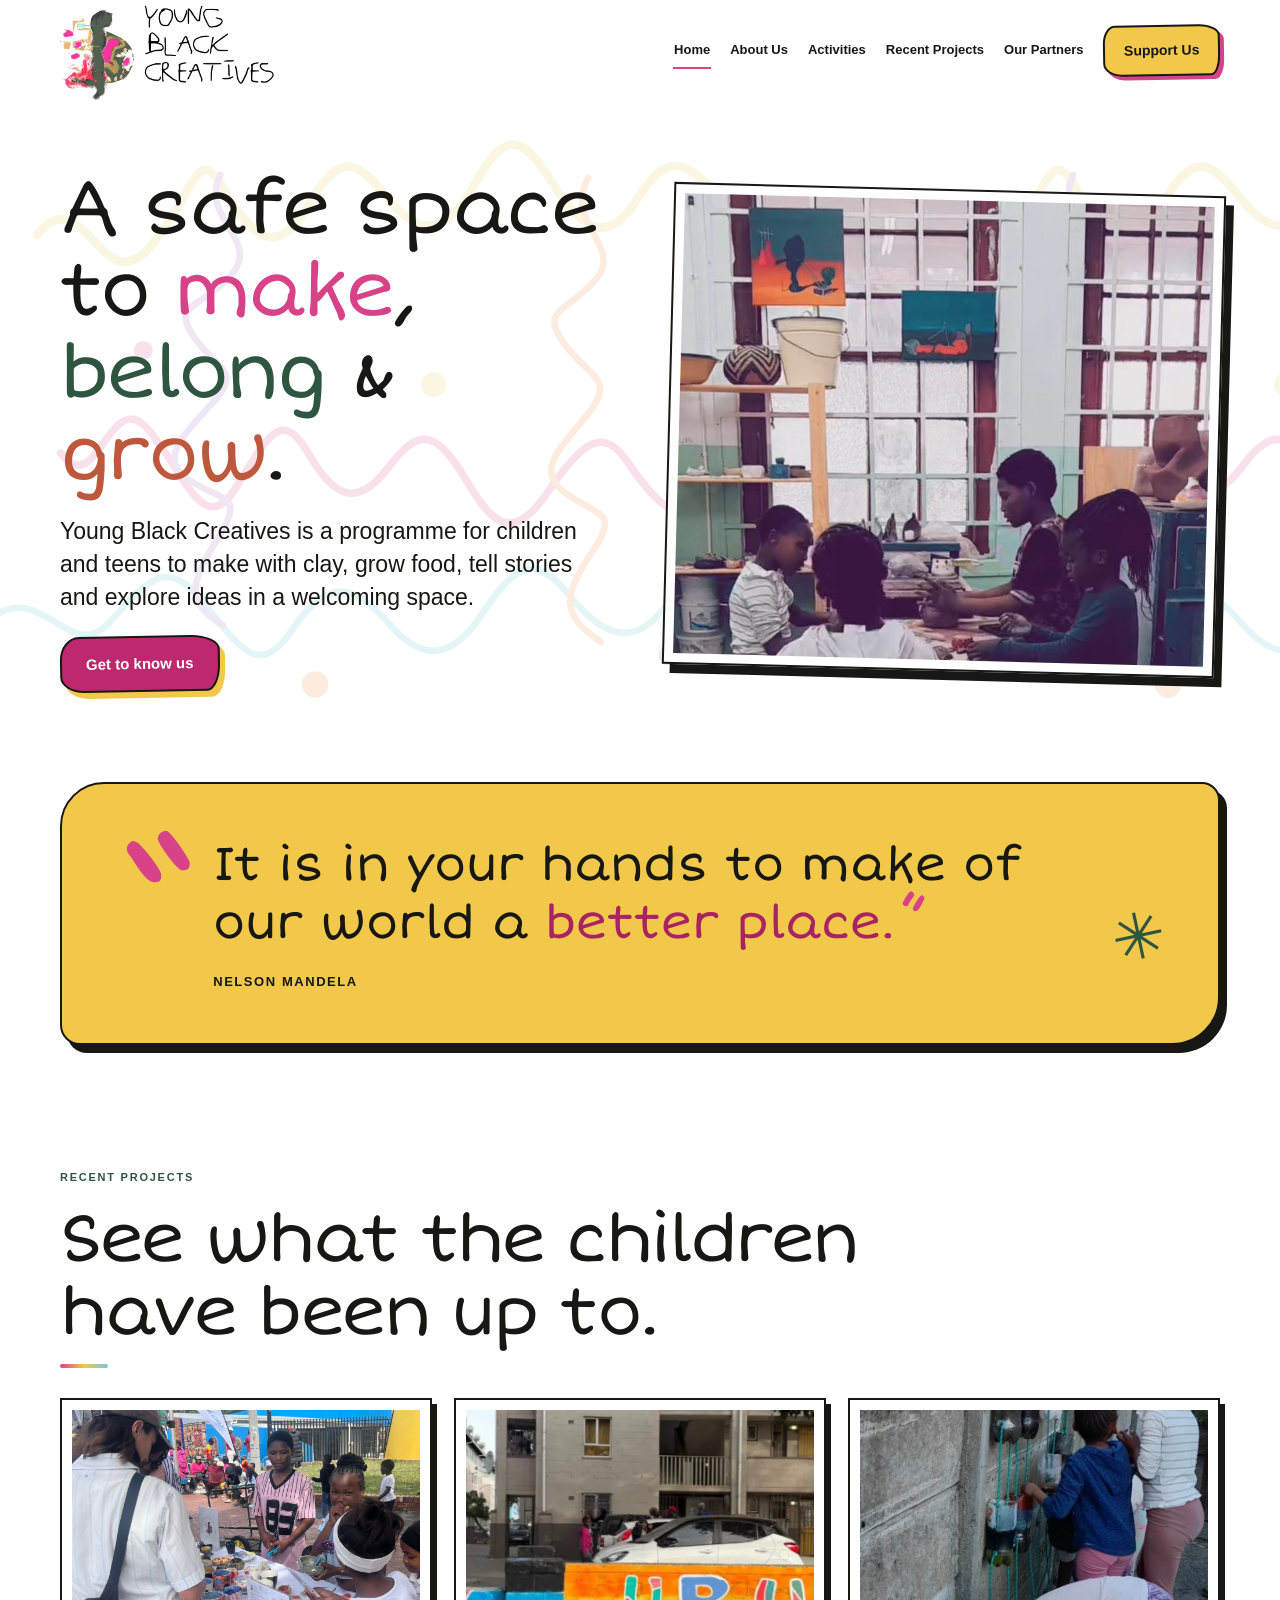
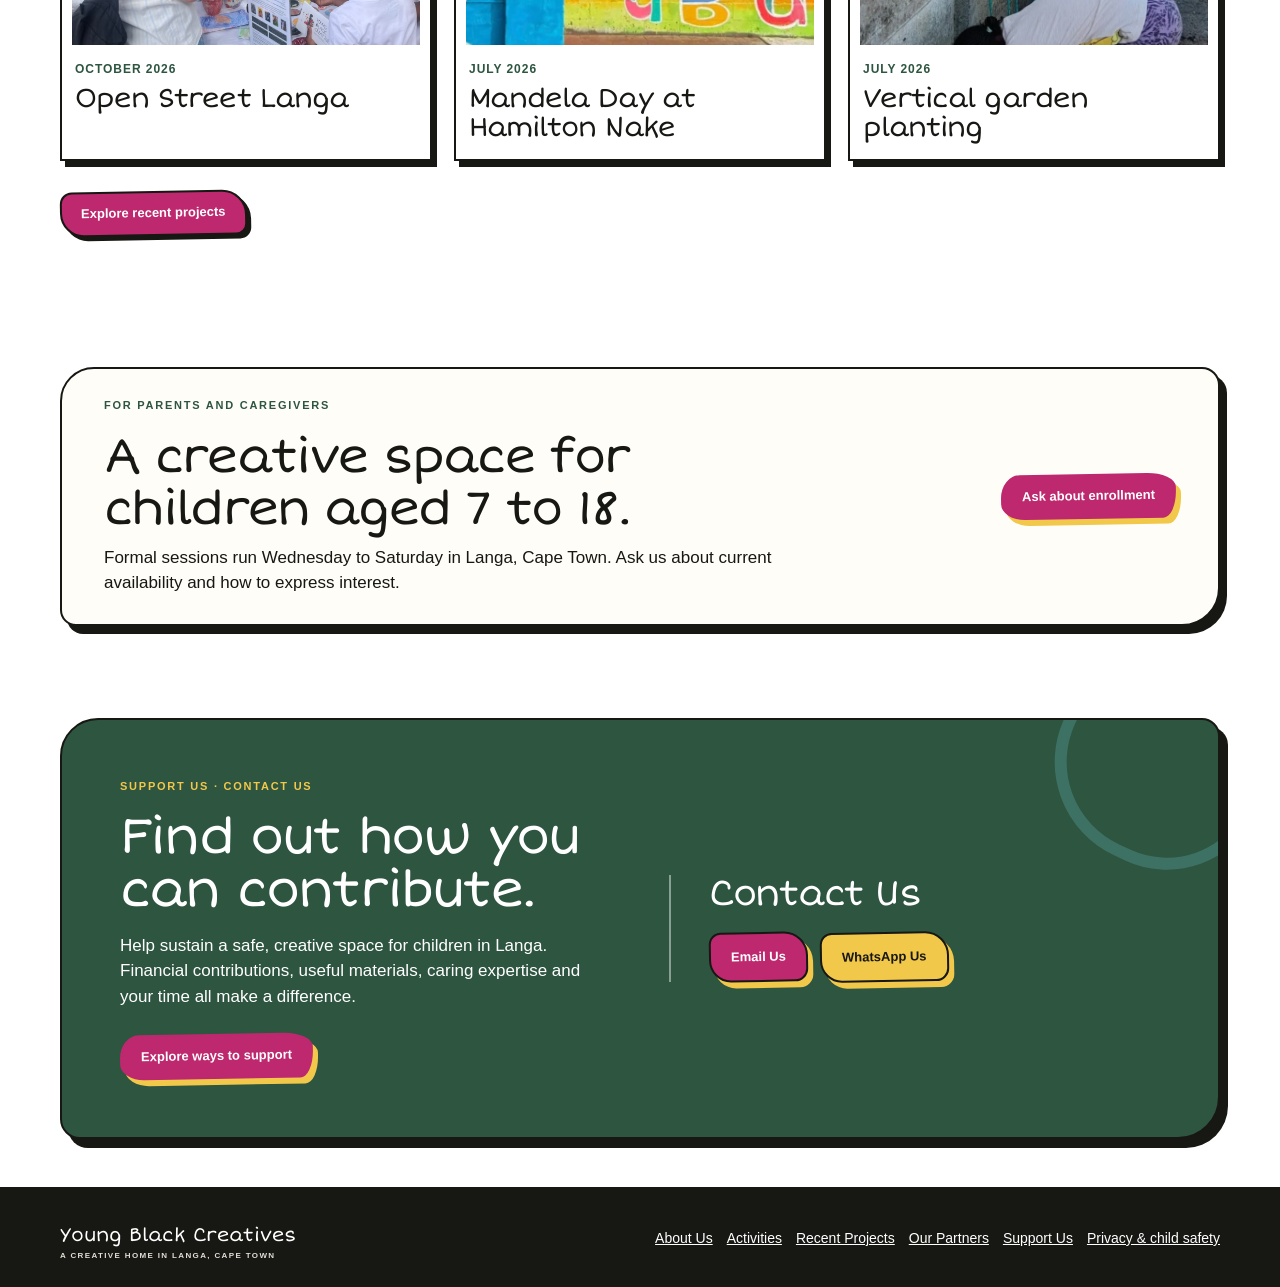
<file: render-site/index.html>
<!doctype html>
<html lang="en">
<head>
<link rel="icon" type="image/png" href="assets/young-black-creatives-favicon.png">
<meta charset="utf-8">
<meta name="viewport" content="width=device-width, initial-scale=1">
<meta name="description" content="Young Black Creatives is a creative programme for children in Langa, Cape Town, exploring clay, gardening, art and storytelling.">
<meta name="theme-color" content="#ffffff">
<title>A creative home in Langa | Young Black Creatives</title>
<link rel="stylesheet" href="site.css">
</head>
<body>
<a class="skip-link" href="#main-content">Skip to main content</a>
<header class="site-header">
<div class="wrap header-inner">
<a class="brand" href="/" aria-label="Young Black Creatives home"><img class="brand-logo" src="assets/young-black-creatives-logo.png" alt="Young Black Creatives"></a>
<nav class="nav" aria-label="Main navigation"><a class="nav-home" href="index.html" aria-label="Home" aria-current="page">Home</a>
<a href="about-us.html">About Us</a><a href="activities.html">Activities</a><a href="recent-projects.html">Recent Projects</a><a href="our-partners.html">Our Partners</a><a class="nav-cta" href="support-us.html">Support Us</a>
</nav>
</div>
</header>
<main id="main-content">
<section class="hero home-hero">
<div class="wrap hero-grid">
<div>

<h1>A safe space to <span class="make">make</span>, <span class="belong">belong</span> &amp; <span class="grow">grow</span>.</h1>
<p class="hero-lede">Young Black Creatives is a programme for children and teens to make with clay, grow food, tell stories and explore ideas in a welcoming space.</p>
<div class="button-row"><a class="button home-primary" href="about-us.html">Get to know us</a></div>
</div>
<figure class="home-feature-photo"><img src="assets/images/grounded-practice-studio.jpg" alt="Children working together on artwork around a studio table"></figure>
</div>
</section>
<section class="mandela-quote-section"><div class="wrap"><div class="mandela-quote-card"><span class="mandela-quote-mark" aria-hidden="true">“</span><blockquote><p>It is in your hands to make of our world a <span>better place.</span><span class="mandela-quote-end" aria-hidden="true">”</span></p><cite>Nelson Mandela</cite></blockquote><span class="mandela-quote-spark" aria-hidden="true">✳</span></div></div></section>
<section class="section home-projects">
<div class="wrap">
<p class="eyebrow">Recent projects</p>
<h2 class="section-title">See what the children have been up to.</h2>
<div class="home-project-grid">
<a class="home-project-card" href="recent-projects.html#open-street-langa-2026">
<img src="assets/images/open-street-langa-market.jpg" alt="Children showing their handmade ceramic pieces at a market stall during Open Street Langa">
<span class="home-project-date">October 2026</span><h3>Open Street Langa</h3>
</a>
<a class="home-project-card" href="recent-projects.html#mandela-day-2026">
<img src="assets/images/langa-community-mural.jpg" alt="Colorful UBU mural on a community wall in Langa">
<span class="home-project-date">July 2026</span><h3>Mandela Day at Hamilton Nake</h3>
</a>
<a class="home-project-card" href="recent-projects.html#vertical-garden-2026">
<img src="assets/images/vertical-garden.jpg" alt="Children working together on a vertical garden">
<span class="home-project-date">July 2026</span><h3>Vertical garden planting</h3>
</a>
</div>
<a class="button home-project-link" href="recent-projects.html">Explore recent projects</a>
</div>
</section>
<section class="home-enrollment" aria-labelledby="home-enrollment-title"><div class="wrap home-enrollment-inner"><div><p class="eyebrow">For parents and caregivers</p><h2 id="home-enrollment-title">A creative space for children aged 7 to 18.</h2><p>Formal sessions run Wednesday to Saturday in Langa, Cape Town. Ask us about current availability and how to express interest.</p></div><a class="button home-enrollment-button" href="mailto:youngblackcreativesct@gmail.com?subject=Enquiry%20about%20joining%20the%20programme&amp;body=Hello%20Lungiswa%2C%0A%0AI%E2%80%99m%20interested%20in%20the%20programme%20for%20my%20child.%20Could%20you%20please%20share%20information%20about%20current%20availability%20and%20next%20steps%3F%0A%0AThank%20you.">Ask about enrollment</a></div></section>
<section class="universal-contact" id="contact"><div class="wrap contact-support-layout"><div class="contact-support-copy"><p class="eyebrow">Support Us · Contact Us</p><h2>Find out how you can contribute.</h2><p>Help sustain a safe, creative space for children in Langa. Financial contributions, useful materials, caring expertise and your time all make a difference.</p><a class="button contact-support-cta" href="support-us.html">Explore ways to support</a></div><div class="contact-support-details"><h3>Contact Us</h3><div class="contact-shortcuts"><a class="button contact-email-button" href="mailto:youngblackcreativesct@gmail.com?subject=Young%20Black%20Creatives%20enquiry">Email Us</a><a class="button contact-whatsapp-button" href="https://wa.me/27678185313">WhatsApp Us</a></div></div></div></div></section>
</main>
<footer class="footer"><div class="wrap"><div class="footer-top"><div class="wordmark">Young Black Creatives<small>A creative home in Langa, Cape Town</small></div><nav class="footer-nav" aria-label="Footer navigation"><a href="about-us.html">About Us</a><a href="activities.html">Activities</a><a href="recent-projects.html">Recent Projects</a><a href="our-partners.html">Our Partners</a><a href="support-us.html">Support Us</a><a href="privacy-child-safety.html">Privacy &amp; child safety</a></nav></div></div></footer>
</body>
</html>
</file>
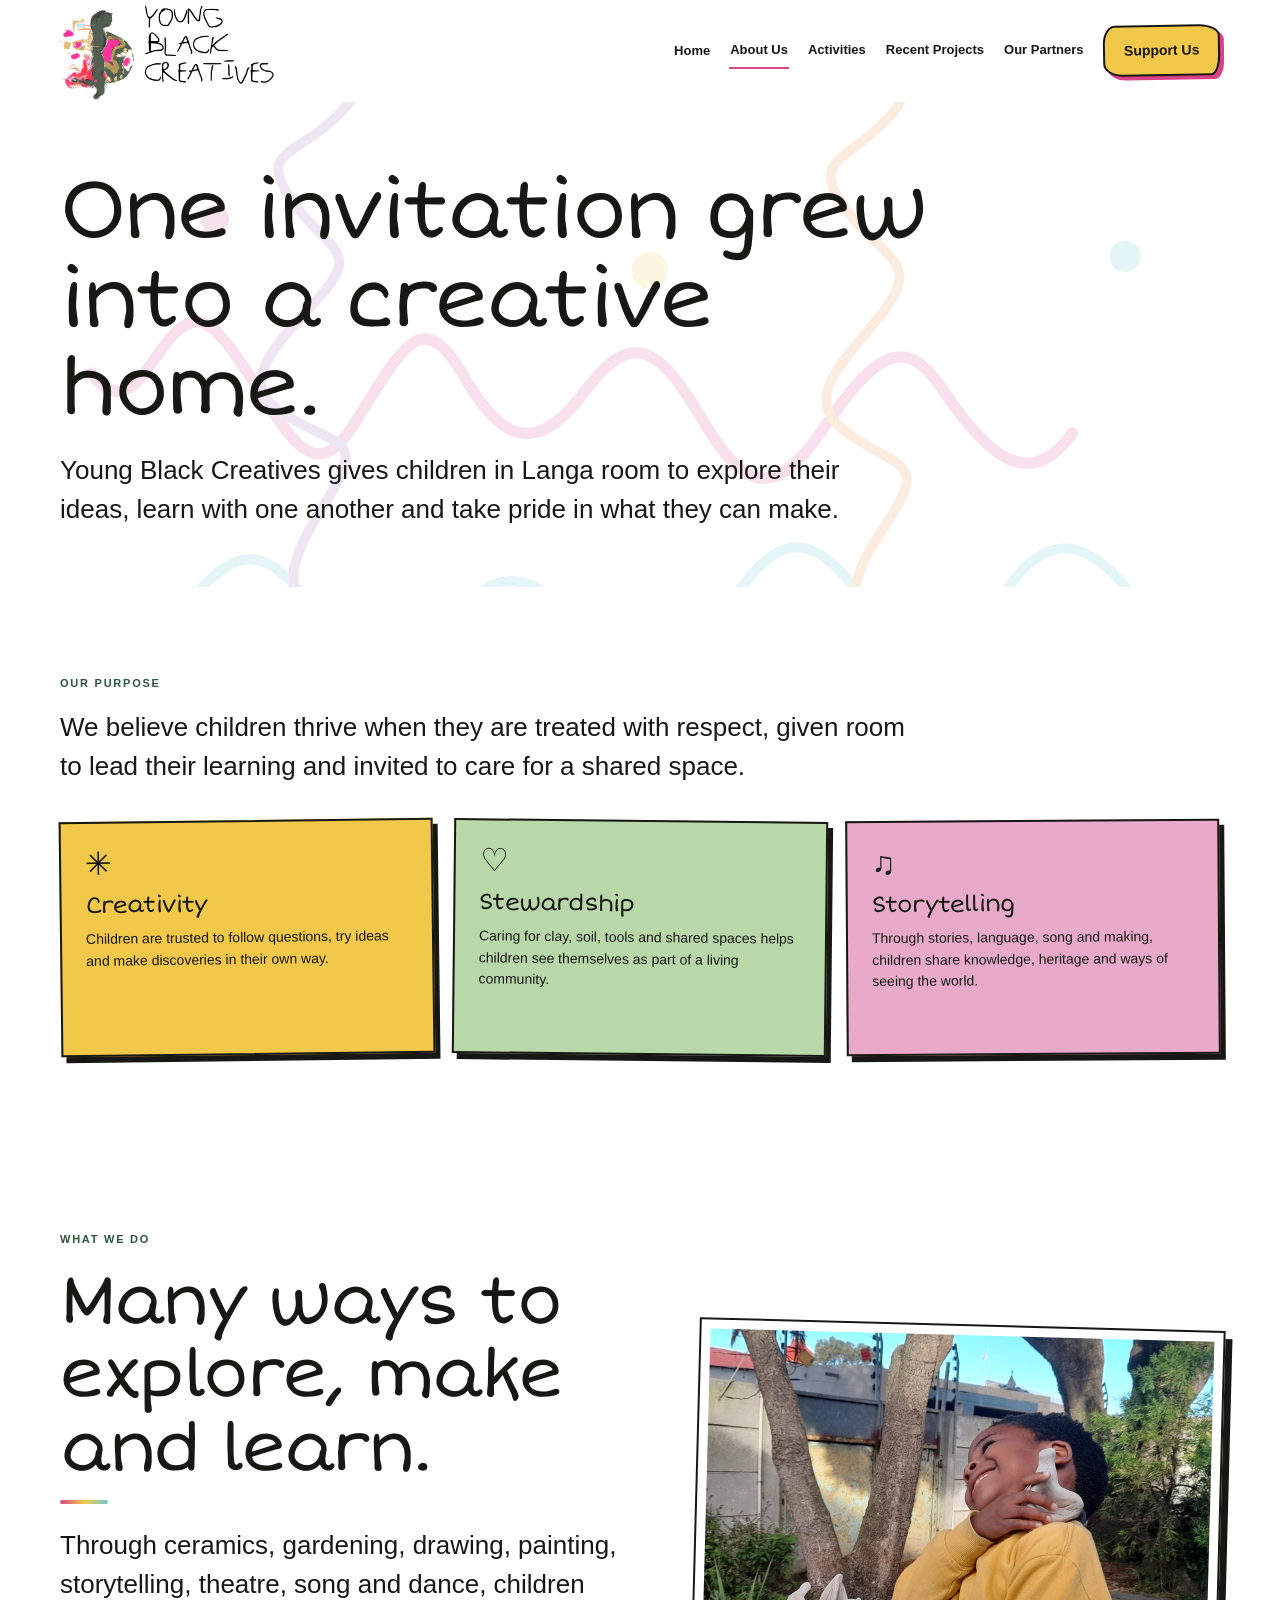
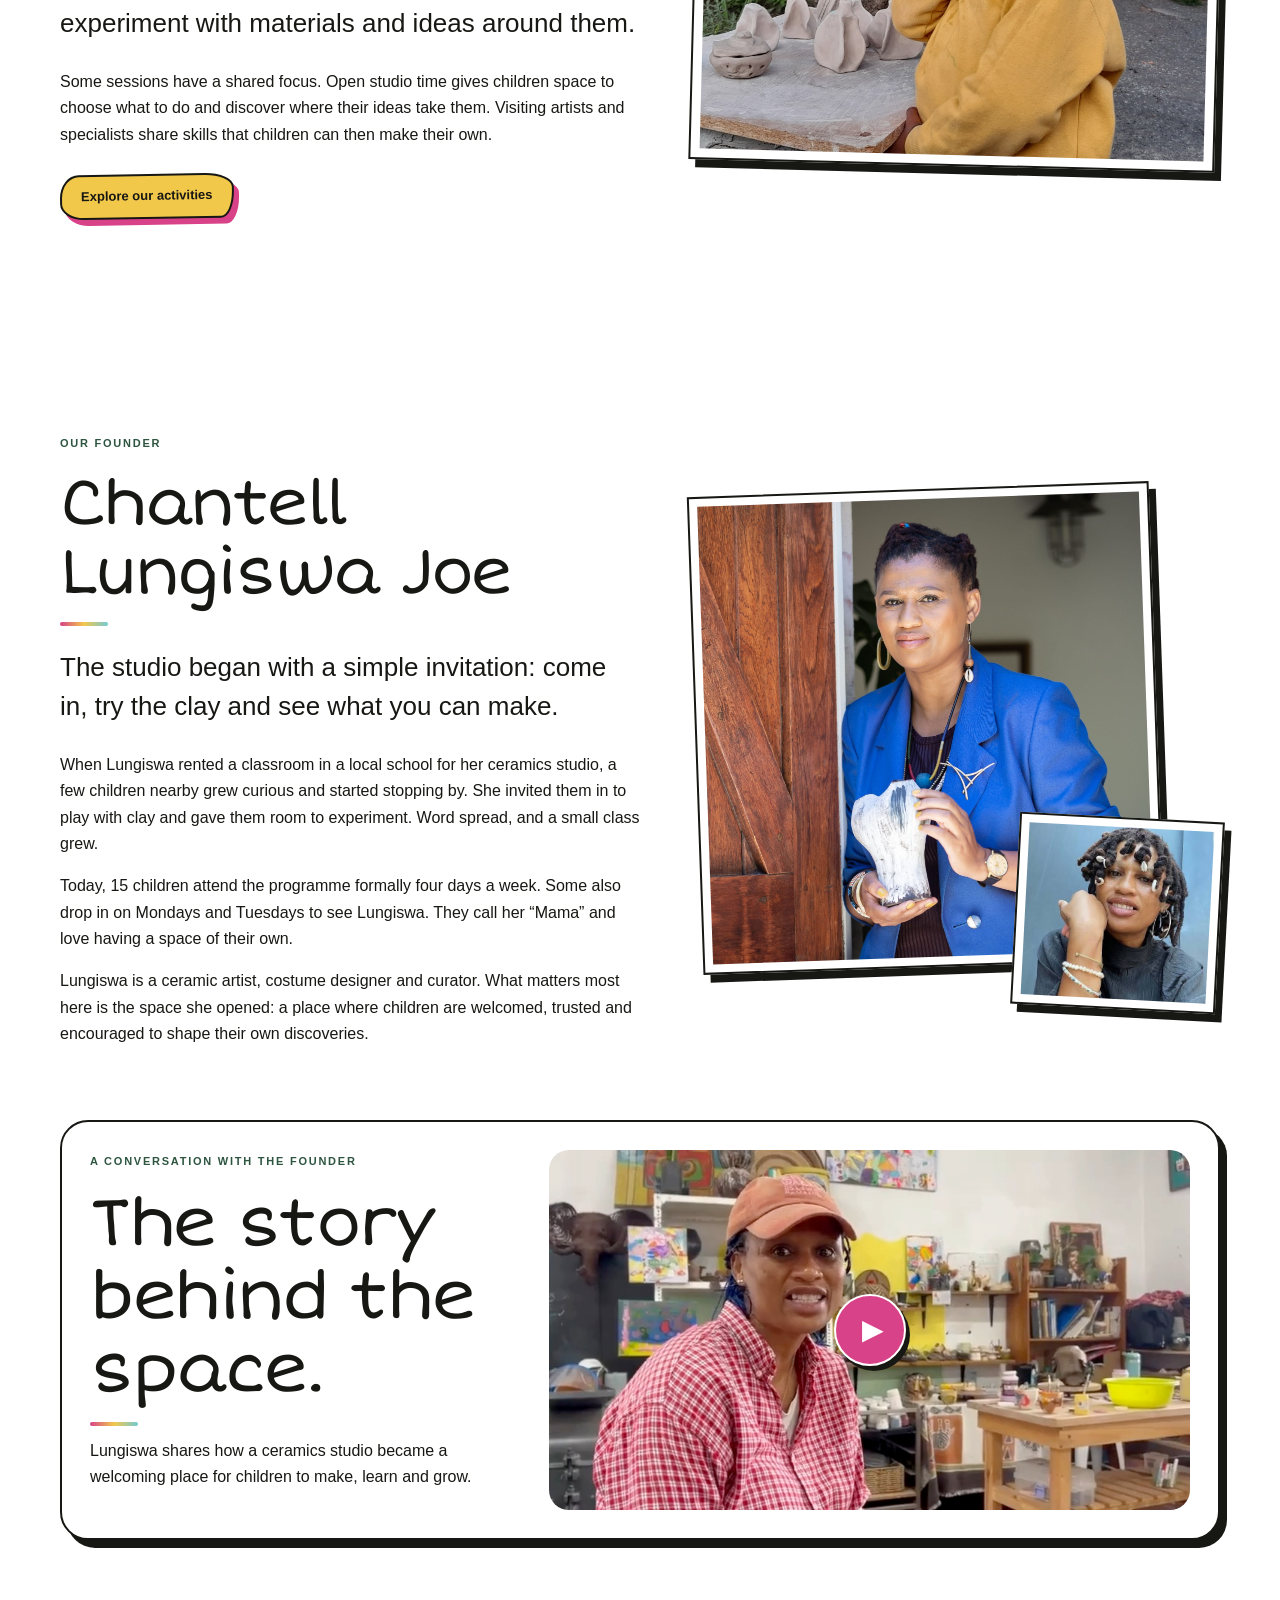
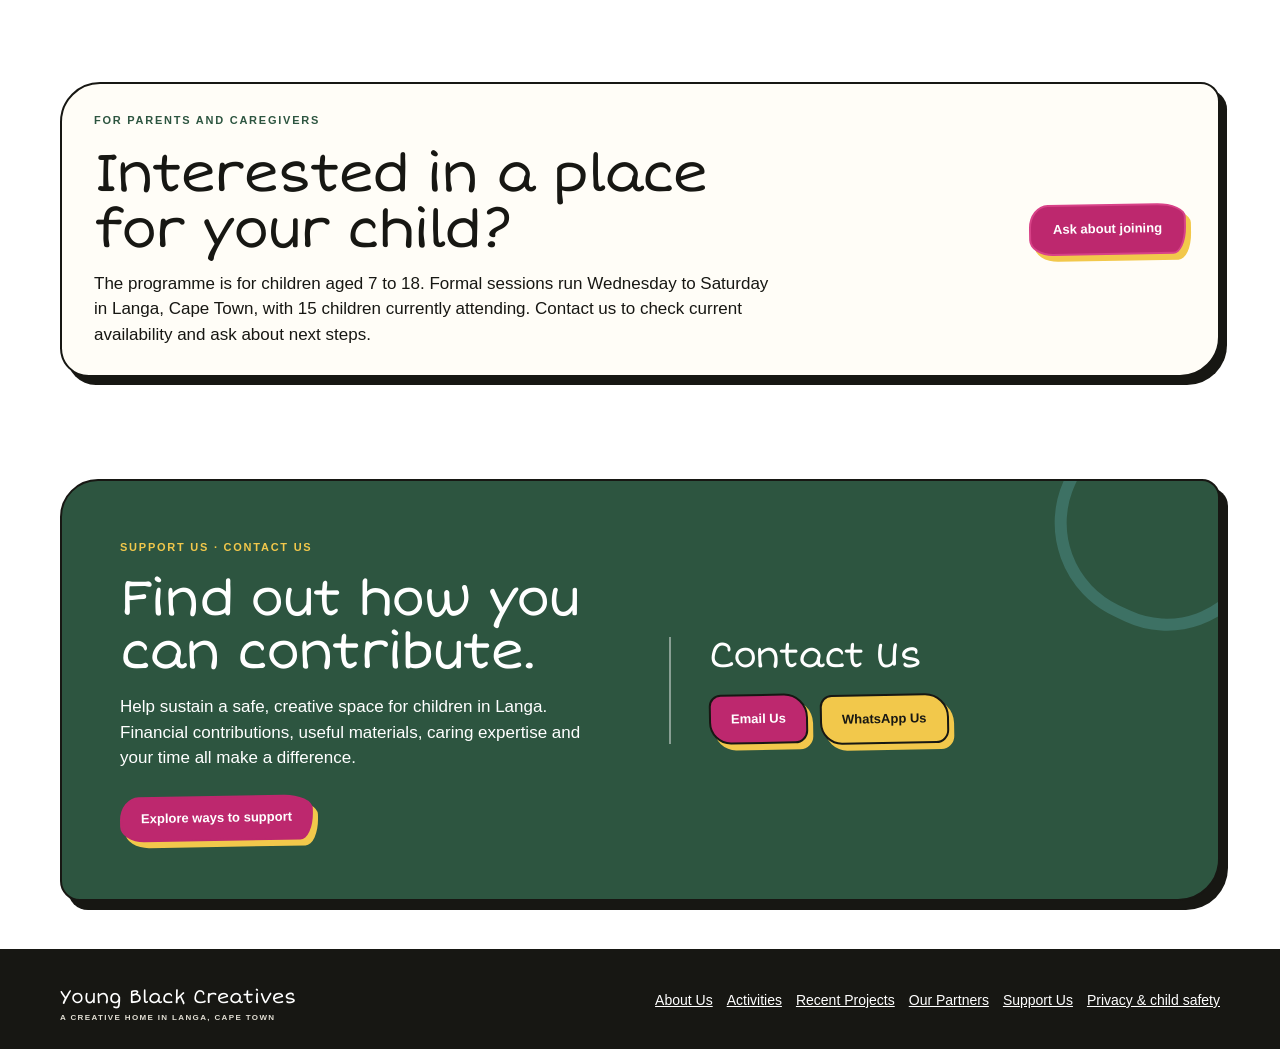
<file: render-site/about-us.html>
<!doctype html>
<html lang="en">
<head>
<link rel="icon" type="image/png" href="assets/young-black-creatives-favicon.png">
  <meta charset="utf-8">
  <meta name="viewport" content="width=device-width, initial-scale=1">
  <meta name="description" content="Young Black Creatives creates a safe, welcoming space in Langa where children can make, belong and grow.">
  <meta name="theme-color" content="#ffffff">
  <title>About Us | Young Black Creatives</title>
  <link rel="stylesheet" href="site.css">
</head>
<body>
<a class="skip-link" href="#main-content">Skip to main content</a>
  <header class="site-header">
    <div class="wrap header-inner">
      <a class="brand" href="/" aria-label="Young Black Creatives home"><img class="brand-logo" src="assets/young-black-creatives-logo.png" alt="Young Black Creatives"></a>
      <nav class="nav" aria-label="Main navigation"><a class="nav-home" href="index.html" aria-label="Home">Home</a>
        <a href="about-us.html" aria-current="page">About Us</a><a href="activities.html">Activities</a><a href="recent-projects.html">Recent Projects</a><a href="our-partners.html">Our Partners</a><a class="nav-cta" href="support-us.html">Support Us</a>
      </nav>
    </div>
  </header>
  <main id="main-content">
    <section class="page-hero">
      <div class="wrap">
        
        <h1>One invitation grew into a creative home.</h1>
        <p class="lead">Young Black Creatives gives children in Langa room to explore their ideas, learn with one another and take pride in what they can make.</p>
      </div>
    </section>

    <section class="section" id="purpose">
      <div class="wrap">
        <p class="eyebrow">Our purpose</p>
        <p class="lead">We believe children thrive when they are treated with respect, given room to lead their learning and invited to care for a shared space.</p>
        <div class="three-cards about-principles">
          <article class="color-card"><div class="card-symbol" aria-hidden="true">✳</div><h3>Creativity</h3><p>Children are trusted to follow questions, try ideas and make discoveries in their own way.</p></article>
          <article class="color-card"><div class="card-symbol" aria-hidden="true">♡</div><h3>Stewardship</h3><p>Caring for clay, soil, tools and shared spaces helps children see themselves as part of a living community.</p></article>
          <article class="color-card"><div class="card-symbol" aria-hidden="true">♫</div><h3>Storytelling</h3><p>Through stories, language, song and making, children share knowledge, heritage and ways of seeing the world.</p></article>
        </div>
      </div>
    </section>

    <section class="section about-approach" id="what-we-do">
      <div class="wrap about-work-grid">
        <div class="about-approach-intro">
          <p class="eyebrow">What we do</p>
          <h2 class="section-title">Many ways to explore, make and learn.</h2>
          <p class="lead">Through ceramics, gardening, drawing, painting, storytelling, theatre, song and dance, children experiment with materials and ideas around them.</p>
          <p class="copy">Some sessions have a shared focus. Open studio time gives children space to choose what to do and discover where their ideas take them. Visiting artists and specialists share skills that children can then make their own.</p>
          <a class="button sun" href="activities.html">Explore our activities</a>
        </div>
        <figure class="about-work-photo"><img src="assets/images/about-child-finished-ceramics.jpg" alt="A child outdoors smiles while holding a finished clay sculpture"></figure>
      </div>
    </section>

    <section class="section founder-section" id="founder">
      <div class="wrap founder-grid">
        <div class="founder-copy">
          <p class="eyebrow">Our founder</p>
          <h2 class="section-title">Chantell Lungiswa Joe</h2>
          <p class="lead">The studio began with a simple invitation: come in, try the clay and see what you can make.</p>
          <p>When Lungiswa rented a classroom in a local school for her ceramics studio, a few children nearby grew curious and started stopping by. She invited them in to play with clay and gave them room to experiment. Word spread, and a small class grew.</p>
          <p>Today, 15 children attend the programme formally four days a week. Some also drop in on Mondays and Tuesdays to see Lungiswa. They call her “Mama” and love having a space of their own.</p>
          <p>Lungiswa is a ceramic artist, costume designer and curator. What matters most here is the space she opened: a place where children are welcomed, trusted and encouraged to shape their own discoveries.</p>
        </div>
        <div class="founder-portraits">
          <figure class="founder-portrait founder-portrait-main"><img src="assets/images/chantell-lungiswa-joe.jpg" alt="Founder Chantell Lungiswa Joe"></figure>
          <figure class="founder-portrait founder-portrait-detail"><img src="assets/images/chantell-lungiswa-joe-studio.jpg" alt="Portrait of artist Chantell Lungiswa Joe"></figure>
        </div>
      </div>
      <div class="wrap founder-interview">
        <div class="founder-interview-copy">
          <p class="eyebrow">A conversation with the founder</p>
          <h2 class="section-title">The story behind the space.</h2>
          <p class="copy" id="founder-interview-description">Lungiswa shares how a ceramics studio became a welcoming place for children to make, learn and grow.</p>
        </div>
        <a class="founder-interview-poster" href="https://youtu.be/N8T4CAtWcYE" data-youtube-id="N8T4CAtWcYE" aria-label="Play the founder interview on YouTube">
          <img src="assets/images/founder-interview-poster.jpg" alt="">
          <span class="founder-interview-play" aria-hidden="true">▶</span>
        </a>
      </div>
    </section>

    <section class="enrol-interest" aria-labelledby="enrol-interest-title">
      <div class="wrap enrol-interest-inner">
        <div><p class="eyebrow">For parents and caregivers</p><h2 id="enrol-interest-title">Interested in a place for your child?</h2><p>The programme is for children aged 7 to 18. Formal sessions run Wednesday to Saturday in Langa, Cape Town, with 15 children currently attending. Contact us to check current availability and ask about next steps.</p></div>
        <a class="button enrol-interest-button" href="mailto:youngblackcreativesct@gmail.com?subject=Enquiry%20about%20joining%20the%20programme&amp;body=Hello%20Lungiswa%2C%0A%0AI%E2%80%99m%20interested%20in%20the%20programme%20for%20my%20child.%20Could%20you%20please%20share%20information%20about%20availability%20and%20the%20next%20steps%3F%0A%0AThank%20you.">Ask about joining</a>
      </div>
    </section>
  <section class="universal-contact" id="contact"><div class="wrap contact-support-layout"><div class="contact-support-copy"><p class="eyebrow">Support Us · Contact Us</p><h2>Find out how you can contribute.</h2><p>Help sustain a safe, creative space for children in Langa. Financial contributions, useful materials, caring expertise and your time all make a difference.</p><a class="button contact-support-cta" href="support-us.html">Explore ways to support</a></div><div class="contact-support-details"><h3>Contact Us</h3><div class="contact-shortcuts"><a class="button contact-email-button" href="mailto:youngblackcreativesct@gmail.com?subject=Young%20Black%20Creatives%20enquiry">Email Us</a><a class="button contact-whatsapp-button" href="https://wa.me/27678185313">WhatsApp Us</a></div></div></div></div></section>
</main>
  <footer class="footer">
    <div class="wrap"><div class="footer-top">
      <div class="wordmark">Young Black Creatives<small>A creative home in Langa, Cape Town</small></div>
      <nav class="footer-nav" aria-label="Footer navigation"><a href="about-us.html">About Us</a><a href="activities.html">Activities</a><a href="recent-projects.html">Recent Projects</a><a href="our-partners.html">Our Partners</a><a href="support-us.html">Support Us</a><a href="privacy-child-safety.html">Privacy &amp; child safety</a></nav>
    </div></div>
  </footer>
  <script>
    document.querySelectorAll('.founder-interview-poster[data-youtube-id]').forEach((poster) => {
      poster.addEventListener('click', (event) => {
        event.preventDefault();
        const player = document.createElement('iframe');
        player.className = 'founder-interview-video';
        player.title = 'Conversation with the founder of Young Black Creatives';
        player.src = `https://www.youtube-nocookie.com/embed/${poster.dataset.youtubeId}?autoplay=1&rel=0`;
        player.allow = 'accelerometer; autoplay; clipboard-write; encrypted-media; gyroscope; picture-in-picture; web-share';
        player.allowFullscreen = true;
        player.referrerPolicy = 'strict-origin-when-cross-origin';
        poster.replaceWith(player);
      });
    });
  </script>
</body>
</html>
</file>
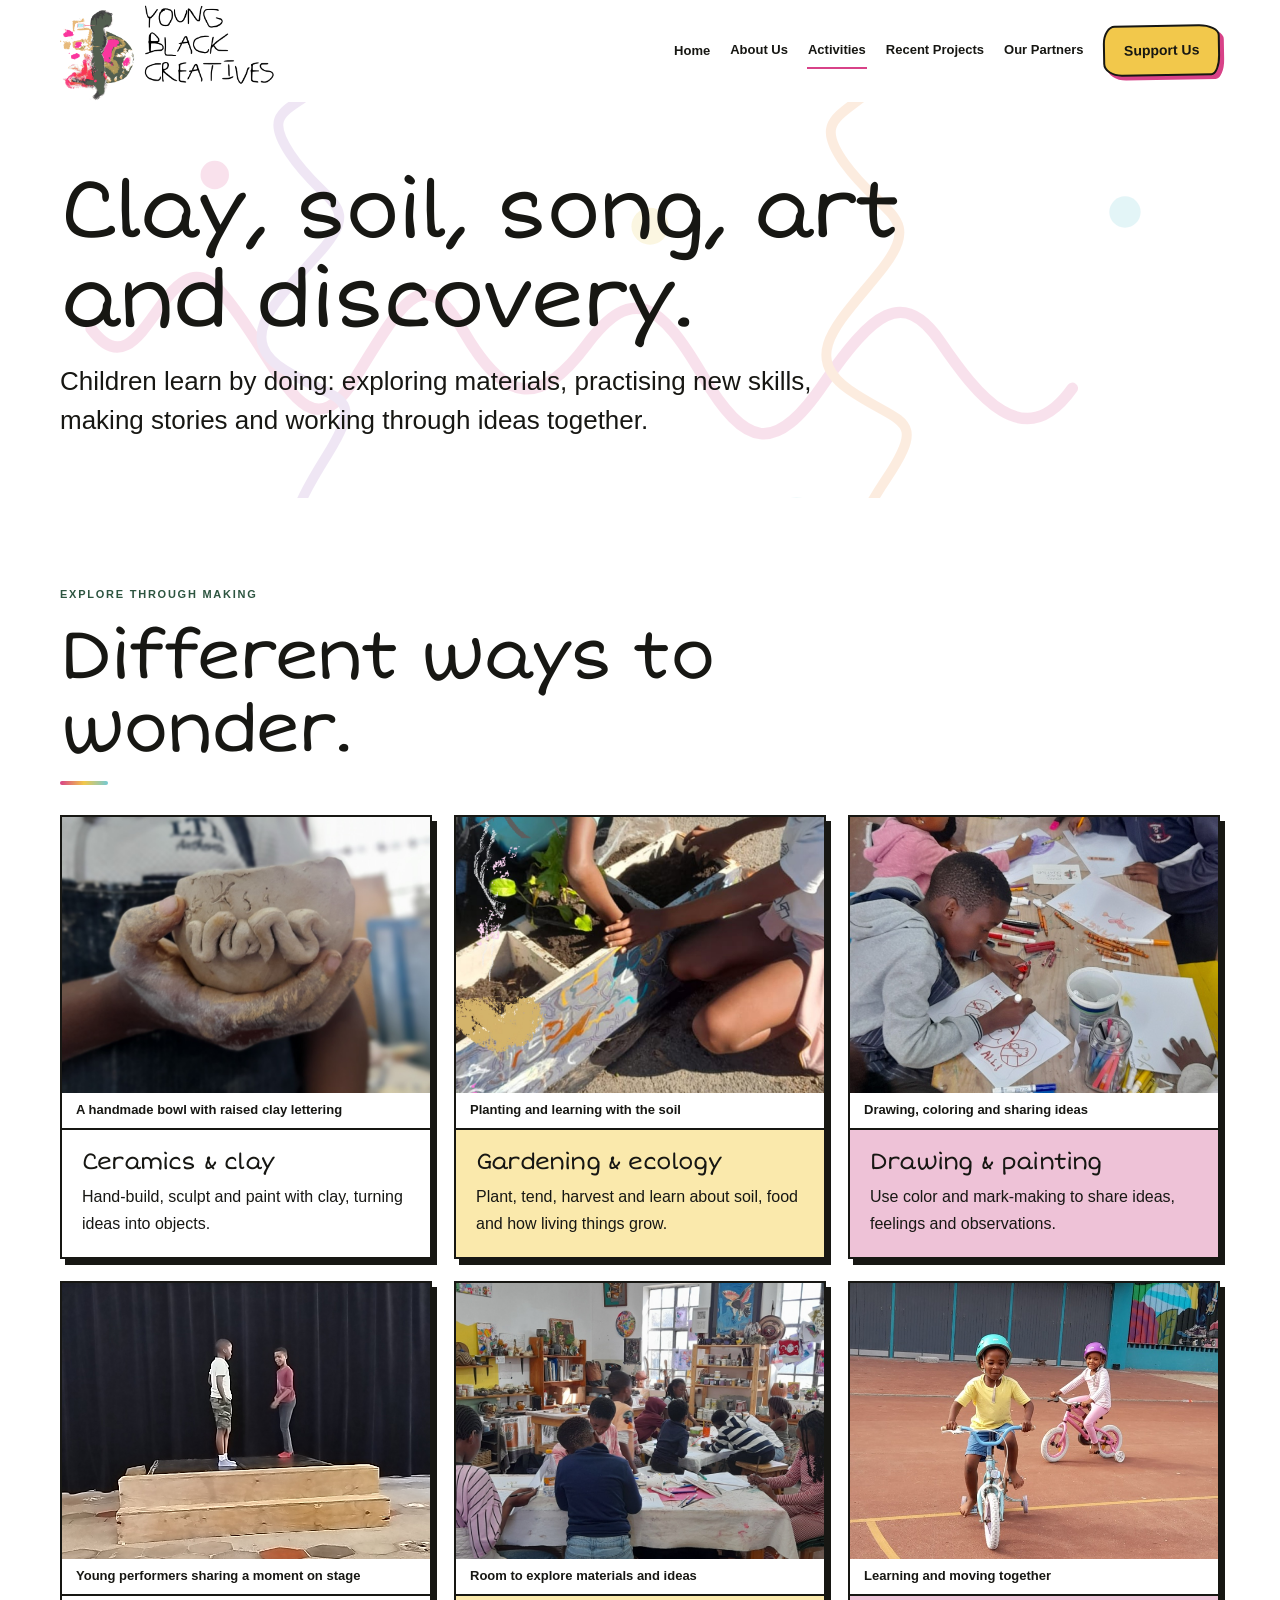
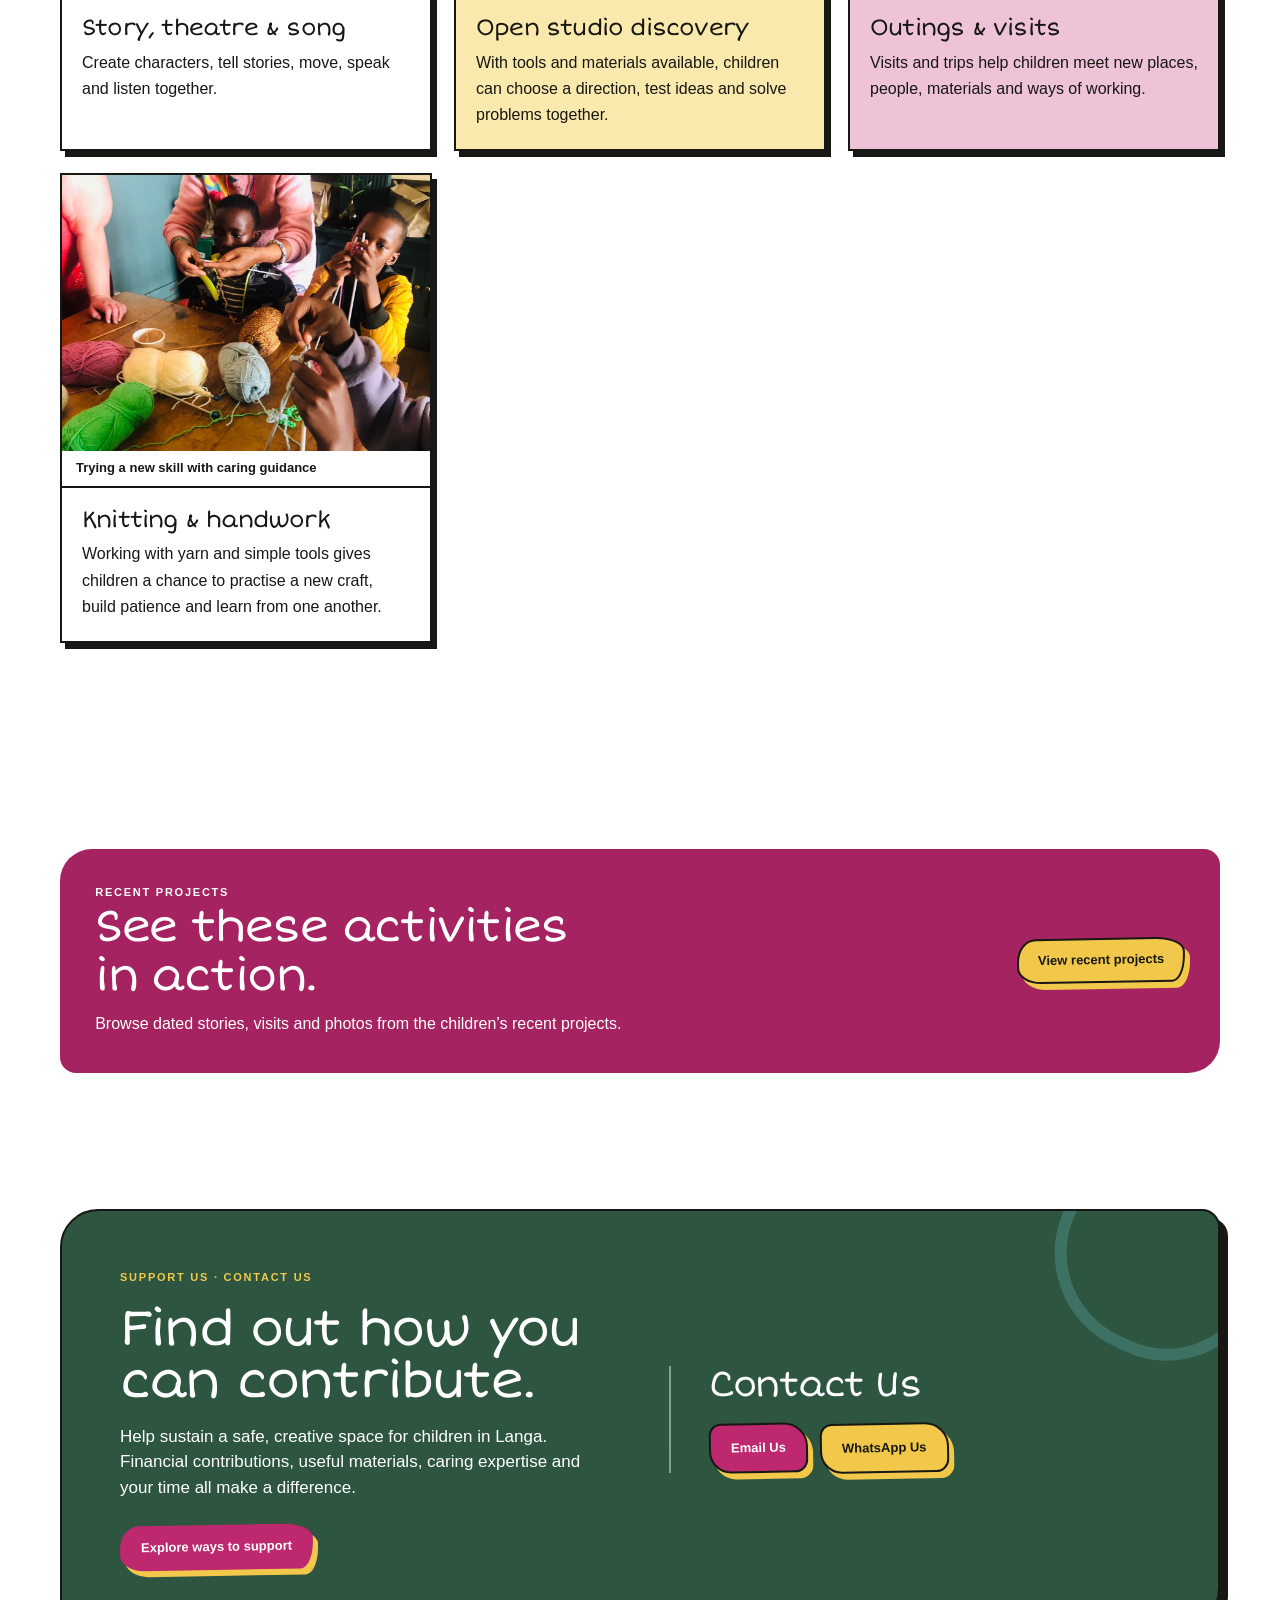
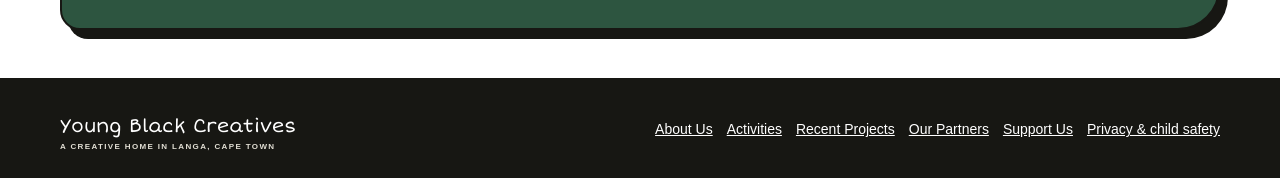
<file: render-site/activities.html>
<!doctype html><html lang="en"><head><meta charset="utf-8"><meta name="viewport" content="width=device-width, initial-scale=1"><meta name="description" content="Explore the creative, gardening, storytelling and discovery activities offered to children in Langa."><meta name="theme-color" content="#ffffff">
<link rel="icon" type="image/png" href="assets/young-black-creatives-favicon.png"><title>Activities | Young Black Creatives</title><link rel="stylesheet" href="site.css"></head><body>
<a class="skip-link" href="#main-content">Skip to main content</a><header class="site-header"><div class="wrap header-inner"><a class="brand" href="/" aria-label="Young Black Creatives home"><img class="brand-logo" src="assets/young-black-creatives-logo.png" alt="Young Black Creatives"></a><nav class="nav" aria-label="Main navigation"><a class="nav-home" href="index.html" aria-label="Home">Home</a><a href="about-us.html">About Us</a><a href="activities.html" aria-current="page">Activities</a><a href="recent-projects.html">Recent Projects</a><a href="our-partners.html">Our Partners</a><a class="nav-cta" href="support-us.html">Support Us</a></nav></div></header><main id="main-content"><section class="page-hero"><div class="wrap"><h1>Clay, soil, song, art and discovery.</h1><p class="lead">Children learn by doing: exploring materials, practising new skills, making stories and working through ideas together.</p></div></section><section class="section"><div class="wrap"><p class="eyebrow">Explore through making</p><h2 class="section-title">Different ways to wonder.</h2><div class="activities-list">
<article class="activity-photo-card"><figure><img src="assets/images/activity-ceramics-finished.jpg" alt="A child holds a handmade clay bowl with raised lettering" loading="lazy" decoding="async"><figcaption>A handmade bowl with raised clay lettering</figcaption></figure><div><h3>Ceramics &amp; clay</h3><p>Hand-build, sculpt and paint with clay, turning ideas into objects.</p></div></article>
<article class="activity-photo-card"><figure><img src="assets/images/activity-gardening.jpg" alt="Children work together to plant in a garden bed" loading="lazy" decoding="async"><figcaption>Planting and learning with the soil</figcaption></figure><div><h3>Gardening &amp; ecology</h3><p>Plant, tend, harvest and learn about soil, food and how living things grow.</p></div></article>
<article class="activity-photo-card"><figure><img src="assets/images/activity-drawing.jpg" alt="Children draw and color together around a studio table" loading="lazy" decoding="async"><figcaption>Drawing, coloring and sharing ideas</figcaption></figure><div><h3>Drawing &amp; painting</h3><p>Use color and mark-making to share ideas, feelings and observations.</p></div></article>
<article class="activity-photo-card"><figure><img src="assets/images/activity-theatre.jpg" alt="Two young performers act together on a small stage" loading="lazy" decoding="async"><figcaption>Young performers sharing a moment on stage</figcaption></figure><div><h3>Story, theatre &amp; song</h3><p>Create characters, tell stories, move, speak and listen together.</p></div></article>
<article class="activity-photo-card"><figure><img src="assets/images/activity-open-studio.jpg" alt="Children make art together in the busy studio" loading="lazy" decoding="async"><figcaption>Room to explore materials and ideas</figcaption></figure><div><h3>Open studio discovery</h3><p>With tools and materials available, children can choose a direction, test ideas and solve problems together.</p></div></article>
<article class="activity-photo-card"><figure><img src="assets/images/activity-biking.jpg" alt="Two children ride bicycles beneath a colorful community mural" loading="lazy" decoding="async"><figcaption>Learning and moving together</figcaption></figure><div><h3>Outings &amp; visits</h3><p>Visits and trips help children meet new places, people, materials and ways of working.</p></div></article>
<article class="activity-photo-card"><figure><img src="assets/images/activity-knitting.jpg" alt="Children learn knitting with an adult using colorful wool" loading="lazy" decoding="async"><figcaption>Trying a new skill with caring guidance</figcaption></figure><div><h3>Knitting &amp; handwork</h3><p>Working with yarn and simple tools gives children a chance to practise a new craft, build patience and learn from one another.</p></div></article>
</div>
</div></section><section class="section activity-path" aria-labelledby="recent-projects-heading"><div class="wrap activity-path-inner"><div><p class="eyebrow">Recent projects</p><h2 id="recent-projects-heading">See these activities in action.</h2><p>Browse dated stories, visits and photos from the children’s recent projects.</p></div><a class="button" href="recent-projects.html">View recent projects</a></div></section><section class="universal-contact" id="contact"><div class="wrap contact-support-layout"><div class="contact-support-copy"><p class="eyebrow">Support Us · Contact Us</p><h2>Find out how you can contribute.</h2><p>Help sustain a safe, creative space for children in Langa. Financial contributions, useful materials, caring expertise and your time all make a difference.</p><a class="button contact-support-cta" href="support-us.html">Explore ways to support</a></div><div class="contact-support-details"><h3>Contact Us</h3><div class="contact-shortcuts"><a class="button contact-email-button" href="mailto:youngblackcreativesct@gmail.com?subject=Young%20Black%20Creatives%20enquiry">Email Us</a><a class="button contact-whatsapp-button" href="https://wa.me/27678185313">WhatsApp Us</a></div></div></div></div></section>
</main><footer class="footer"><div class="wrap"><div class="footer-top"><div class="wordmark">Young Black Creatives<small>A creative home in Langa, Cape Town</small></div><nav class="footer-nav" aria-label="Footer navigation"><a href="about-us.html">About Us</a><a href="activities.html">Activities</a><a href="recent-projects.html">Recent Projects</a><a href="our-partners.html">Our Partners</a><a href="support-us.html">Support Us</a><a href="privacy-child-safety.html">Privacy &amp; child safety</a></nav></div></div></footer></body></html>
</file>
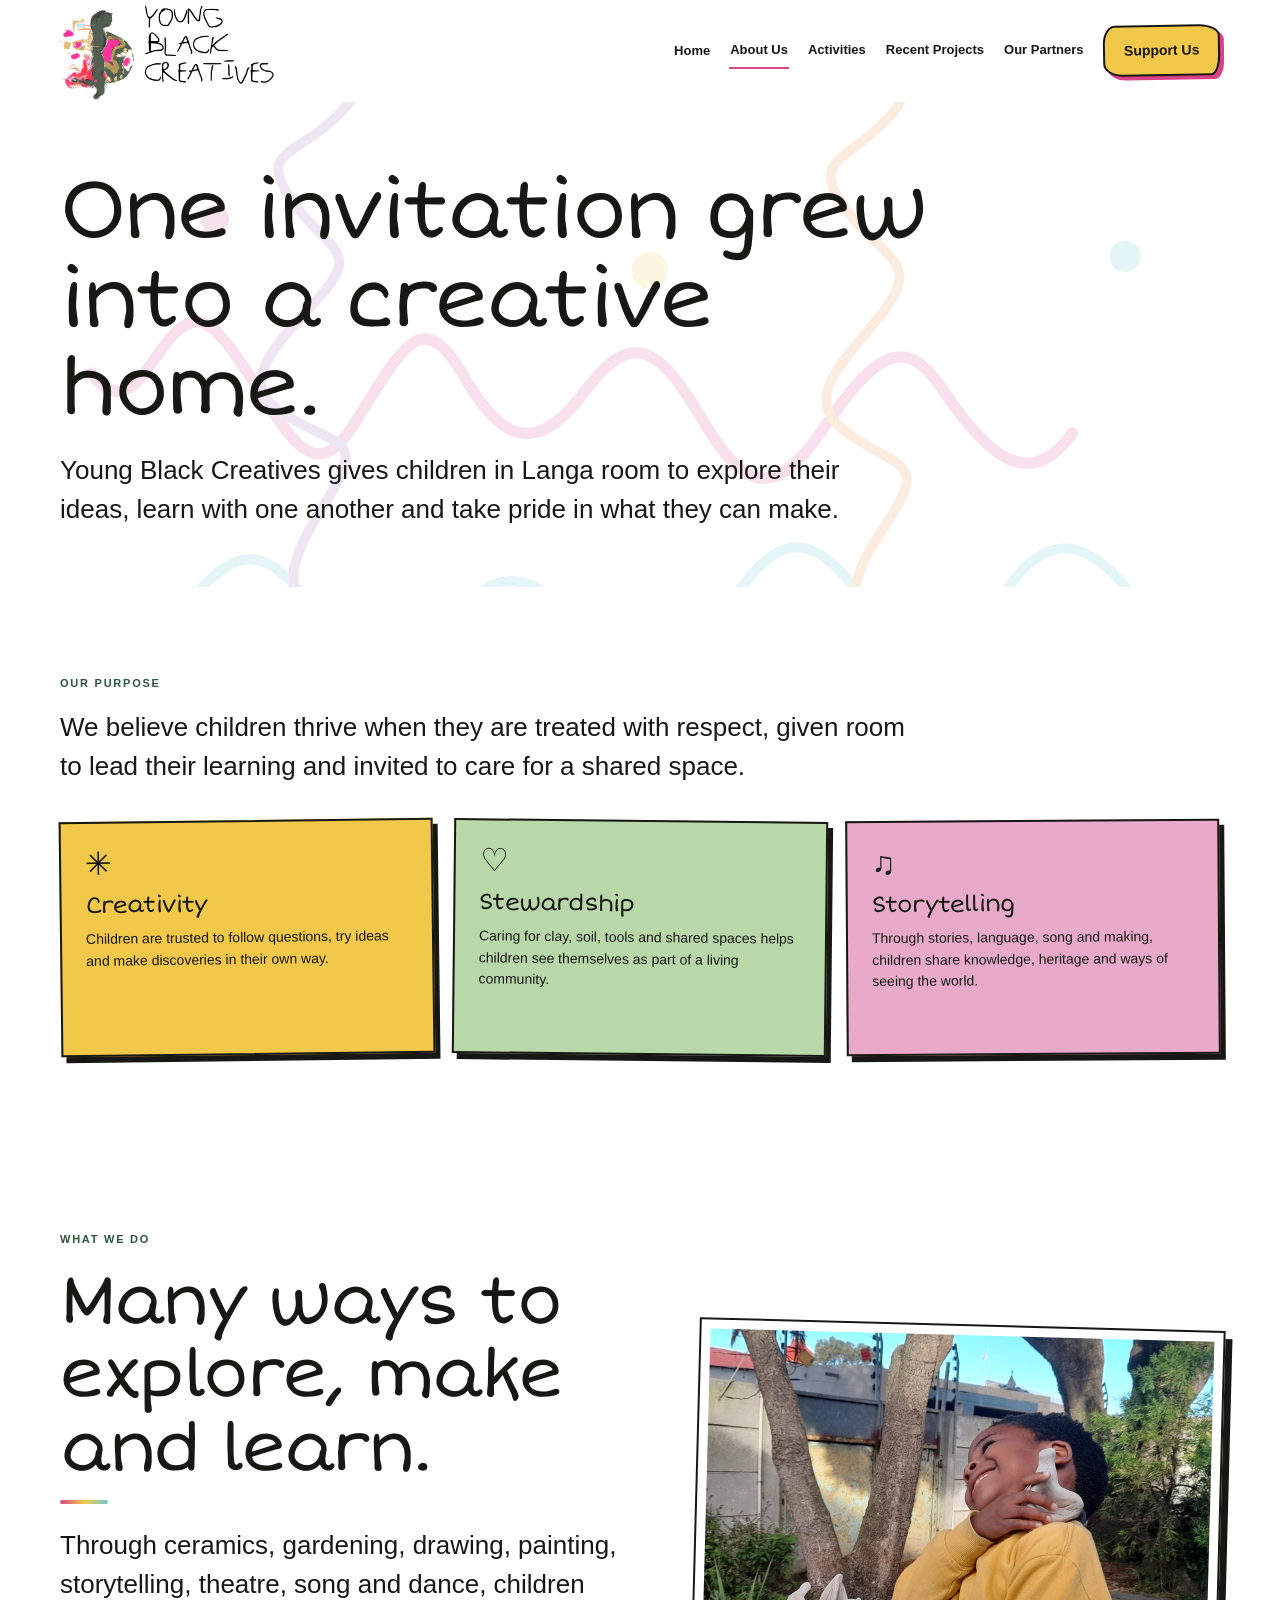
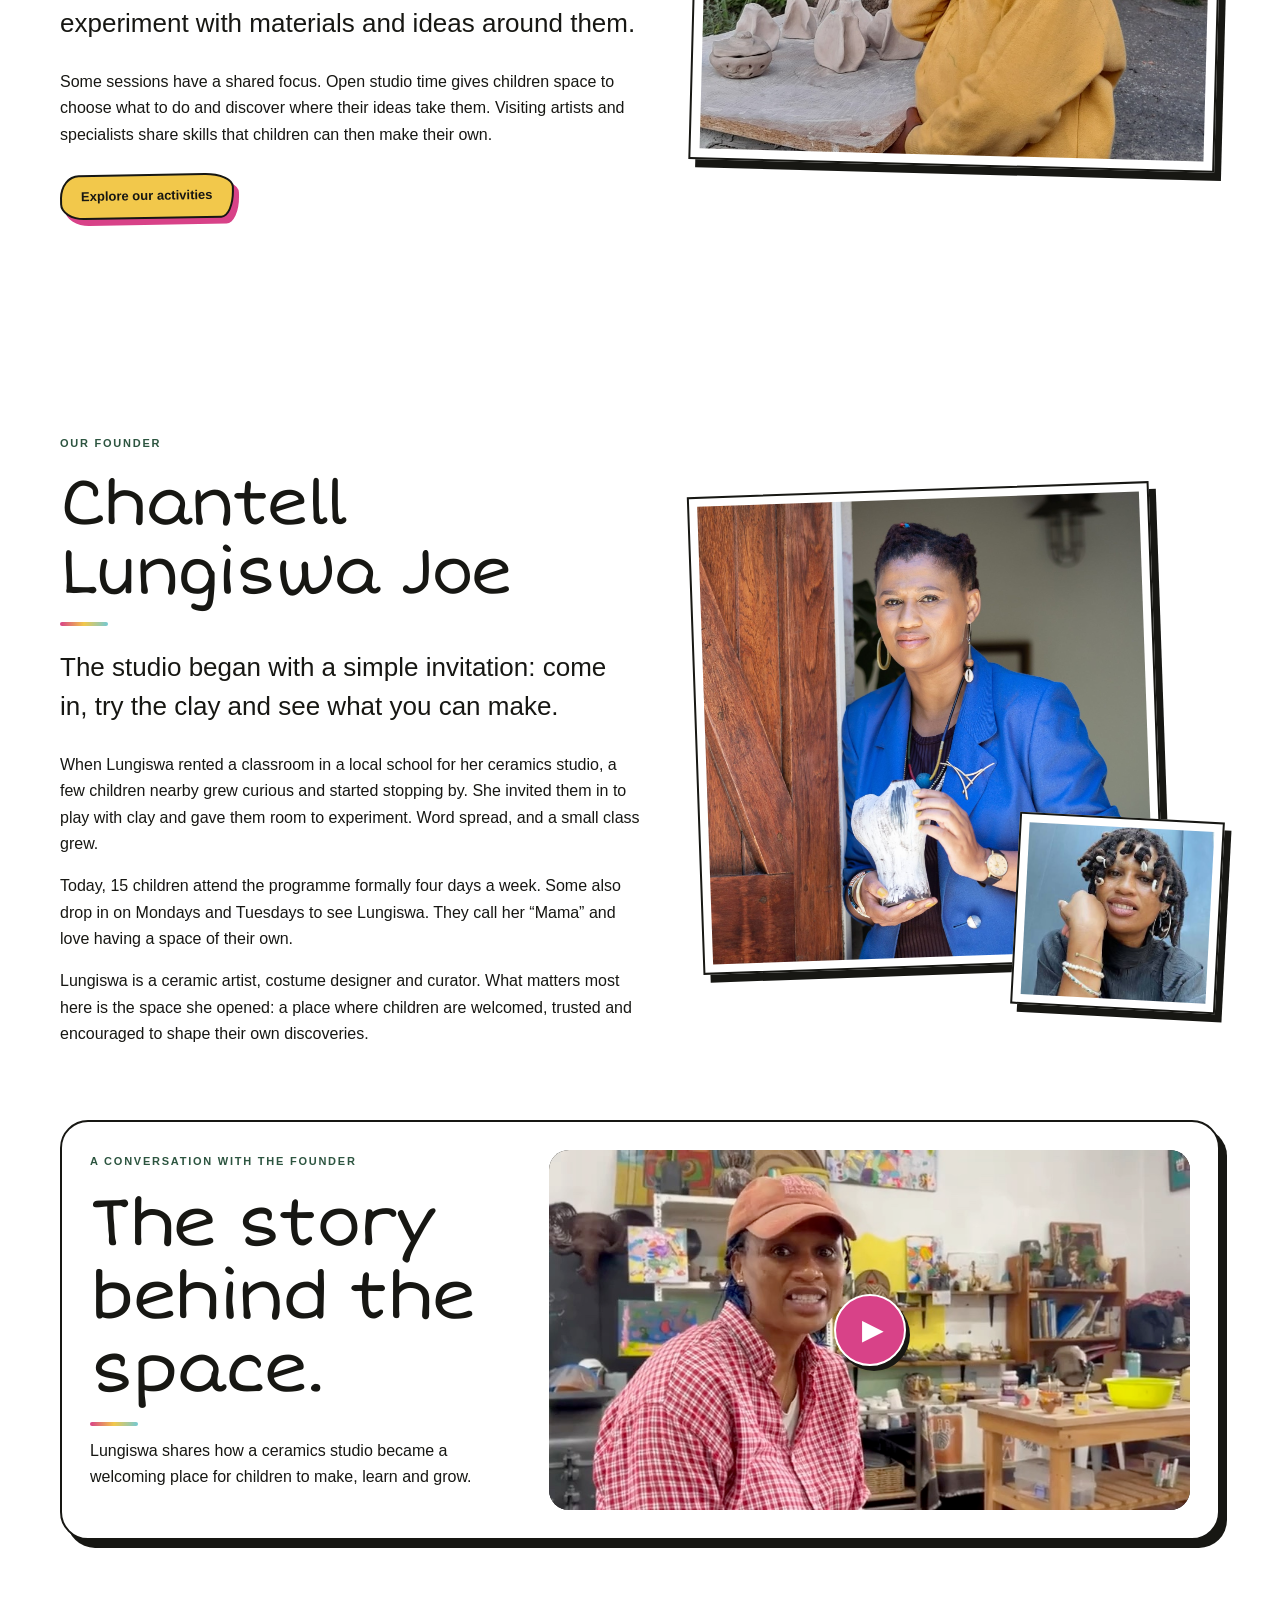
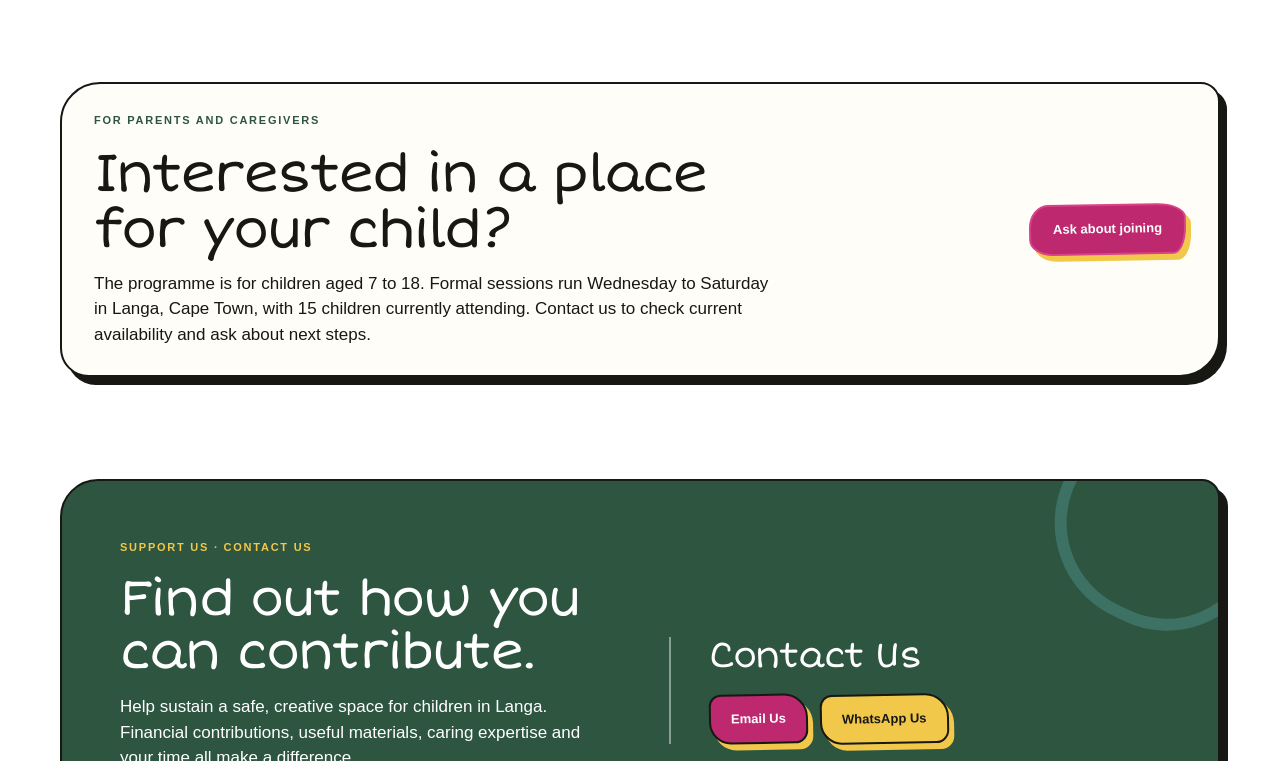
<file: render-site/community-approach.html>
<!doctype html><html lang="en"><head>
<link rel="icon" type="image/png" href="assets/young-black-creatives-favicon.png"><meta charset="utf-8"><meta http-equiv="refresh" content="0; url=about-us.html#how-we-work"><meta name="robots" content="noindex"><title>Community Approach | Young Black Creatives</title><link rel="canonical" href="about-us.html#how-we-work"></head><body><p>This page is now part of <a href="about-us.html#how-we-work">About Us: How the space works</a>.</p></body></html>
</file>
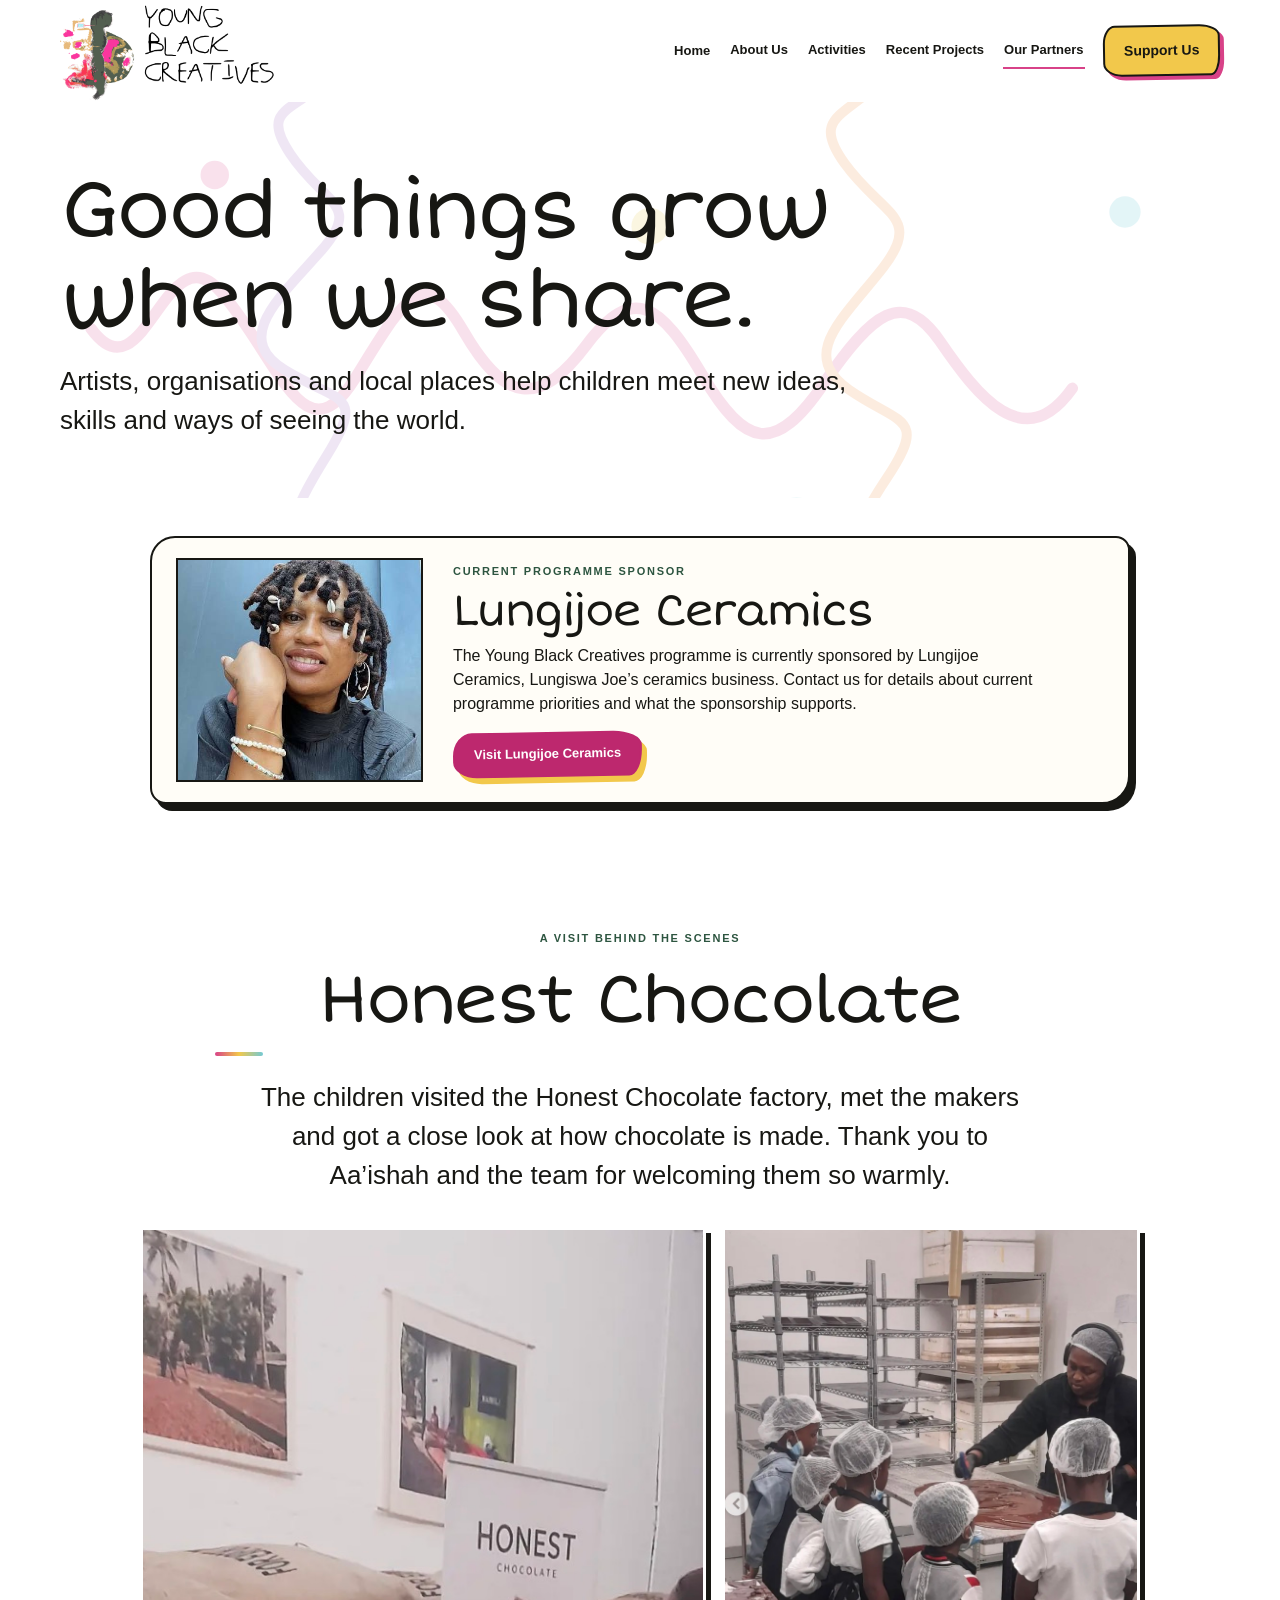
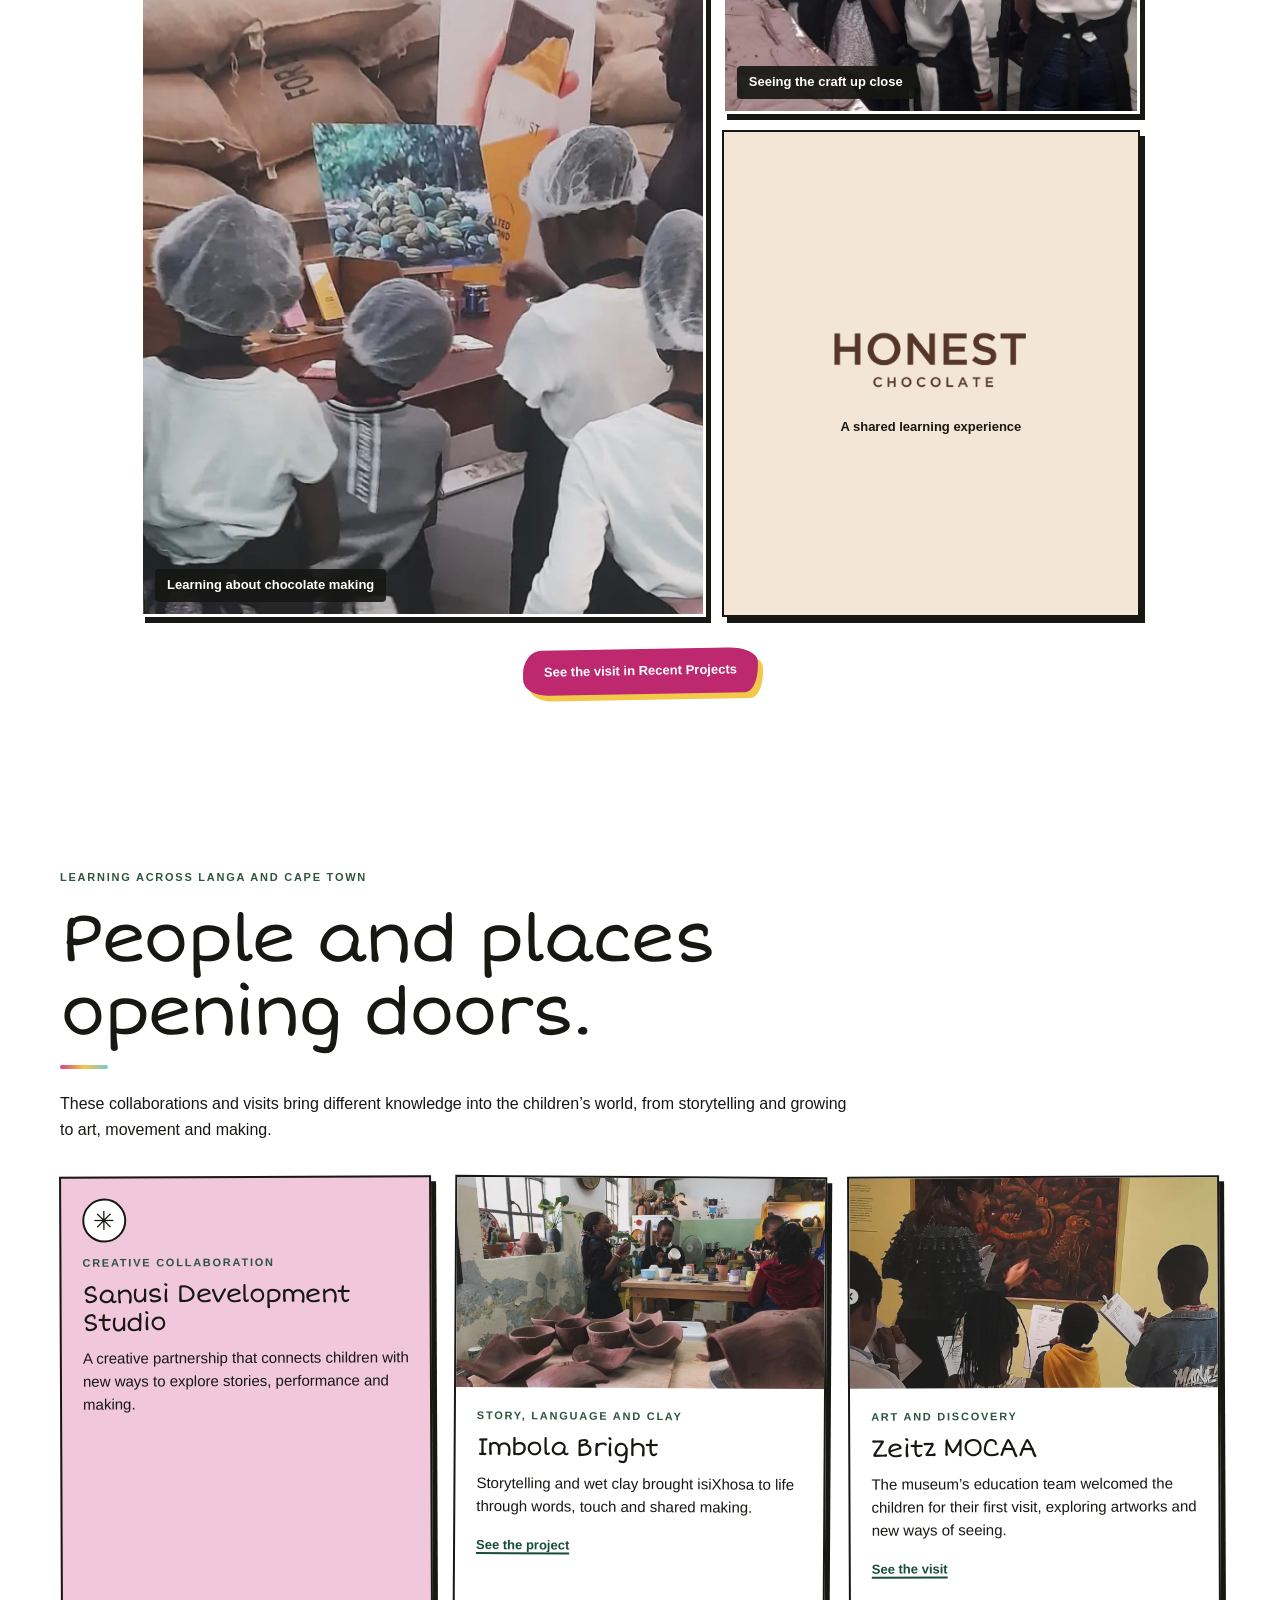
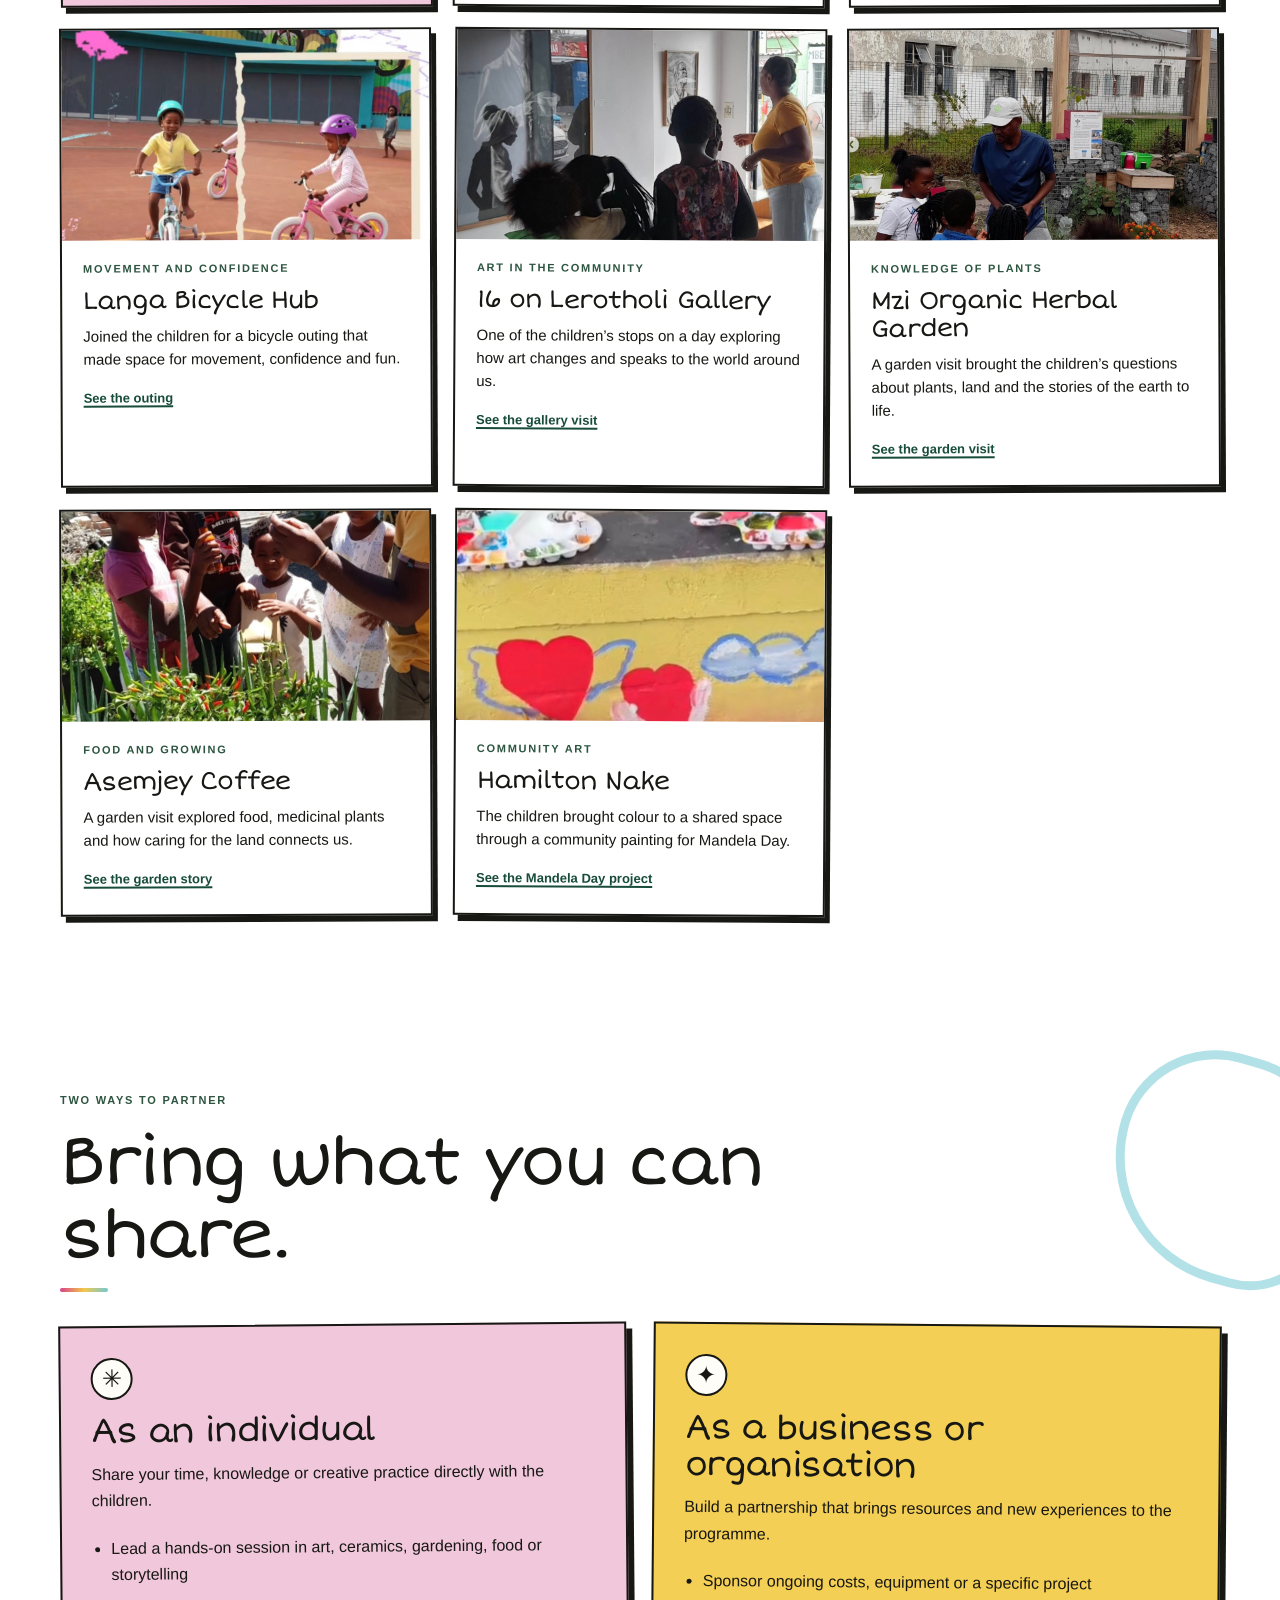
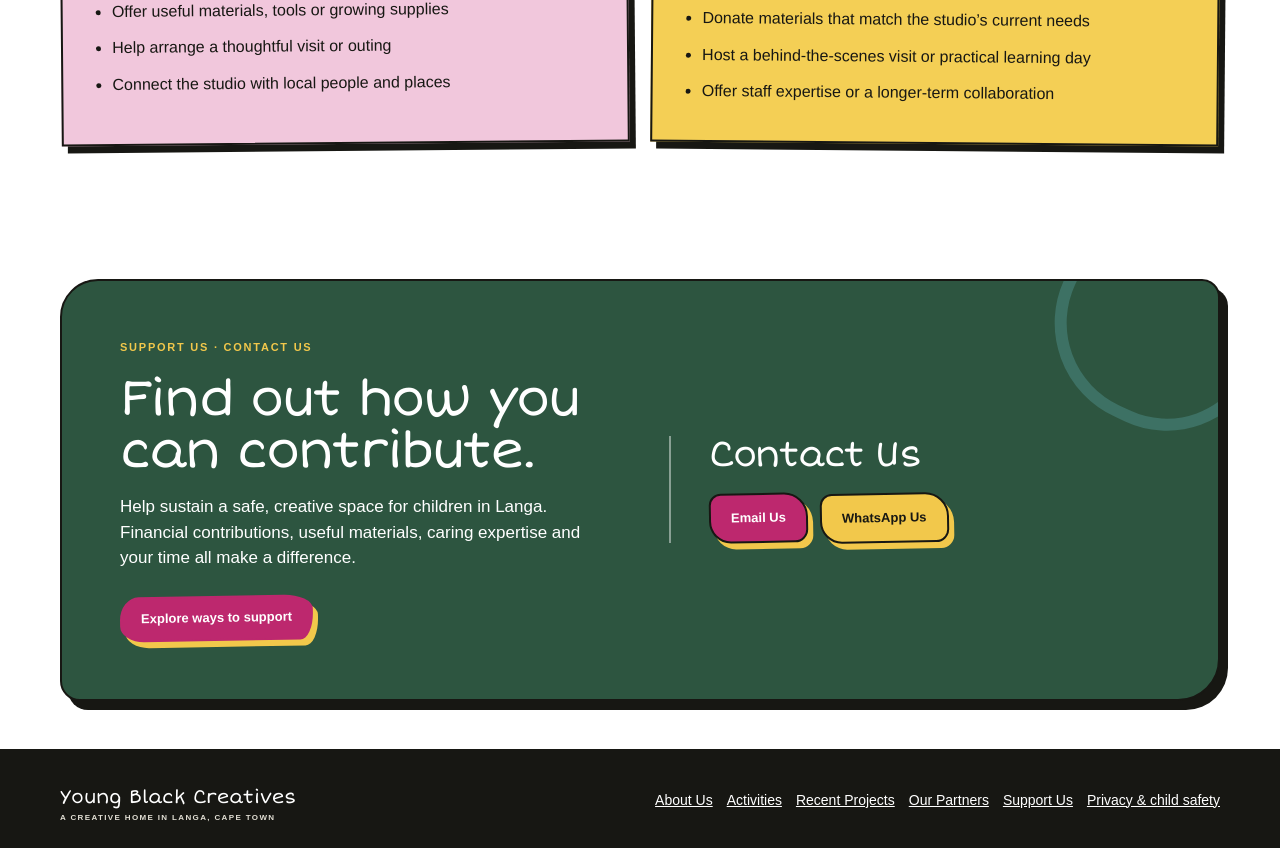
<file: render-site/our-partners.html>
<!doctype html>
<html lang="en">
<head>
<link rel="icon" type="image/png" href="assets/young-black-creatives-favicon.png">
<meta charset="utf-8">
<meta name="viewport" content="width=device-width, initial-scale=1">
<meta name="description" content="Meet the artists, organisations and community partners creating learning opportunities with Young Black Creatives.">
<meta name="theme-color" content="#ffffff">
<title>Our Partners | Young Black Creatives</title>
<link rel="stylesheet" href="site.css">
</head>
<body>
<a class="skip-link" href="#main-content">Skip to main content</a>
<header class="site-header"><div class="wrap header-inner"><a class="brand" href="/" aria-label="Young Black Creatives home"><img class="brand-logo" src="assets/young-black-creatives-logo.png" alt="Young Black Creatives"></a><nav class="nav" aria-label="Main navigation"><a class="nav-home" href="index.html" aria-label="Home">Home</a><a href="about-us.html">About Us</a><a href="activities.html">Activities</a><a href="recent-projects.html">Recent Projects</a><a href="our-partners.html" aria-current="page">Our Partners</a><a class="nav-cta" href="support-us.html">Support Us</a></nav></div></header>
<main id="main-content">
<section class="page-hero"><div class="wrap"><h1>Good things grow when we share.</h1><p class="lead">Artists, organisations and local places help children meet new ideas, skills and ways of seeing the world.</p></div></section>
<section class="current-sponsor-section" aria-labelledby="current-sponsor-title"><div class="wrap current-sponsor-card"><figure><img src="assets/images/chantell-lungiswa-joe-studio.jpg" alt="Lungiswa Joe with a ceramic sculpture"></figure><div><p class="eyebrow">Current programme sponsor</p><h2 id="current-sponsor-title">Lungijoe Ceramics</h2><p>The Young Black Creatives programme is currently sponsored by Lungijoe Ceramics, Lungiswa Joe’s ceramics business. Contact us for details about current programme priorities and what the sponsorship supports.</p><a class="button current-sponsor-link" href="https://lungijoeceramics.com/" target="_blank" rel="noopener noreferrer">Visit Lungijoe Ceramics</a></div></div></section>
<section class="section partners-honest"><div class="wrap"><div class="partners-section-heading"><p class="eyebrow">A visit behind the scenes</p><h2 class="section-title">Honest Chocolate</h2><p class="lead copy">The children visited the Honest Chocolate factory, met the makers and got a close look at how chocolate is made. Thank you to Aa’ishah and the team for welcoming them so warmly.</p></div><div class="honest-photo-grid"><figure class="partner-photo partner-photo-wide"><img src="assets/images/honest-chocolate-visit.jpg" alt="Children listening during their visit to the Honest Chocolate factory"><figcaption>Learning about chocolate making</figcaption></figure><figure class="partner-photo"><img src="assets/images/honest-chocolate-making.jpg" alt="A chocolate maker demonstrating the craft to children"><figcaption>Seeing the craft up close</figcaption></figure><figure class="honest-logo-tile"><img src="assets/images/honest-chocolate-logo.png" alt="Honest Chocolate logo"><span>A shared learning experience</span></figure></div><a class="button partners-story-link" href="recent-projects.html">See the visit in Recent Projects</a></div></section>
<section class="section partners-network"><div class="wrap"><p class="eyebrow">Learning across Langa and Cape Town</p><h2 class="section-title">People and places opening doors.</h2><p class="copy partners-intro">These collaborations and visits bring different knowledge into the children’s world, from storytelling and growing to art, movement and making.</p><div class="partners-card-grid">
<article class="network-card network-card-sanusi"><div class="network-card-copy"><span class="partner-symbol" aria-hidden="true">✳</span><p class="eyebrow">Creative collaboration</p><h3>Sanusi Development Studio</h3><p>A creative partnership that connects children with new ways to explore stories, performance and making.</p></div></article>
<article class="network-card"><img src="assets/images/imbola-bright-clay-session.jpg" alt="Children taking part in a clay and storytelling session outdoors"><div class="network-card-copy"><p class="eyebrow">Story, language and clay</p><h3>Imbola Bright</h3><p>Storytelling and wet clay brought isiXhosa to life through words, touch and shared making.</p><a href="recent-projects.html">See the project</a></div></article>
<article class="network-card"><img src="assets/images/zeitz-mocaa-learning.jpg" alt="An educator sharing an artwork with children at Zeitz MOCAA"><div class="network-card-copy"><p class="eyebrow">Art and discovery</p><h3>Zeitz MOCAA</h3><p>The museum’s education team welcomed the children for their first visit, exploring artworks and new ways of seeing.</p><a href="recent-projects.html">See the visit</a></div></article>
<article class="network-card"><img src="assets/images/bicycle-outing-riding.jpg" alt="Children riding bicycles during an outing"><div class="network-card-copy"><p class="eyebrow">Movement and confidence</p><h3>Langa Bicycle Hub</h3><p>Joined the children for a bicycle outing that made space for movement, confidence and fun.</p><a href="recent-projects.html">See the outing</a></div></article>
<article class="network-card"><img src="assets/images/lerotholi-gallery-visit.jpg" alt="Children looking at an artwork with a gallery guide"><div class="network-card-copy"><p class="eyebrow">Art in the community</p><h3>16 on Lerotholi Gallery</h3><p>One of the children’s stops on a day exploring how art changes and speaks to the world around us.</p><a href="recent-projects.html">See the gallery visit</a></div></article>
<article class="network-card"><img src="assets/images/herb-garden-visit-guide.jpg" alt="A guide sharing knowledge with children in a garden"><div class="network-card-copy"><p class="eyebrow">Knowledge of plants</p><h3>Mzi Organic Herbal Garden</h3><p>A garden visit brought the children’s questions about plants, land and the stories of the earth to life.</p><a href="recent-projects.html">See the garden visit</a></div></article>
<article class="network-card"><img src="assets/images/coffee-garden-visit.jpg" alt="A local guide showing children around a garden"><div class="network-card-copy"><p class="eyebrow">Food and growing</p><h3>Asemjey Coffee</h3><p>A garden visit explored food, medicinal plants and how caring for the land connects us.</p><a href="recent-projects.html">See the garden story</a></div></article>
<article class="network-card"><img src="assets/images/mandela-day-painting.jpg" alt="Children painting a colorful community wall"><div class="network-card-copy"><p class="eyebrow">Community art</p><h3>Hamilton Nake</h3><p>The children brought colour to a shared space through a community painting for Mandela Day.</p><a href="recent-projects.html">See the Mandela Day project</a></div></article>
</div></div></section>
<section class="section scribble-band partner-paths"><div class="wrap"><p class="eyebrow">Two ways to partner</p><h2 class="section-title">Bring what you can share.</h2><div class="partner-path-grid"><article class="partner-path-card partner-path-individual"><span class="partner-path-mark" aria-hidden="true">✳</span><h3>As an individual</h3><p>Share your time, knowledge or creative practice directly with the children.</p><ul><li>Lead a hands-on session in art, ceramics, gardening, food or storytelling</li><li>Offer useful materials, tools or growing supplies</li><li>Help arrange a thoughtful visit or outing</li><li>Connect the studio with local people and places</li></ul></article><article class="partner-path-card partner-path-corporate"><span class="partner-path-mark" aria-hidden="true">✦</span><h3>As a business or organisation</h3><p>Build a partnership that brings resources and new experiences to the programme.</p><ul><li>Sponsor ongoing costs, equipment or a specific project</li><li>Donate materials that match the studio’s current needs</li><li>Host a behind-the-scenes visit or practical learning day</li><li>Offer staff expertise or a longer-term collaboration</li></ul></article></div></div></section>
<section class="universal-contact" id="contact"><div class="wrap contact-support-layout"><div class="contact-support-copy"><p class="eyebrow">Support Us · Contact Us</p><h2>Find out how you can contribute.</h2><p>Help sustain a safe, creative space for children in Langa. Financial contributions, useful materials, caring expertise and your time all make a difference.</p><a class="button contact-support-cta" href="support-us.html">Explore ways to support</a></div><div class="contact-support-details"><h3>Contact Us</h3><div class="contact-shortcuts"><a class="button contact-email-button" href="mailto:youngblackcreativesct@gmail.com?subject=Young%20Black%20Creatives%20enquiry">Email Us</a><a class="button contact-whatsapp-button" href="https://wa.me/27678185313">WhatsApp Us</a></div></div></div></div></section>
</main><footer class="footer"><div class="wrap"><div class="footer-top"><div class="wordmark">Young Black Creatives<small>A creative home in Langa, Cape Town</small></div><nav class="footer-nav" aria-label="Footer navigation"><a href="about-us.html">About Us</a><a href="activities.html">Activities</a><a href="recent-projects.html">Recent Projects</a><a href="our-partners.html">Our Partners</a><a href="support-us.html">Support Us</a><a href="privacy-child-safety.html">Privacy &amp; child safety</a></nav></div></div></footer>
</body>
</html>
</file>
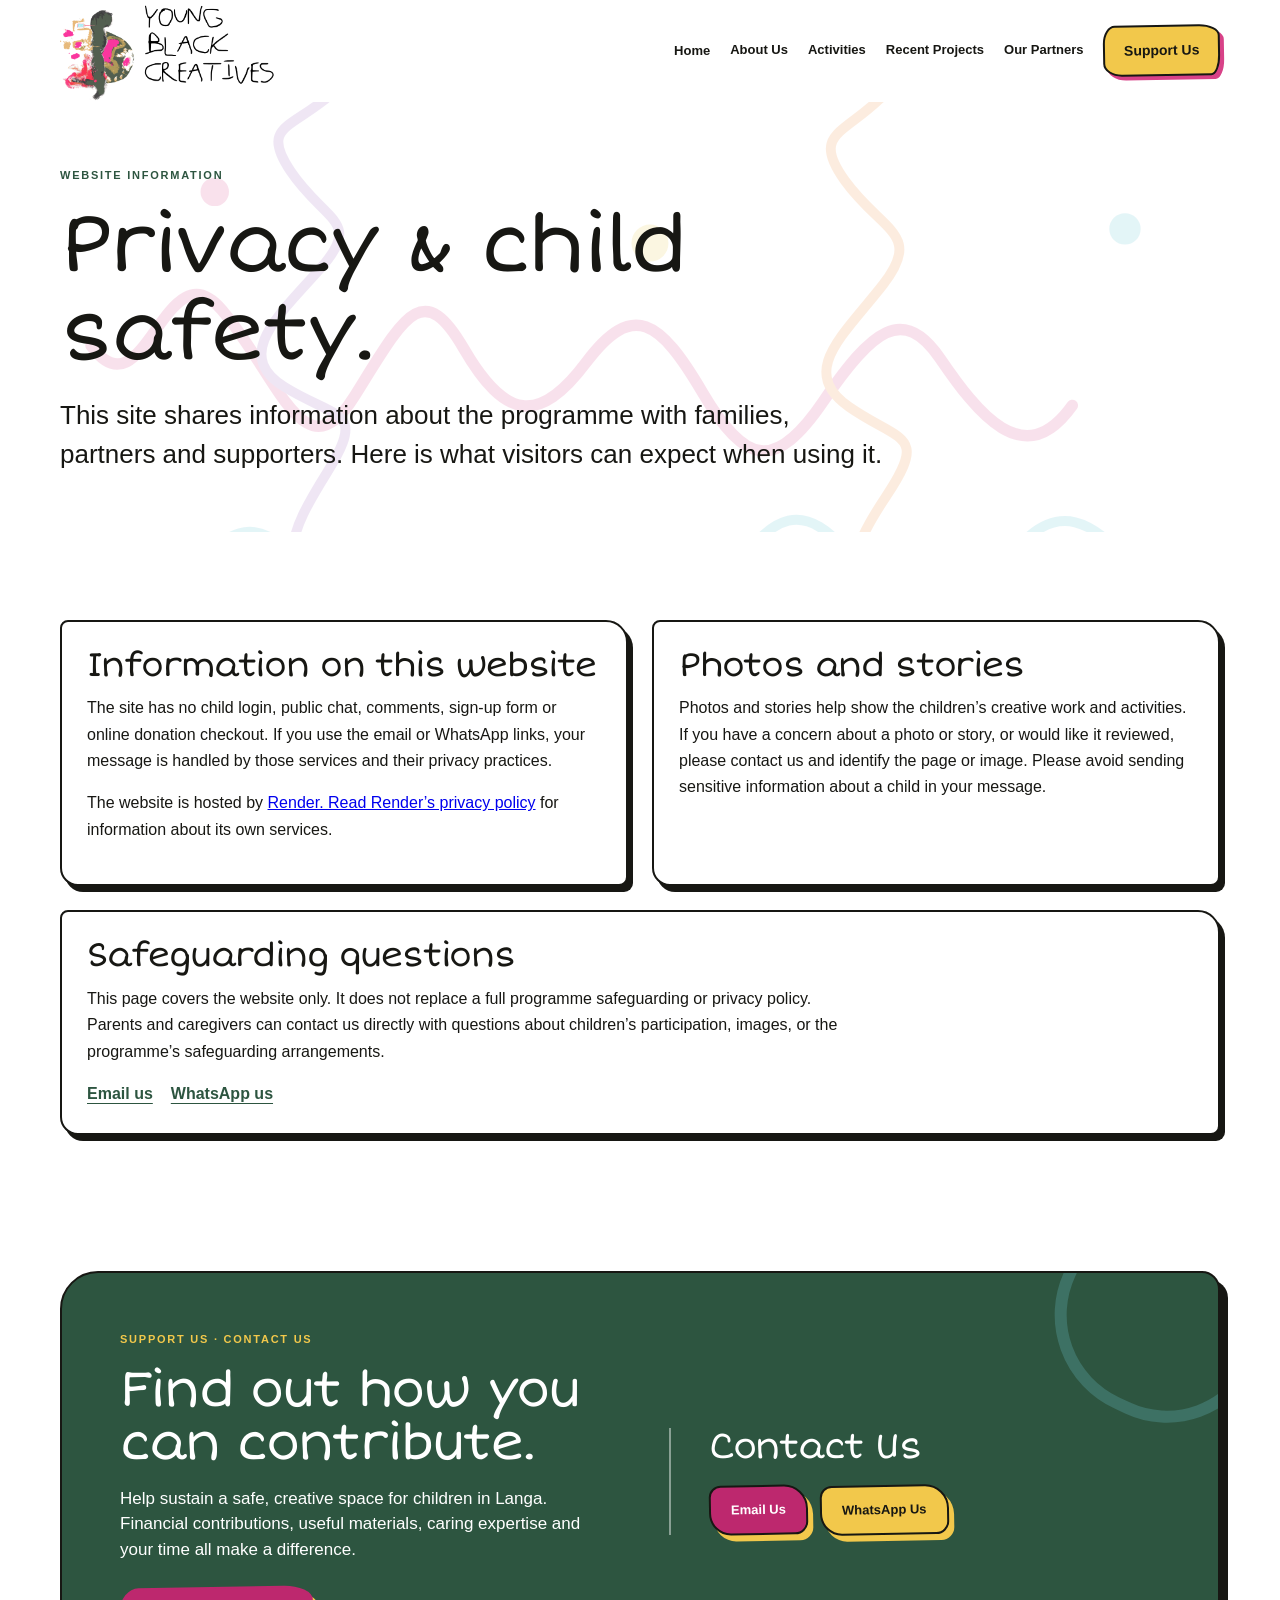
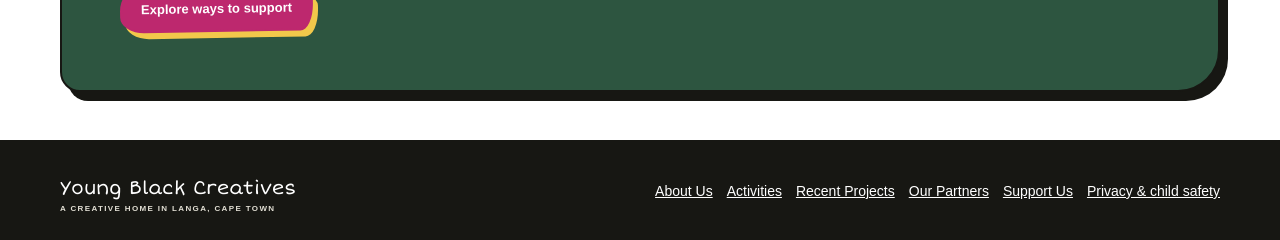
<file: render-site/privacy-child-safety.html>
<!doctype html>
<html lang="en">
<head>
<link rel="icon" type="image/png" href="assets/young-black-creatives-favicon.png">
<meta charset="utf-8">
<meta name="viewport" content="width=device-width, initial-scale=1">
<meta name="description" content="How the Young Black Creatives website shares information and how to raise a privacy or child-safety concern.">
<meta name="theme-color" content="#ffffff">
<title>Privacy &amp; child safety | Young Black Creatives</title>
<link rel="stylesheet" href="site.css">
</head>
<body>
<a class="skip-link" href="#main-content">Skip to main content</a>
<header class="site-header"><div class="wrap header-inner"><a class="brand" href="index.html" aria-label="Young Black Creatives home"><img class="brand-logo" src="assets/young-black-creatives-logo.png" alt="Young Black Creatives"></a><nav class="nav" aria-label="Main navigation"><a class="nav-home" href="index.html">Home</a><a href="about-us.html">About Us</a><a href="activities.html">Activities</a><a href="recent-projects.html">Recent Projects</a><a href="our-partners.html">Our Partners</a><a class="nav-cta" href="support-us.html">Support Us</a></nav></div></header>
<main id="main-content">
<section class="page-hero"><div class="wrap"><p class="eyebrow">Website information</p><h1>Privacy &amp; child safety.</h1><p class="lead">This site shares information about the programme with families, partners and supporters. Here is what visitors can expect when using it.</p></div></section>
<section class="section privacy-content"><div class="wrap privacy-layout">
<article><h2>Information on this website</h2><p>The site has no child login, public chat, comments, sign-up form or online donation checkout. If you use the email or WhatsApp links, your message is handled by those services and their privacy practices.</p><p>The website is hosted by <a href="https://render.com/privacy">Render. Read Render’s privacy policy</a> for information about its own services.</p></article>
<article><h2>Photos and stories</h2><p>Photos and stories help show the children’s creative work and activities. If you have a concern about a photo or story, or would like it reviewed, please contact us and identify the page or image. Please avoid sending sensitive information about a child in your message.</p></article>
<article><h2>Safeguarding questions</h2><p>This page covers the website only. It does not replace a full programme safeguarding or privacy policy. Parents and caregivers can contact us directly with questions about children’s participation, images, or the programme’s safeguarding arrangements.</p><div class="privacy-contact-links"><a href="mailto:youngblackcreativesct@gmail.com?subject=Website%20privacy%20or%20child%20safety%20question">Email us</a><a href="https://wa.me/27678185313">WhatsApp us</a></div></article>
</div></section>
<section class="universal-contact" id="contact"><div class="wrap contact-support-layout"><div class="contact-support-copy"><p class="eyebrow">Support Us · Contact Us</p><h2>Find out how you can contribute.</h2><p>Help sustain a safe, creative space for children in Langa. Financial contributions, useful materials, caring expertise and your time all make a difference.</p><a class="button contact-support-cta" href="support-us.html">Explore ways to support</a></div><div class="contact-support-details"><h3>Contact Us</h3><div class="contact-shortcuts"><a class="button contact-email-button" href="mailto:youngblackcreativesct@gmail.com?subject=Young%20Black%20Creatives%20enquiry">Email Us</a><a class="button contact-whatsapp-button" href="https://wa.me/27678185313">WhatsApp Us</a></div></div></div></div></section>
</main>
<footer class="footer"><div class="wrap"><div class="footer-top"><div class="wordmark">Young Black Creatives<small>A creative home in Langa, Cape Town</small></div><nav class="footer-nav" aria-label="Footer navigation"><a href="about-us.html">About Us</a><a href="activities.html">Activities</a><a href="recent-projects.html">Recent Projects</a><a href="our-partners.html">Our Partners</a><a href="support-us.html">Support Us</a><a href="privacy-child-safety.html" aria-current="page">Privacy &amp; child safety</a></nav></div></div></footer>
</body>
</html>
</file>
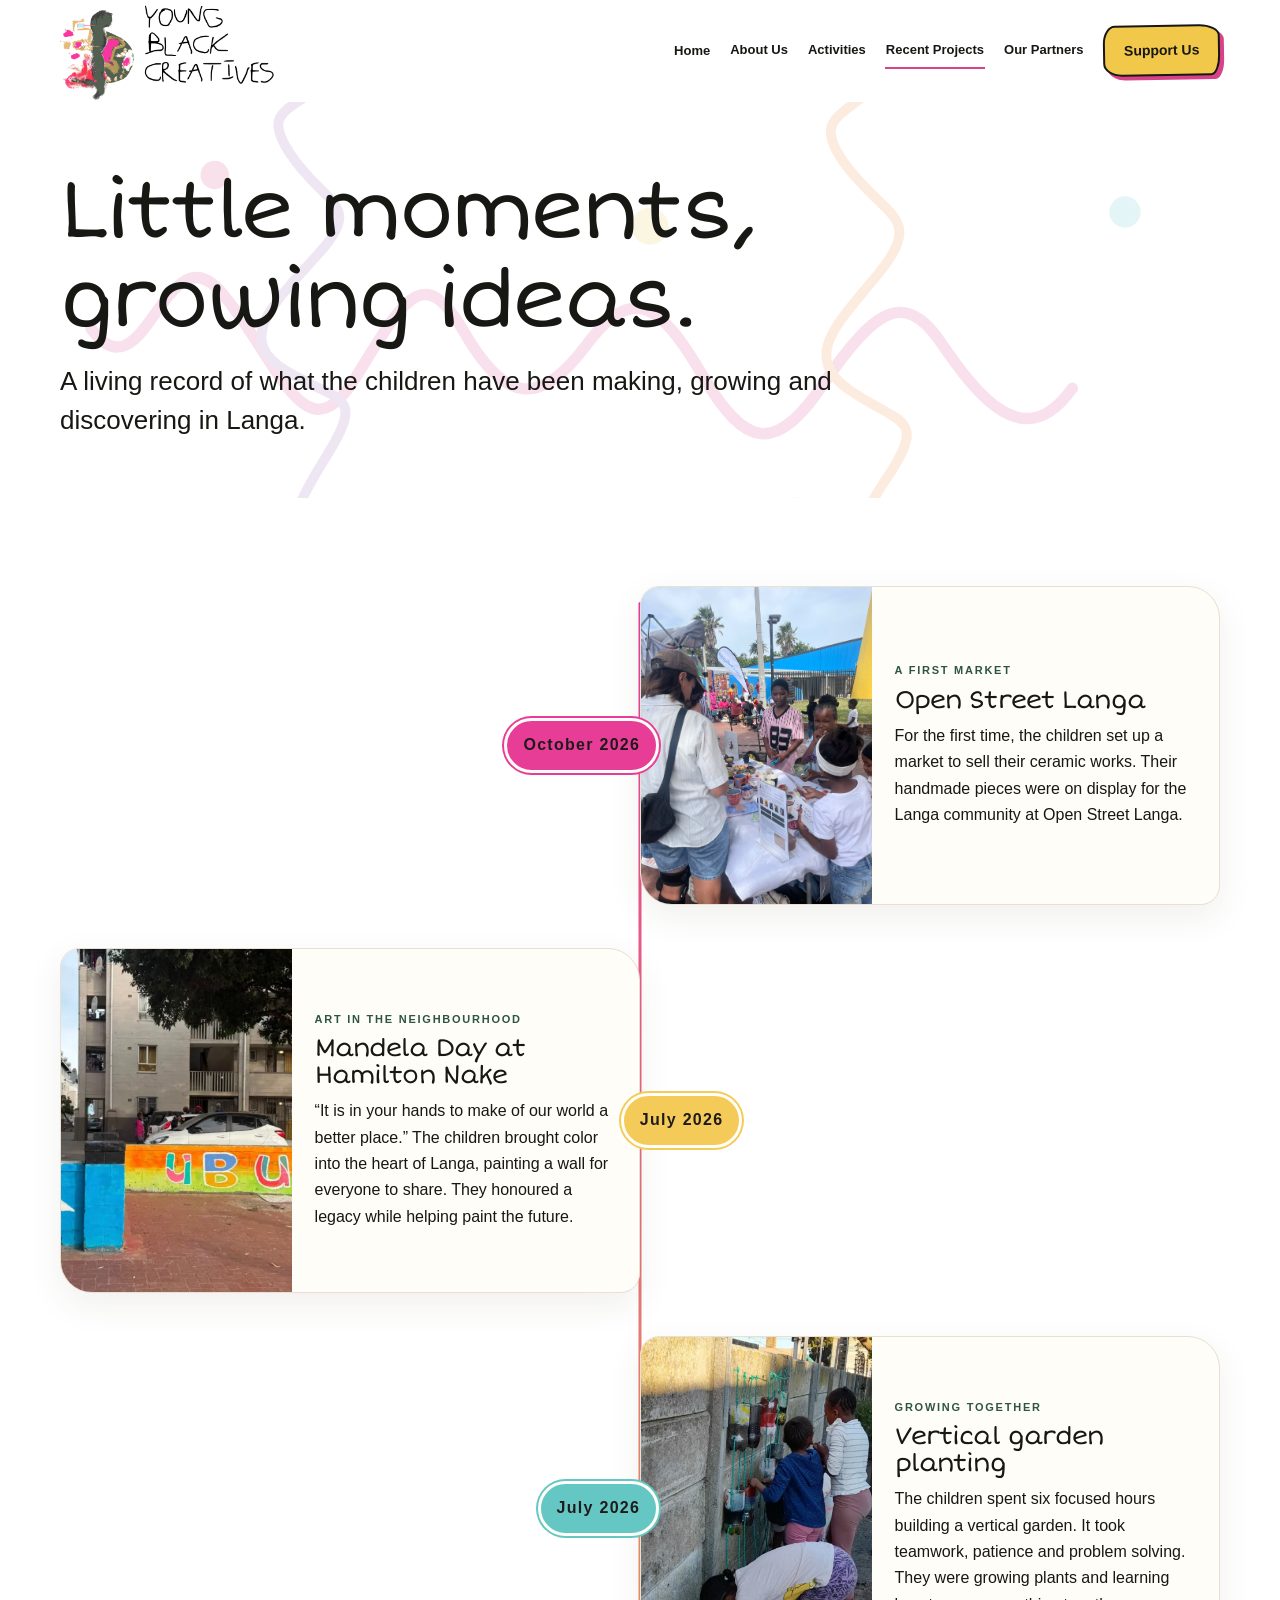
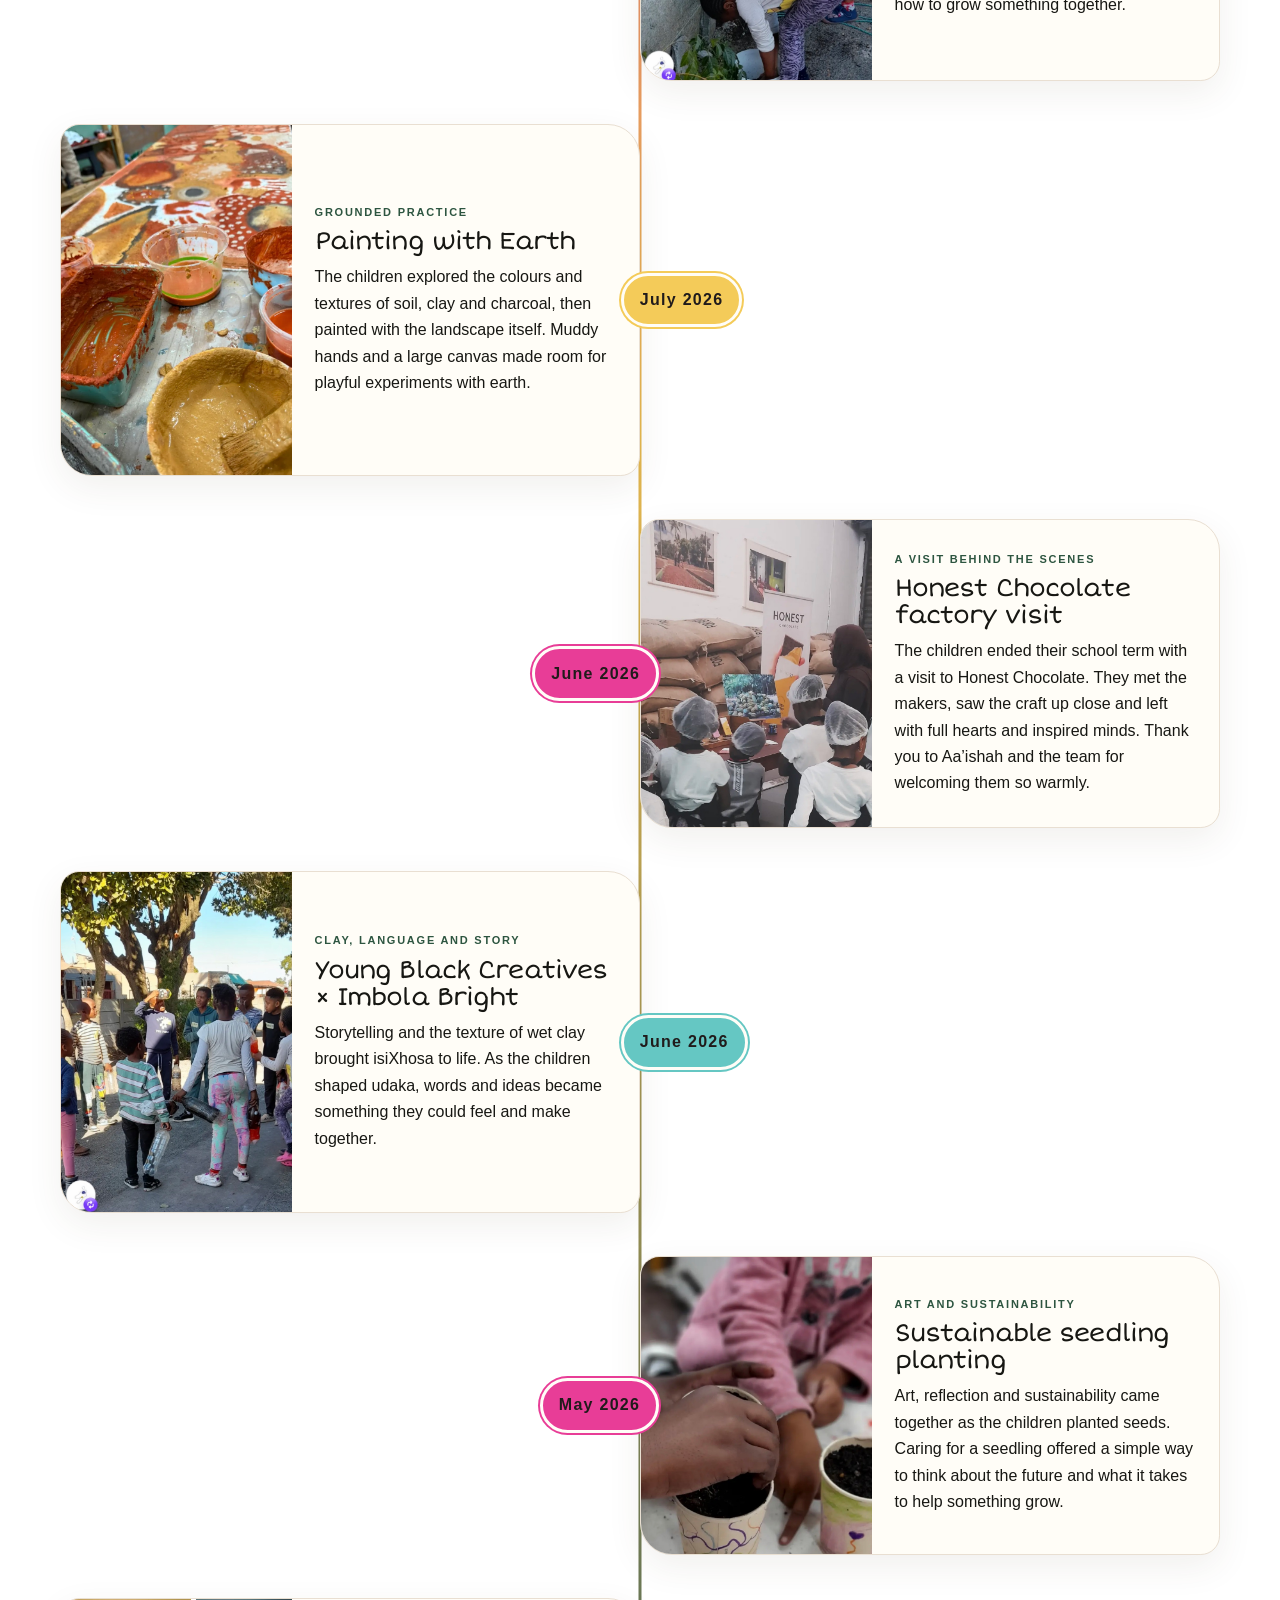
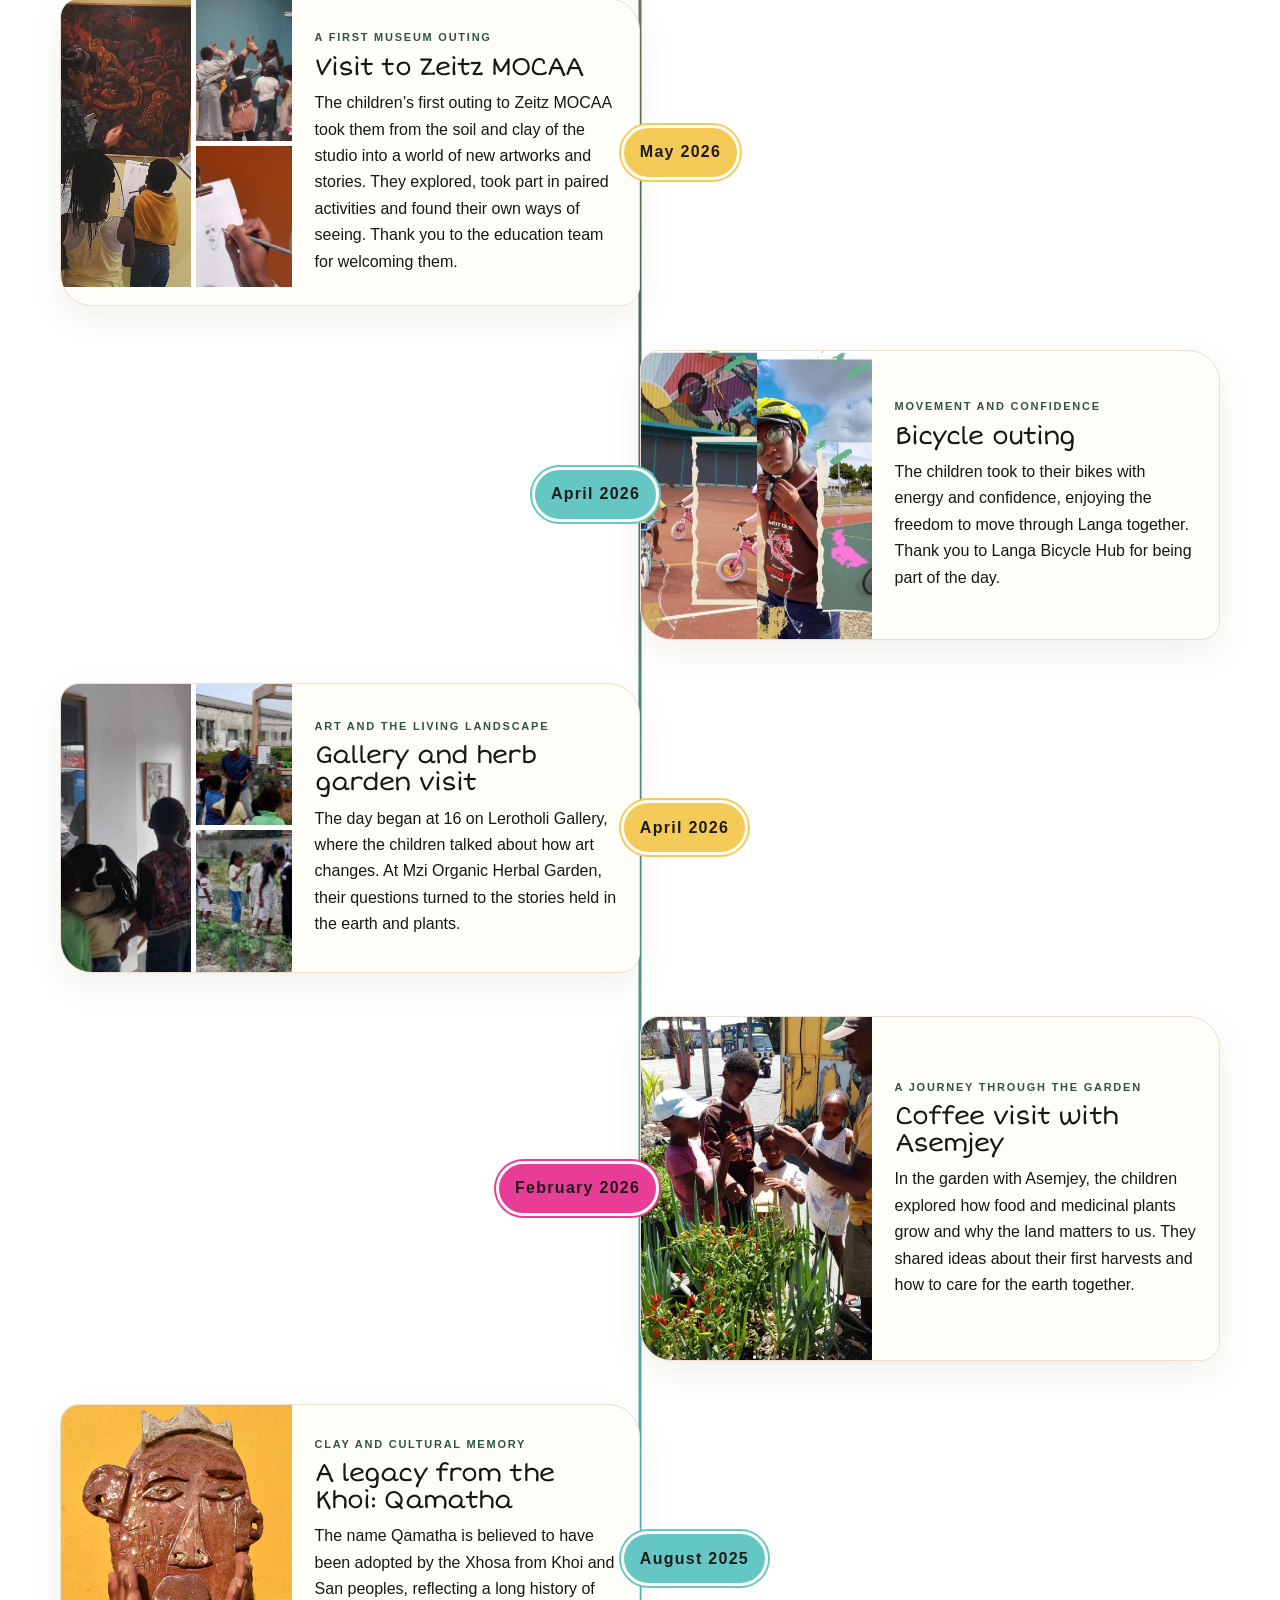
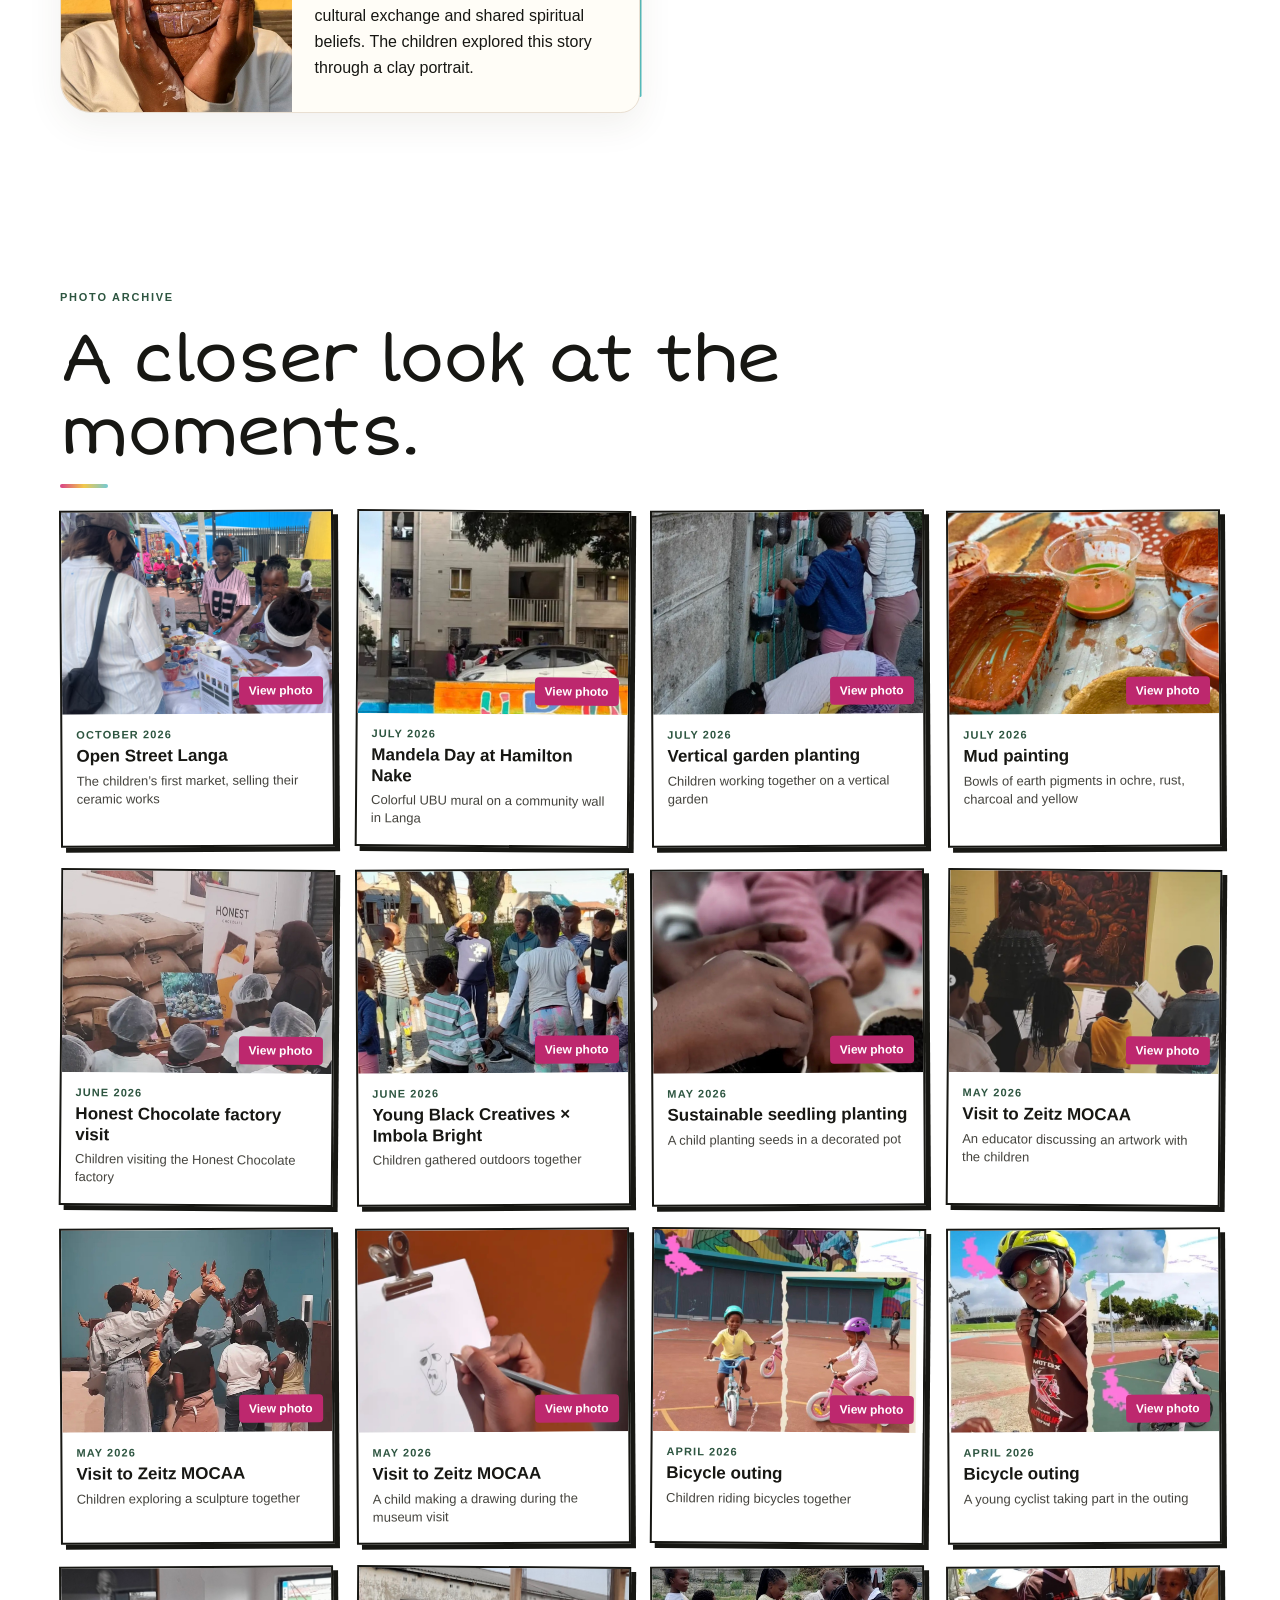
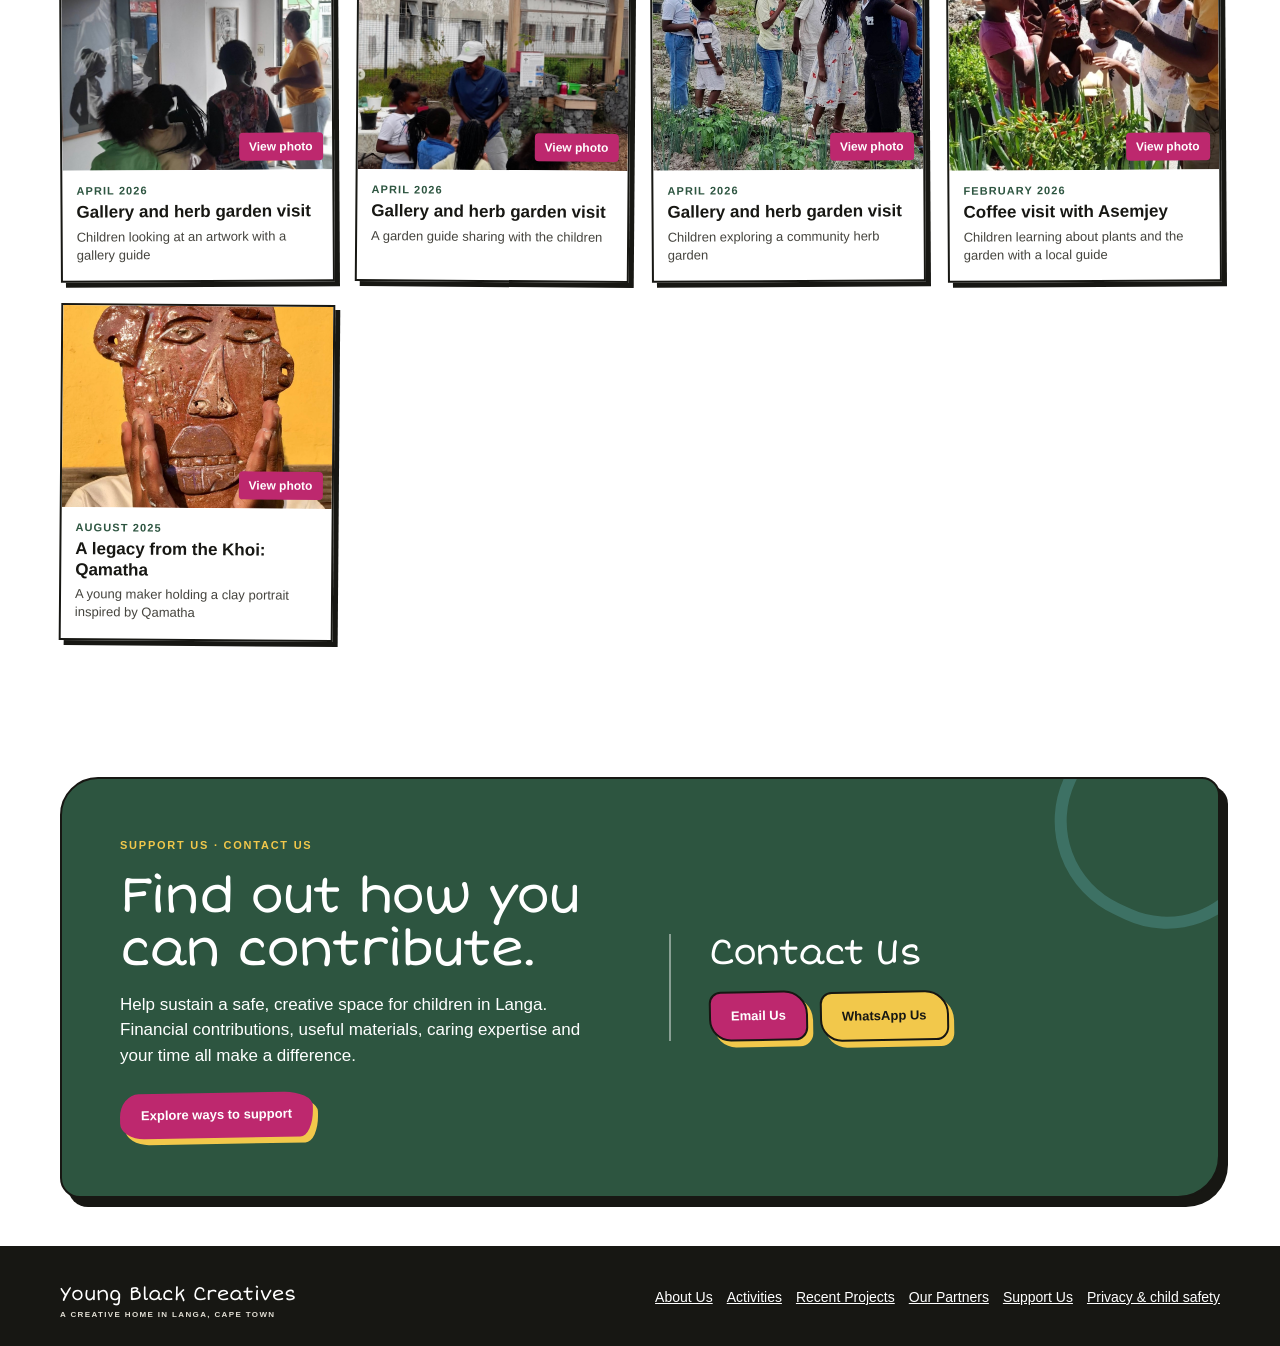
<file: render-site/recent-projects.html>
<!doctype html>
<html lang="en">
<head>
<link rel="icon" type="image/png" href="assets/young-black-creatives-favicon.png">
<meta charset="utf-8">
<meta name="viewport" content="width=device-width, initial-scale=1">
<meta name="description" content="Recent projects, visits and community moments from Young Black Creatives in Langa, Cape Town.">
<meta name="theme-color" content="#ffffff">
<title>Recent Projects | Young Black Creatives</title>
<link rel="stylesheet" href="site.css">
</head>
<body>
<a class="skip-link" href="#main-content">Skip to main content</a>
<header class="site-header"><div class="wrap header-inner"><a class="brand" href="/" aria-label="Young Black Creatives home"><img class="brand-logo" src="assets/young-black-creatives-logo.png" alt="Young Black Creatives"></a><nav class="nav" aria-label="Main navigation"><a class="nav-home" href="index.html" aria-label="Home">Home</a><a href="about-us.html">About Us</a><a href="activities.html">Activities</a><a href="recent-projects.html" aria-current="page">Recent Projects</a><a href="our-partners.html">Our Partners</a><a class="nav-cta" href="support-us.html">Support Us</a></nav></div></header>
<main id="main-content">
<section class="page-hero timeline-hero"><div class="wrap"><h1>Little moments, growing ideas.</h1><p class="lead">A living record of what the children have been making, growing and discovering in Langa.</p></div></section>
<section class="section timeline-section"><div class="wrap"><div class="project-timeline">
<article class="timeline-entry" id="open-street-langa-2026"><div class="timeline-date"><time datetime="2026-10-25">October 2026</time></div><div class="timeline-card"><figure class="timeline-image"><img src="assets/images/open-street-langa-market.jpg" alt="Children showing their handmade ceramic pieces at a market stall during Open Street Langa"></figure><div class="timeline-copy"><p class="eyebrow">A first market</p><h3>Open Street Langa</h3><p>For the first time, the children set up a market to sell their ceramic works. Their handmade pieces were on display for the Langa community at Open Street Langa.</p></div></div></article>
<article class="timeline-entry" id="mandela-day-2026"><div class="timeline-date">July 2026</div><div class="timeline-card"><figure class="timeline-image"><img src="assets/images/langa-community-mural.jpg" alt="Colorful UBU mural on a community wall in Langa"></figure><div class="timeline-copy"><p class="eyebrow">Art in the neighbourhood</p><h3>Mandela Day at Hamilton Nake</h3><p>“It is in your hands to make of our world a better place.” The children brought color into the heart of Langa, painting a wall for everyone to share. They honoured a legacy while helping paint the future.</p></div></div></article>
<article class="timeline-entry" id="vertical-garden-2026"><div class="timeline-date">July 2026</div><div class="timeline-card"><figure class="timeline-image"><img src="assets/images/vertical-garden.jpg" alt="Children working together on a vertical garden"></figure><div class="timeline-copy"><p class="eyebrow">Growing together</p><h3>Vertical garden planting</h3><p>The children spent six focused hours building a vertical garden. It took teamwork, patience and problem solving. They were growing plants and learning how to grow something together.</p></div></div></article>
<article class="timeline-entry" id="mud-painting-2026"><div class="timeline-date">July 2026</div><div class="timeline-card"><figure class="timeline-image"><img src="assets/images/earth-paint-palette.jpg" alt="Bowls of earth pigments in ochre, rust, charcoal and yellow"></figure><div class="timeline-copy"><p class="eyebrow">Grounded practice</p><h3>Painting with Earth</h3><p>The children explored the colours and textures of soil, clay and charcoal, then painted with the landscape itself. Muddy hands and a large canvas made room for playful experiments with earth.</p></div></div></article>
<article class="timeline-entry"><div class="timeline-date">June 2026</div><div class="timeline-card"><figure class="timeline-image"><img src="assets/images/honest-chocolate-visit.jpg" alt="Children visiting the Honest Chocolate factory"></figure><div class="timeline-copy"><p class="eyebrow">A visit behind the scenes</p><h3>Honest Chocolate factory visit</h3><p>The children ended their school term with a visit to Honest Chocolate. They met the makers, saw the craft up close and left with full hearts and inspired minds. Thank you to Aa’ishah and the team for welcoming them so warmly.</p></div></div></article>
<article class="timeline-entry"><div class="timeline-date">June 2026</div><div class="timeline-card"><figure class="timeline-image"><img src="assets/images/group-community.jpg" alt="Children gathered outdoors together"></figure><div class="timeline-copy"><p class="eyebrow">Clay, language and story</p><h3>Young Black Creatives × Imbola Bright</h3><p>Storytelling and the texture of wet clay brought isiXhosa to life. As the children shaped udaka, words and ideas became something they could feel and make together.</p></div></div></article>
<article class="timeline-entry"><div class="timeline-date">May 2026</div><div class="timeline-card"><figure class="timeline-image"><img src="assets/images/seed-planting.jpg" alt="A child planting seeds in a decorated pot"></figure><div class="timeline-copy"><p class="eyebrow">Art and sustainability</p><h3>Sustainable seedling planting</h3><p>Art, reflection and sustainability came together as the children planted seeds. Caring for a seedling offered a simple way to think about the future and what it takes to help something grow.</p></div></div></article>
<article class="timeline-entry"><div class="timeline-date">May 2026</div><div class="timeline-card"><figure class="timeline-image timeline-image-collage"><img src="assets/images/zeitz-mocaa-learning.jpg" alt="An educator discussing an artwork with the children"><img src="assets/images/zeitz-mocaa-sculpture.jpg" alt="Children exploring a sculpture together"><img src="assets/images/zeitz-mocaa-sketching.jpg" alt="A child making a drawing during the museum visit"></figure><div class="timeline-copy"><p class="eyebrow">A first museum outing</p><h3>Visit to Zeitz MOCAA</h3><p>The children’s first outing to Zeitz MOCAA took them from the soil and clay of the studio into a world of new artworks and stories. They explored, took part in paired activities and found their own ways of seeing. Thank you to the education team for welcoming them.</p></div></div></article>
<article class="timeline-entry"><div class="timeline-date">April 2026</div><div class="timeline-card"><figure class="timeline-image timeline-image-pair"><img src="assets/images/bicycle-outing-riding.jpg" alt="Children riding bicycles together"><img src="assets/images/bicycle-outing-collage.jpg" alt="A young cyclist taking part in the outing"></figure><div class="timeline-copy"><p class="eyebrow">Movement and confidence</p><h3>Bicycle outing</h3><p>The children took to their bikes with energy and confidence, enjoying the freedom to move through Langa together. Thank you to Langa Bicycle Hub for being part of the day.</p></div></div></article>
<article class="timeline-entry"><div class="timeline-date">April 2026</div><div class="timeline-card"><figure class="timeline-image timeline-image-collage"><img src="assets/images/lerotholi-gallery-visit.jpg" alt="Children looking at an artwork with a gallery guide"><img src="assets/images/herb-garden-visit-guide.jpg" alt="A garden guide sharing with the children"><img src="assets/images/herb-garden-visit.jpg" alt="Children exploring a community herb garden"></figure><div class="timeline-copy"><p class="eyebrow">Art and the living landscape</p><h3>Gallery and herb garden visit</h3><p>The day began at 16 on Lerotholi Gallery, where the children talked about how art changes. At Mzi Organic Herbal Garden, their questions turned to the stories held in the earth and plants.</p></div></div></article>
<article class="timeline-entry"><div class="timeline-date">February 2026</div><div class="timeline-card"><figure class="timeline-image"><img src="assets/images/coffee-garden-visit.jpg" alt="Children learning about plants and the garden with a local guide"></figure><div class="timeline-copy"><p class="eyebrow">A journey through the garden</p><h3>Coffee visit with Asemjey</h3><p>In the garden with Asemjey, the children explored how food and medicinal plants grow and why the land matters to us. They shared ideas about their first harvests and how to care for the earth together.</p></div></div></article>
<article class="timeline-entry"><div class="timeline-date">August 2025</div><div class="timeline-card"><figure class="timeline-image"><img src="assets/images/qamatha-legacy.jpg" alt="A young maker holding a clay portrait inspired by Qamatha"></figure><div class="timeline-copy"><p class="eyebrow">Clay and cultural memory</p><h3>A legacy from the Khoi: Qamatha</h3><p>The name Qamatha is believed to have been adopted by the Xhosa from Khoi and San peoples, reflecting a long history of cultural exchange and shared spiritual beliefs. The children explored this story through a clay portrait.</p></div></div></article>
</div></div></section>
<section class="section project-photo-gallery" aria-labelledby="project-gallery-title"><div class="wrap"><p class="eyebrow">Photo archive</p><h2 class="section-title" id="project-gallery-title">A closer look at the moments.</h2><div class="project-photo-grid"><figure class="project-photo-card"><a class="project-photo-link" href="assets/images/open-street-langa-market.jpg" data-photo-src="assets/images/open-street-langa-market.jpg" data-photo-alt="Children showing their handmade ceramic pieces at a market stall during Open Street Langa" data-photo-date="October 2026" data-photo-title="Open Street Langa" aria-label="View Open Street Langa photo at full size"><img loading="lazy" src="assets/images/open-street-langa-market.jpg" alt="Children showing their handmade ceramic pieces at a market stall during Open Street Langa"><span class="photo-expand" aria-hidden="true">View photo</span></a><figcaption><time datetime="2026-10-25">October 2026</time><strong>Open Street Langa</strong><span>The children’s first market, selling their ceramic works</span></figcaption></figure><figure class="project-photo-card"><a class="project-photo-link" href="assets/images/langa-community-mural.jpg" data-photo-src="assets/images/langa-community-mural.jpg" data-photo-alt="Colorful UBU mural on a community wall in Langa" data-photo-date="July 2026" data-photo-title="Mandela Day at Hamilton Nake" aria-label="View Mandela Day at Hamilton Nake photo at full size"><img loading="lazy" src="assets/images/langa-community-mural.jpg" alt="Colorful UBU mural on a community wall in Langa"><span class="photo-expand" aria-hidden="true">View photo</span></a><figcaption><time>July 2026</time><strong>Mandela Day at Hamilton Nake</strong><span>Colorful UBU mural on a community wall in Langa</span></figcaption></figure><figure class="project-photo-card"><a class="project-photo-link" href="assets/images/vertical-garden.jpg" data-photo-src="assets/images/vertical-garden.jpg" data-photo-alt="Children working together on a vertical garden" data-photo-date="July 2026" data-photo-title="Vertical garden planting" aria-label="View Vertical garden planting photo at full size"><img loading="lazy" src="assets/images/vertical-garden.jpg" alt="Children working together on a vertical garden"><span class="photo-expand" aria-hidden="true">View photo</span></a><figcaption><time>July 2026</time><strong>Vertical garden planting</strong><span>Children working together on a vertical garden</span></figcaption></figure><figure class="project-photo-card"><a class="project-photo-link" href="assets/images/earth-paint-palette.jpg" data-photo-src="assets/images/earth-paint-palette.jpg" data-photo-alt="Bowls of earth pigments in ochre, rust, charcoal and yellow" data-photo-date="July 2026" data-photo-title="Painting with Earth" aria-label="View Mud painting photo at full size"><img loading="lazy" src="assets/images/earth-paint-palette.jpg" alt="Bowls of earth pigments in ochre, rust, charcoal and yellow"><span class="photo-expand" aria-hidden="true">View photo</span></a><figcaption><time>July 2026</time><strong>Mud painting</strong><span>Bowls of earth pigments in ochre, rust, charcoal and yellow</span></figcaption></figure><figure class="project-photo-card"><a class="project-photo-link" href="assets/images/honest-chocolate-visit.jpg" data-photo-src="assets/images/honest-chocolate-visit.jpg" data-photo-alt="Children visiting the Honest Chocolate factory" data-photo-date="June 2026" data-photo-title="Honest Chocolate factory visit" aria-label="View Honest Chocolate factory visit photo at full size"><img loading="lazy" src="assets/images/honest-chocolate-visit.jpg" alt="Children visiting the Honest Chocolate factory"><span class="photo-expand" aria-hidden="true">View photo</span></a><figcaption><time>June 2026</time><strong>Honest Chocolate factory visit</strong><span>Children visiting the Honest Chocolate factory</span></figcaption></figure><figure class="project-photo-card"><a class="project-photo-link" href="assets/images/group-community.jpg" data-photo-src="assets/images/group-community.jpg" data-photo-alt="Children gathered outdoors together" data-photo-date="June 2026" data-photo-title="Young Black Creatives × Imbola Bright" aria-label="View Young Black Creatives × Imbola Bright photo at full size"><img loading="lazy" src="assets/images/group-community.jpg" alt="Children gathered outdoors together"><span class="photo-expand" aria-hidden="true">View photo</span></a><figcaption><time>June 2026</time><strong>Young Black Creatives × Imbola Bright</strong><span>Children gathered outdoors together</span></figcaption></figure><figure class="project-photo-card"><a class="project-photo-link" href="assets/images/seed-planting.jpg" data-photo-src="assets/images/seed-planting.jpg" data-photo-alt="A child planting seeds in a decorated pot" data-photo-date="May 2026" data-photo-title="Sustainable seedling planting" aria-label="View Sustainable seedling planting photo at full size"><img loading="lazy" src="assets/images/seed-planting.jpg" alt="A child planting seeds in a decorated pot"><span class="photo-expand" aria-hidden="true">View photo</span></a><figcaption><time>May 2026</time><strong>Sustainable seedling planting</strong><span>A child planting seeds in a decorated pot</span></figcaption></figure><figure class="project-photo-card"><a class="project-photo-link" href="assets/images/zeitz-mocaa-learning.jpg" data-photo-src="assets/images/zeitz-mocaa-learning.jpg" data-photo-alt="An educator discussing an artwork with the children" data-photo-date="May 2026" data-photo-title="Visit to Zeitz MOCAA" aria-label="View Visit to Zeitz MOCAA photo at full size"><img loading="lazy" src="assets/images/zeitz-mocaa-learning.jpg" alt="An educator discussing an artwork with the children"><span class="photo-expand" aria-hidden="true">View photo</span></a><figcaption><time>May 2026</time><strong>Visit to Zeitz MOCAA</strong><span>An educator discussing an artwork with the children</span></figcaption></figure><figure class="project-photo-card"><a class="project-photo-link" href="assets/images/zeitz-mocaa-sculpture.jpg" data-photo-src="assets/images/zeitz-mocaa-sculpture.jpg" data-photo-alt="Children exploring a sculpture together" data-photo-date="May 2026" data-photo-title="Visit to Zeitz MOCAA" aria-label="View Visit to Zeitz MOCAA photo at full size"><img loading="lazy" src="assets/images/zeitz-mocaa-sculpture.jpg" alt="Children exploring a sculpture together"><span class="photo-expand" aria-hidden="true">View photo</span></a><figcaption><time>May 2026</time><strong>Visit to Zeitz MOCAA</strong><span>Children exploring a sculpture together</span></figcaption></figure><figure class="project-photo-card"><a class="project-photo-link" href="assets/images/zeitz-mocaa-sketching.jpg" data-photo-src="assets/images/zeitz-mocaa-sketching.jpg" data-photo-alt="A child making a drawing during the museum visit" data-photo-date="May 2026" data-photo-title="Visit to Zeitz MOCAA" aria-label="View Visit to Zeitz MOCAA photo at full size"><img loading="lazy" src="assets/images/zeitz-mocaa-sketching.jpg" alt="A child making a drawing during the museum visit"><span class="photo-expand" aria-hidden="true">View photo</span></a><figcaption><time>May 2026</time><strong>Visit to Zeitz MOCAA</strong><span>A child making a drawing during the museum visit</span></figcaption></figure><figure class="project-photo-card"><a class="project-photo-link" href="assets/images/bicycle-outing-riding.jpg" data-photo-src="assets/images/bicycle-outing-riding.jpg" data-photo-alt="Children riding bicycles together" data-photo-date="April 2026" data-photo-title="Bicycle outing" aria-label="View Bicycle outing photo at full size"><img loading="lazy" src="assets/images/bicycle-outing-riding.jpg" alt="Children riding bicycles together"><span class="photo-expand" aria-hidden="true">View photo</span></a><figcaption><time>April 2026</time><strong>Bicycle outing</strong><span>Children riding bicycles together</span></figcaption></figure><figure class="project-photo-card"><a class="project-photo-link" href="assets/images/bicycle-outing-collage.jpg" data-photo-src="assets/images/bicycle-outing-collage.jpg" data-photo-alt="A young cyclist taking part in the outing" data-photo-date="April 2026" data-photo-title="Bicycle outing" aria-label="View Bicycle outing photo at full size"><img loading="lazy" src="assets/images/bicycle-outing-collage.jpg" alt="A young cyclist taking part in the outing"><span class="photo-expand" aria-hidden="true">View photo</span></a><figcaption><time>April 2026</time><strong>Bicycle outing</strong><span>A young cyclist taking part in the outing</span></figcaption></figure><figure class="project-photo-card"><a class="project-photo-link" href="assets/images/lerotholi-gallery-visit.jpg" data-photo-src="assets/images/lerotholi-gallery-visit.jpg" data-photo-alt="Children looking at an artwork with a gallery guide" data-photo-date="April 2026" data-photo-title="Gallery and herb garden visit" aria-label="View Gallery and herb garden visit photo at full size"><img loading="lazy" src="assets/images/lerotholi-gallery-visit.jpg" alt="Children looking at an artwork with a gallery guide"><span class="photo-expand" aria-hidden="true">View photo</span></a><figcaption><time>April 2026</time><strong>Gallery and herb garden visit</strong><span>Children looking at an artwork with a gallery guide</span></figcaption></figure><figure class="project-photo-card"><a class="project-photo-link" href="assets/images/herb-garden-visit-guide.jpg" data-photo-src="assets/images/herb-garden-visit-guide.jpg" data-photo-alt="A garden guide sharing with the children" data-photo-date="April 2026" data-photo-title="Gallery and herb garden visit" aria-label="View Gallery and herb garden visit photo at full size"><img loading="lazy" src="assets/images/herb-garden-visit-guide.jpg" alt="A garden guide sharing with the children"><span class="photo-expand" aria-hidden="true">View photo</span></a><figcaption><time>April 2026</time><strong>Gallery and herb garden visit</strong><span>A garden guide sharing with the children</span></figcaption></figure><figure class="project-photo-card"><a class="project-photo-link" href="assets/images/herb-garden-visit.jpg" data-photo-src="assets/images/herb-garden-visit.jpg" data-photo-alt="Children exploring a community herb garden" data-photo-date="April 2026" data-photo-title="Gallery and herb garden visit" aria-label="View Gallery and herb garden visit photo at full size"><img loading="lazy" src="assets/images/herb-garden-visit.jpg" alt="Children exploring a community herb garden"><span class="photo-expand" aria-hidden="true">View photo</span></a><figcaption><time>April 2026</time><strong>Gallery and herb garden visit</strong><span>Children exploring a community herb garden</span></figcaption></figure><figure class="project-photo-card"><a class="project-photo-link" href="assets/images/coffee-garden-visit.jpg" data-photo-src="assets/images/coffee-garden-visit.jpg" data-photo-alt="Children learning about plants and the garden with a local guide" data-photo-date="February 2026" data-photo-title="Coffee visit with Asemjey" aria-label="View Coffee visit with Asemjey photo at full size"><img loading="lazy" src="assets/images/coffee-garden-visit.jpg" alt="Children learning about plants and the garden with a local guide"><span class="photo-expand" aria-hidden="true">View photo</span></a><figcaption><time>February 2026</time><strong>Coffee visit with Asemjey</strong><span>Children learning about plants and the garden with a local guide</span></figcaption></figure><figure class="project-photo-card"><a class="project-photo-link" href="assets/images/qamatha-legacy.jpg" data-photo-src="assets/images/qamatha-legacy.jpg" data-photo-alt="A young maker holding a clay portrait inspired by Qamatha" data-photo-date="August 2025" data-photo-title="A legacy from the Khoi: Qamatha" aria-label="View A legacy from the Khoi: Qamatha photo at full size"><img loading="lazy" src="assets/images/qamatha-legacy.jpg" alt="A young maker holding a clay portrait inspired by Qamatha"><span class="photo-expand" aria-hidden="true">View photo</span></a><figcaption><time>August 2025</time><strong>A legacy from the Khoi: Qamatha</strong><span>A young maker holding a clay portrait inspired by Qamatha</span></figcaption></figure></div></div></section>
<dialog class="photo-lightbox" aria-label="Project photo viewer"><div class="lightbox-toolbar"><button type="button" class="lightbox-close" aria-label="Close photo viewer">Close</button></div><div class="lightbox-stage"><button type="button" class="lightbox-step lightbox-prev" aria-label="Previous photo">‹</button><img class="lightbox-image" alt=""><button type="button" class="lightbox-step lightbox-next" aria-label="Next photo">›</button></div><div class="lightbox-caption"><time></time><strong></strong><span></span></div></dialog>
<script>
(() => {
  const links = [...document.querySelectorAll('.project-photo-link')];
  const dialog = document.querySelector('.photo-lightbox');
  const image = dialog.querySelector('.lightbox-image');
  const date = dialog.querySelector('.lightbox-caption time');
  const title = dialog.querySelector('.lightbox-caption strong');
  const caption = dialog.querySelector('.lightbox-caption span');
  let active = 0;
  const show = (index) => {
    active = (index + links.length) % links.length;
    const link = links[active];
    image.src = link.dataset.photoSrc;
    image.alt = link.dataset.photoAlt;
    date.textContent = link.dataset.photoDate;
    title.textContent = link.dataset.photoTitle;
    caption.textContent = link.dataset.photoAlt;
  };
  links.forEach((link, index) => link.addEventListener('click', (event) => {
    event.preventDefault(); show(index); dialog.showModal();
  }));
  dialog.querySelector('.lightbox-close').addEventListener('click', () => dialog.close());
  dialog.querySelector('.lightbox-prev').addEventListener('click', () => show(active - 1));
  dialog.querySelector('.lightbox-next').addEventListener('click', () => show(active + 1));
  dialog.addEventListener('click', (event) => { if (event.target === dialog) dialog.close(); });
  dialog.addEventListener('keydown', (event) => {
    if (event.key === 'ArrowLeft') { event.preventDefault(); show(active - 1); }
    if (event.key === 'ArrowRight') { event.preventDefault(); show(active + 1); }
  });
})();
</script>

<section class="universal-contact" id="contact"><div class="wrap contact-support-layout"><div class="contact-support-copy"><p class="eyebrow">Support Us · Contact Us</p><h2>Find out how you can contribute.</h2><p>Help sustain a safe, creative space for children in Langa. Financial contributions, useful materials, caring expertise and your time all make a difference.</p><a class="button contact-support-cta" href="support-us.html">Explore ways to support</a></div><div class="contact-support-details"><h3>Contact Us</h3><div class="contact-shortcuts"><a class="button contact-email-button" href="mailto:youngblackcreativesct@gmail.com?subject=Young%20Black%20Creatives%20enquiry">Email Us</a><a class="button contact-whatsapp-button" href="https://wa.me/27678185313">WhatsApp Us</a></div></div></div></div></section>
</main>
<footer class="footer"><div class="wrap"><div class="footer-top"><div class="wordmark">Young Black Creatives<small>A creative home in Langa, Cape Town</small></div><nav class="footer-nav" aria-label="Footer navigation"><a href="about-us.html">About Us</a><a href="activities.html">Activities</a><a href="recent-projects.html">Recent Projects</a><a href="our-partners.html">Our Partners</a><a href="support-us.html">Support Us</a><a href="privacy-child-safety.html">Privacy &amp; child safety</a></nav></div></div></footer>
</body>
</html>
</file>
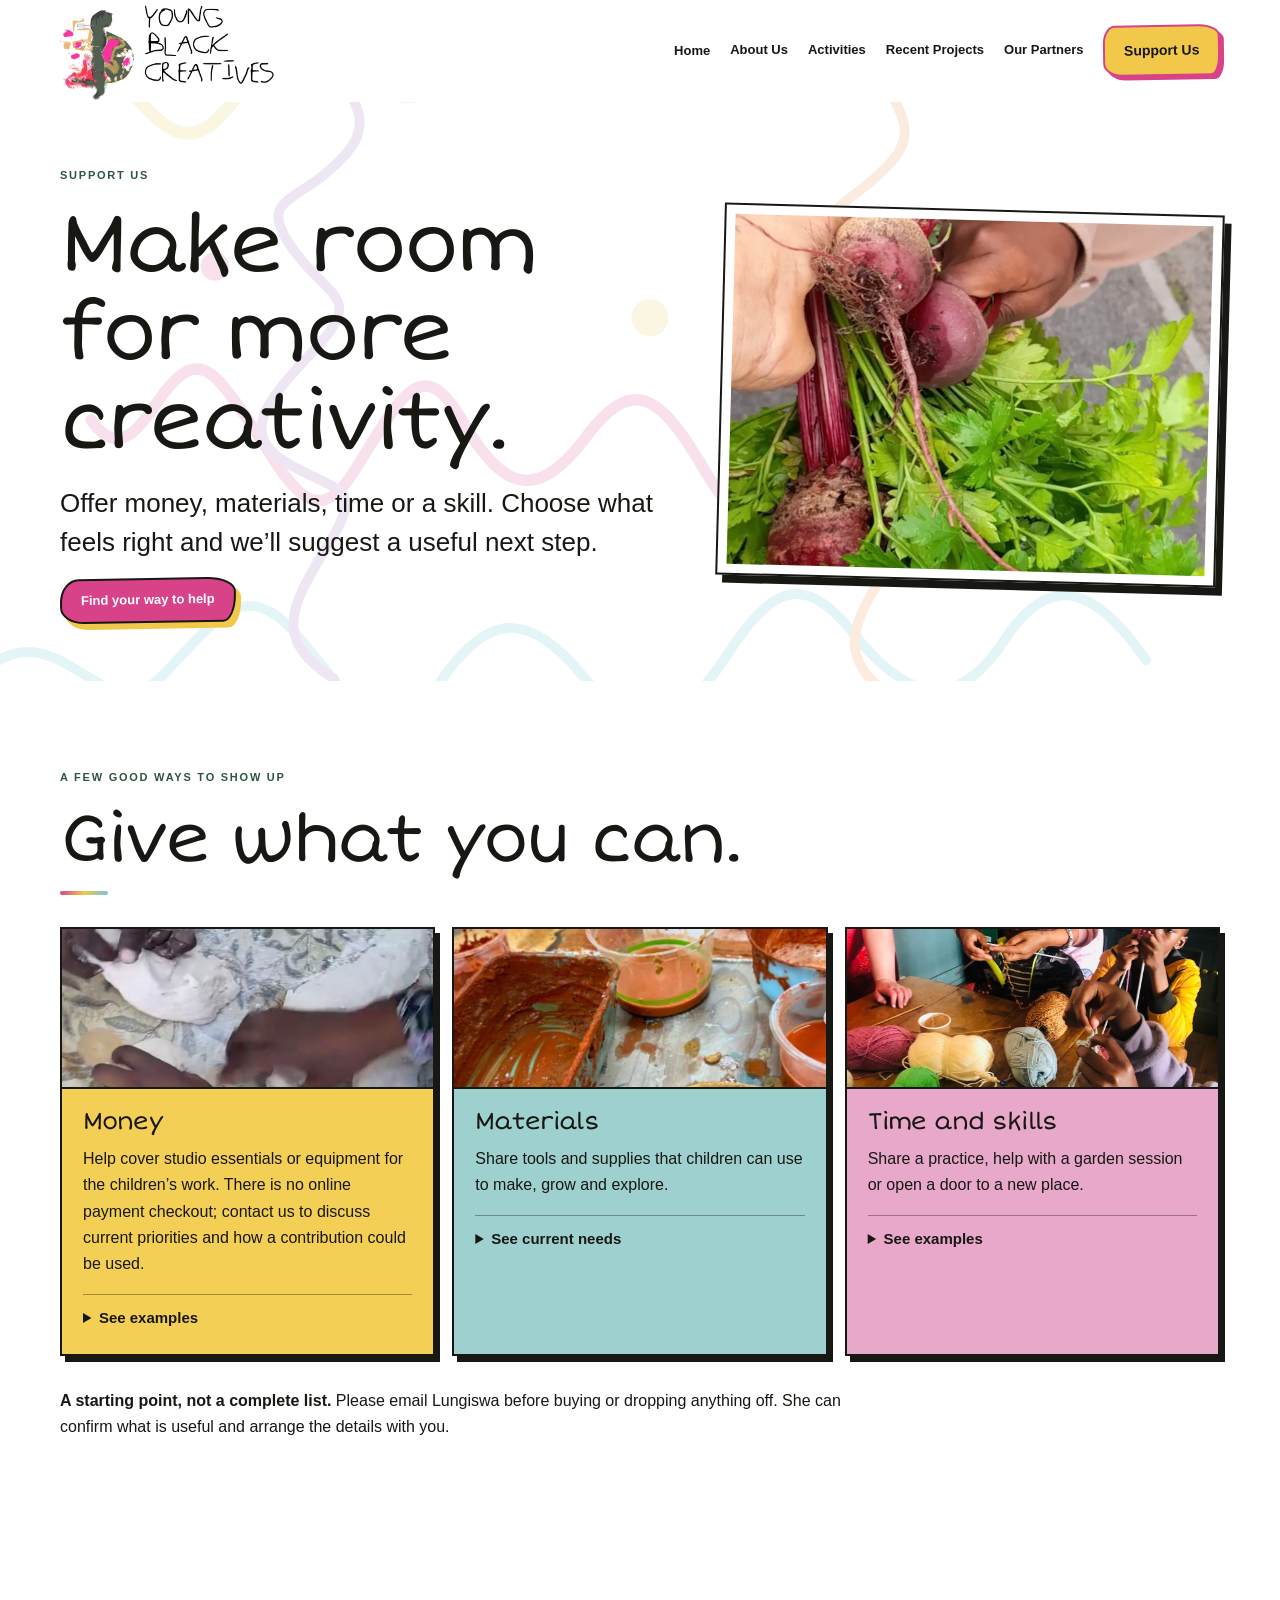
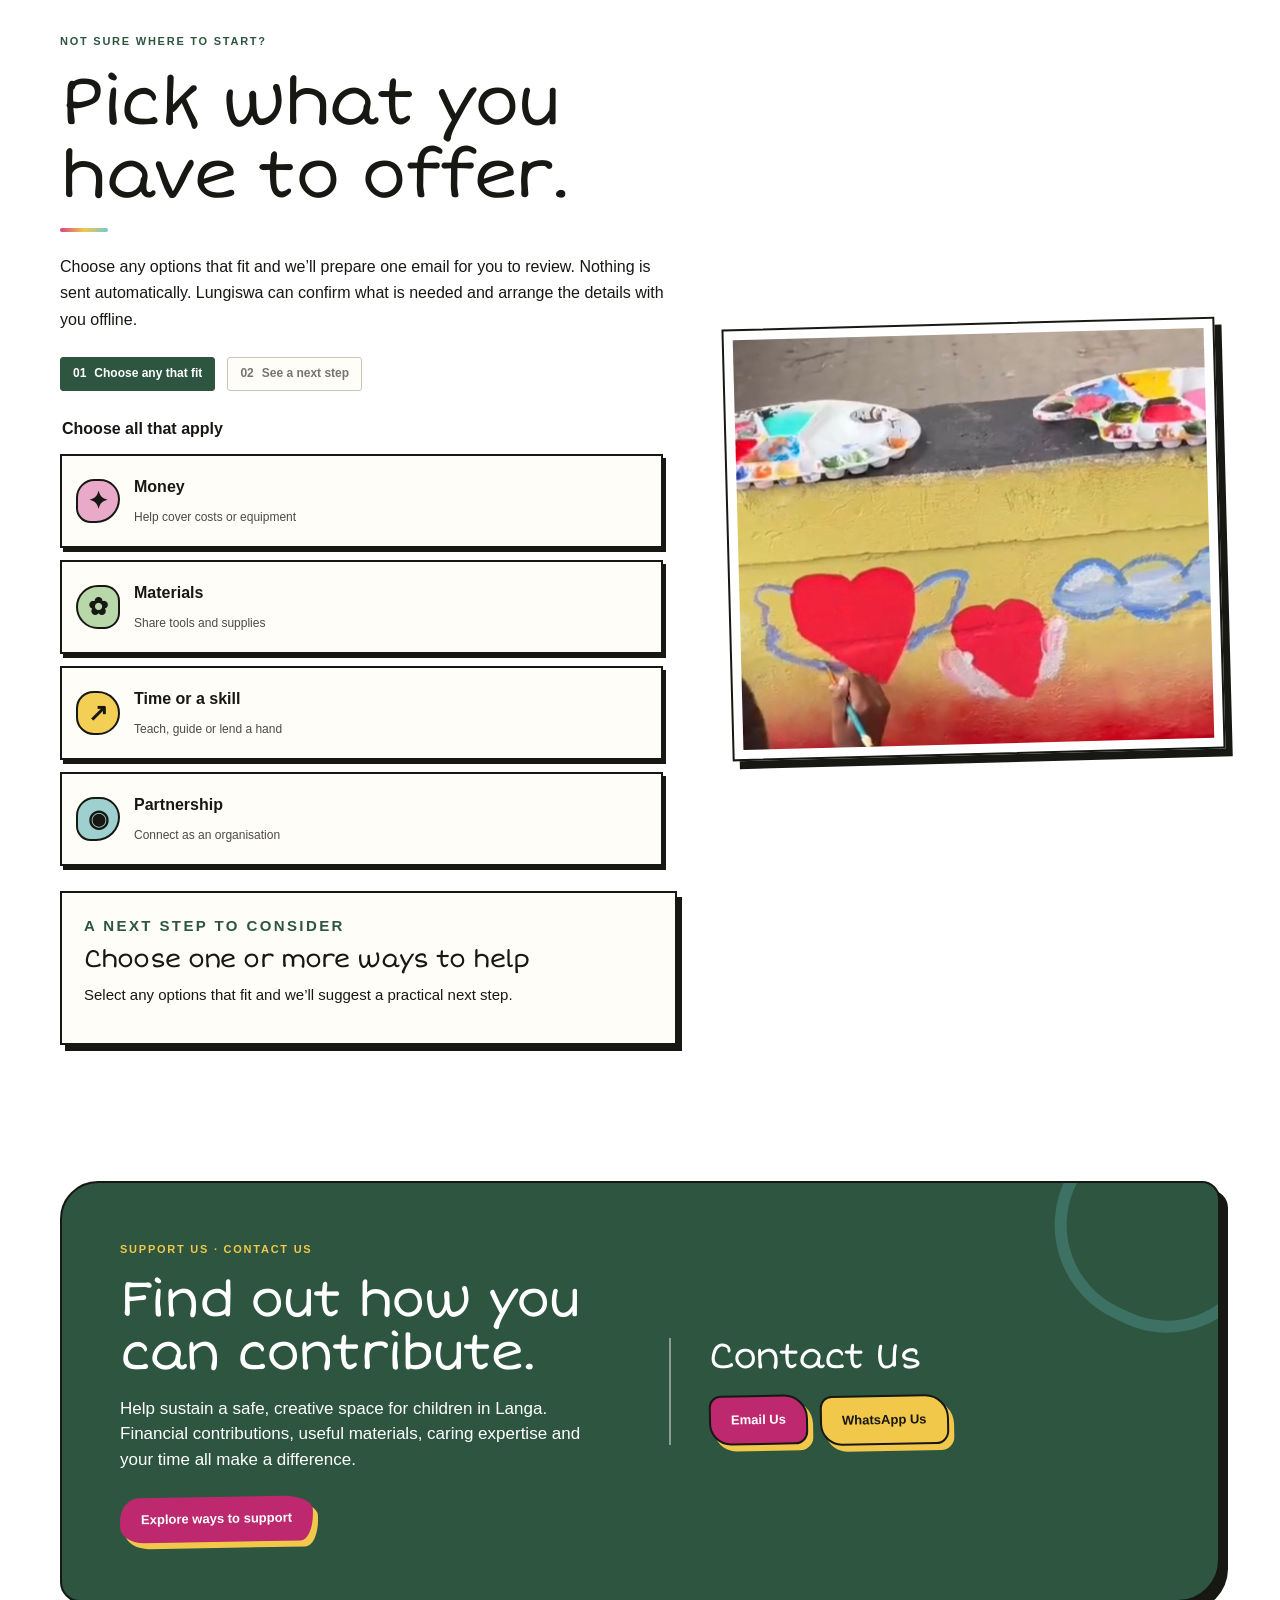
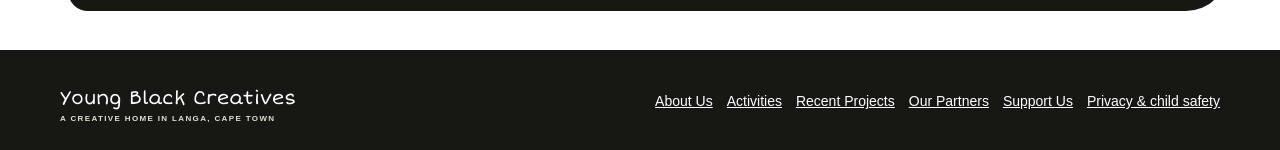
<file: render-site/support-us.html>
<!doctype html>
<html lang="en">
<head>
<link rel="icon" type="image/png" href="assets/young-black-creatives-favicon.png">
<meta charset="utf-8">
<meta name="viewport" content="width=device-width, initial-scale=1">
<meta name="description" content="Find a practical way to support Young Black Creatives with money, materials, time or skills.">
<meta name="theme-color" content="#ffffff">
<title>Support Us | Young Black Creatives</title>
<link rel="stylesheet" href="site.css">
</head>
<body>
<a class="skip-link" href="#main-content">Skip to main content</a>
<header class="site-header"><div class="wrap header-inner"><a class="brand" href="/" aria-label="Young Black Creatives home"><img class="brand-logo" src="assets/young-black-creatives-logo.png" alt="Young Black Creatives"></a><nav class="nav" aria-label="Main navigation"><a class="nav-home" href="index.html" aria-label="Home">Home</a><a href="about-us.html">About Us</a><a href="activities.html">Activities</a><a href="recent-projects.html">Recent Projects</a><a href="our-partners.html">Our Partners</a><a class="nav-cta" href="support-us.html" aria-current="page">Support Us</a></nav></div></header>
<main id="main-content">
<section class="page-hero support-hero"><div class="wrap support-hero-grid"><div><p class="eyebrow">Support Us</p><h1>Make room for more creativity.</h1><p class="lead">Offer money, materials, time or a skill. Choose what feels right and we’ll suggest a useful next step.</p><a class="button support-hero-button" href="#choose-support">Find your way to help</a></div><figure class="support-hero-photo"><img src="assets/images/garden-harvest.jpg" alt="Children's garden harvest of beetroot and leafy greens"></figure></div></section>
<section class="section support-options" id="ways-to-help"><div class="wrap"><p class="eyebrow">A few good ways to show up</p><h2 class="section-title">Give what you can.</h2><div class="support-grid"><article class="support-card"><figure class="support-card-photo"><img src="assets/images/shared-clay-making.jpg" alt="Hands working with clay in a tray in the studio"></figure><h3>Money</h3><p>Help cover studio essentials or equipment for the children’s work. There is no online payment checkout; contact us to discuss current priorities and how a contribution could be used.</p><details><summary>See examples</summary><ul><li>Rent and electricity</li><li>Clay and glaze</li><li>Art supplies and garden materials</li><li>Kilns and a plastic shredder</li></ul></details></article><article class="support-card"><figure class="support-card-photo"><img src="assets/images/earth-paint-palette.jpg" alt="Earth-paint colors, pigment bowls and brushes ready for making"></figure><h3>Materials</h3><p>Share tools and supplies that children can use to make, grow and explore.</p><details><summary>See current needs</summary><ul><li><strong>Clay and ceramics:</strong> Terracotta or white stoneware clay, wooden modeling tools, bright primary underglazes, clear glaze and paintbrushes</li><li><strong>Art supplies:</strong> Sketchbooks, charcoal, paint, pastels, crayons, watercolours, paper and brushes</li><li><strong>For the garden:</strong> Child-sized cotton aprons, trowels, watering cans, vegetable, herb and flower seeds or seedlings, organic potting soil and compost</li><li><strong>For gathering:</strong> Woven harvest baskets and mats for the storytelling circle</li></ul></details></article><article class="support-card"><figure class="support-card-photo"><img src="assets/images/activity-knitting.jpg" alt="An adult guiding children as they learn to knit together"></figure><h3>Time and skills</h3><p>Share a practice, help with a garden session or open a door to a new place.</p><details><summary>See examples</summary><ul><li>Offer a hands-on workshop</li><li>Help with gardening, ceramics, art or storytelling</li><li>Support an outing or learning visit</li><li>Connect the studio with local people and places</li></ul></details></article></div><p class="support-note"><strong>A starting point, not a complete list.</strong> Please email Lungiswa before buying or dropping anything off. She can confirm what is useful and arrange the details with you.</p></div></section>
<section class="section support-picker-section" id="choose-support"><div class="wrap support-picker-layout"><div><p class="eyebrow">Not sure where to start?</p><h2 class="section-title">Pick what you have to offer.</h2><p class="copy">Choose any options that fit and we’ll prepare one email for you to review. Nothing is sent automatically. Lungiswa can confirm what is needed and arrange the details with you offline.</p><div class="support-steps" aria-hidden="true"><span class="support-step-active">01 <b>Choose any that fit</b></span><span id="support-step-two">02 <b>See a next step</b></span></div><form class="support-picker" id="support-picker"><fieldset class="support-choice-set"><legend>Choose all that apply</legend><div class="support-choice-grid"><label class="support-choice"><input type="checkbox" name="support-type" value="money"><span class="support-choice-icon" aria-hidden="true">✦</span><strong>Money</strong><small>Help cover costs or equipment</small></label><label class="support-choice"><input type="checkbox" name="support-type" value="materials"><span class="support-choice-icon" aria-hidden="true">✿</span><strong>Materials</strong><small>Share tools and supplies</small></label><label class="support-choice"><input type="checkbox" name="support-type" value="time"><span class="support-choice-icon" aria-hidden="true">↗</span><strong>Time or a skill</strong><small>Teach, guide or lend a hand</small></label><label class="support-choice"><input type="checkbox" name="support-type" value="organisation"><span class="support-choice-icon" aria-hidden="true">◉</span><strong>Partnership</strong><small>Connect as an organisation</small></label></div></fieldset></form><div class="support-suggestion" id="support-suggestion" aria-live="polite" aria-atomic="true"><p class="eyebrow">A next step to consider</p><h3 id="suggestion-title">Choose an option to get started</h3><p id="suggestion-copy">Select what you have to offer and we’ll suggest a practical way to connect with Lungiswa.</p><a class="button suggestion-contact" id="suggestion-contact" href="mailto:youngblackcreativesct@gmail.com" hidden>Email us about this</a></div></div><figure class="support-picker-photo"><img src="assets/images/mandela-day-painting.jpg" alt="A young artist painting a bright mural in the community"></figure></div></section>
<section class="universal-contact" id="contact"><div class="wrap contact-support-layout"><div class="contact-support-copy"><p class="eyebrow">Support Us · Contact Us</p><h2>Find out how you can contribute.</h2><p>Help sustain a safe, creative space for children in Langa. Financial contributions, useful materials, caring expertise and your time all make a difference.</p><a class="button contact-support-cta" href="#ways-to-help">Explore ways to support</a></div><div class="contact-support-details"><h3>Contact Us</h3><div class="contact-shortcuts"><a class="button contact-email-button" href="mailto:youngblackcreativesct@gmail.com?subject=Young%20Black%20Creatives%20enquiry">Email Us</a><a class="button contact-whatsapp-button" href="https://wa.me/27678185313">WhatsApp Us</a></div></div></div></div></section>
</main>
<footer class="footer"><div class="wrap"><div class="footer-top"><div class="wordmark">Young Black Creatives<small>A creative home in Langa, Cape Town</small></div><nav class="footer-nav" aria-label="Footer navigation"><a href="about-us.html">About Us</a><a href="activities.html">Activities</a><a href="recent-projects.html">Recent Projects</a><a href="our-partners.html">Our Partners</a><a href="support-us.html">Support Us</a><a href="privacy-child-safety.html">Privacy &amp; child safety</a></nav></div></div></footer>
<script>
(() => {
  const choices = [...document.querySelectorAll('input[name="support-type"]')];
  const stepTwo = document.getElementById('support-step-two');
  const output = document.getElementById('support-suggestion');
  const title = document.getElementById('suggestion-title');
  const copy = document.getElementById('suggestion-copy');
  const contact = document.getElementById('suggestion-contact');
  const ideas = {
    money: {
      title: 'Help cover a real programme need',
      copy: 'Ask Lungiswa about studio running costs, ceramics materials or a larger equipment goal. You can also offer to fund a specific item or project.',
      subject: 'I would like to support the programme',
      body: 'Hello Lungiswa,\n\nI would like to support the programme financially. Could you let me know what would be most useful and how to contribute?\n\nThank you.'
    },
    materials: {
      title: 'Check the current materials list first',
      copy: 'Clay, modeling tools, art supplies, seeds, soil and child-sized garden tools are useful starting points. Lungiswa can confirm what is needed and arrange a suitable drop-off.',
      subject: 'I would like to donate materials',
      body: 'Hello Lungiswa,\n\nI would like to offer materials or tools. Could you let me know which items from the current needs list would be most useful and how to arrange them?\n\nThank you.'
    },
    time: {
      title: 'Share something you know how to do',
      copy: 'Suggest a practical session in art, ceramics, gardening, food, storytelling or another skill. Include a little about your experience and when you might be available.',
      subject: 'I would like to offer time or a skill',
      body: 'Hello Lungiswa,\n\nI would like to offer some time or share a skill with the programme. Here is a little about what I could offer: \n\nCould we discuss what might be useful and arrange the details?\n\nThank you.'
    },
    organisation: {
      title: 'Shape a partnership around a shared idea',
      copy: 'A business or organisation could support equipment, host a learning visit, share staff expertise or contribute resources. Start with the idea and what you can offer.',
      subject: 'Partnership enquiry for Young Black Creatives',
      body: 'Hello Lungiswa,\n\nI am interested in exploring a partnership with Young Black Creatives. Here is the idea or support I would like to offer: \n\nCould we discuss what would be useful and arrange the details?\n\nThank you.'
    }
  };
  const updateSuggestion = () => {
    const selected = choices.filter((choice) => choice.checked);
    if (!selected.length) {
      title.textContent = 'Choose one or more ways to help';
      copy.textContent = 'Select any options that fit and we’ll suggest a practical next step.';
      contact.hidden = true;
      stepTwo.classList.remove('support-step-active');
      return;
    }
    const selectedIdeas = selected.map((choice) => ideas[choice.value]);
    const selectedNames = selected.map((choice) => choice.closest('.support-choice').querySelector('strong').textContent);
    title.textContent = selected.length > 1 ? 'Your ways to support' : selectedIdeas[0].title;
    copy.textContent = selectedIdeas.map((idea) => idea.copy).join(' ');
    const subject = selected.length > 1 ? 'I can offer a few kinds of support' : selectedIdeas[0].subject;
    const body = 'Hello Lungiswa,\n\nI would like to offer: ' + selectedNames.join(', ') + '.\n\n' + selectedNames.map((name, index) => name + ': ' + selectedIdeas[index].copy).join('\n\n') + '\n\nCould we discuss what would be most useful and arrange the details?\n\nThank you.';
    contact.href = 'mailto:youngblackcreativesct@gmail.com?subject=' + encodeURIComponent(subject) + '&body=' + encodeURIComponent(body);
    contact.hidden = false;
    stepTwo.classList.add('support-step-active');
  };
  choices.forEach((choice) => choice.addEventListener('change', updateSuggestion));
  updateSuggestion();
})();
</script>
</body>
</html>
</file>
<file: render-site/site.css>
@font-face{font-family:'Short Stack';font-style:normal;font-weight:400;font-display:swap;src:url('assets/fonts/short-stack-regular.ttf') format('truetype')}
:root{--ink:#171713;--paper:#fffdf7;--leaf:#2d5540;--clay:#bd583d;--sun:#f2c84b;--berry:#d84288;--sky:#73c9d4;--purple:#8968b3;--aqua:#37b9b4;--orange:#ee8a37;--stroke:2px solid var(--ink)}*{box-sizing:border-box}html{scroll-behavior:smooth}body{margin:0;background:var(--paper);color:var(--ink);font:16px/1.65 Arial,sans-serif}h1,h2,h3,.wordmark,.hand{font-family:'Short Stack',cursive;font-weight:400;line-height:1.08}h1,h2,h3,p{margin-top:0}h1,h2,h3{letter-spacing:-.035em}.wrap{width:min(1160px,calc(100% - 48px));margin-inline:auto}.eyebrow{font-size:11px;line-height:1.5;font-weight:800;letter-spacing:.16em;text-transform:uppercase;color:var(--leaf);margin:0 0 17px}.site-header{position:relative;z-index:3;background:var(--paper);border-bottom:0}.header-inner{min-height:102px;display:flex;align-items:center;justify-content:space-between;gap:25px}.brand{display:flex;align-items:center;text-decoration:none;color:var(--ink);flex:none}.brand-logo{display:block;width:218px;max-width:100%;max-height:100px;height:auto;object-fit:contain}.wordmark{font-size:17px;line-height:.9}.wordmark small{display:block;font:800 8px/1.7 Arial,sans-serif;letter-spacing:.17em;text-transform:uppercase;margin-top:5px}.nav{display:flex;gap:18px;align-items:center;flex-wrap:wrap}.nav a{font-size:12px;font-weight:800;text-decoration:none;color:var(--ink);border-bottom:2px solid transparent;padding:6px 1px}.nav a:hover,.nav a:focus,.nav a[aria-current="page"]{border-color:var(--berry)}.nav .nav-cta{border:2px solid var(--ink);padding:8px 13px;border-radius:99px}.hero{position:relative;overflow:hidden;background:var(--paper) url('assets/doodle-pattern.svg') center/cover no-repeat;padding:75px 0 82px;isolation:isolate}.hero:before{content:"";position:absolute;z-index:-1;inset:0;background:linear-gradient(90deg,rgba(255,253,247,.97),rgba(255,253,247,.87) 58%,rgba(255,253,247,.5))}.hero-grid{display:grid;grid-template-columns:1.1fr .9fr;align-items:center;gap:32px}.hero h1{font-size:clamp(46px,7vw,84px);max-width:690px;margin:0 0 19px}.hero h1 .pink{color:var(--berry)}.hero h1 .green{color:var(--leaf)}.hero-lede{font:clamp(20px,2.4vw,27px)/1.42 Arial,sans-serif;max-width:620px}.quote{border-left:6px solid var(--berry);padding:7px 0 7px 17px;margin:27px 0 0;font:italic 18px/1.45 Arial,sans-serif}.quote cite{display:block;font:800 11px/1.7 Arial,sans-serif;letter-spacing:.13em;text-transform:uppercase;margin-top:6px}.button{display:inline-block;background:var(--ink);color:#fff;text-decoration:none;border:2px solid var(--ink);border-radius:99px;padding:12px 19px;font:800 13px/1.3 Arial,sans-serif;transition:transform .15s}.button:hover{transform:translateY(-2px)}.button.outline{background:transparent;color:var(--ink)}.button.sun{background:var(--sun);color:var(--ink)}.button-row{display:flex;gap:11px;flex-wrap:wrap;margin-top:23px}.section{padding:86px 0}.section-title{font-size:clamp(39px,5.7vw,68px);max-width:850px;margin:0 0 22px}.lead{font:clamp(19px,2.3vw,26px)/1.5 Arial,sans-serif;max-width:850px}.copy{max-width:790px}.scribble-band{background:#f5eddc;position:relative;overflow:hidden}.scribble-band:after{content:"";position:absolute;right:-60px;top:50px;width:210px;height:210px;border:9px solid var(--sky);border-radius:47% 53% 38% 62%;transform:rotate(16deg);opacity:.55;pointer-events:none}.three-cards{display:grid;grid-template-columns:repeat(3,1fr);gap:19px;margin-top:34px}.color-card{padding:24px;border:var(--stroke);box-shadow:5px 6px 0 var(--ink);min-height:210px}.color-card:nth-child(1){background:var(--sun);transform:rotate(-.7deg)}.color-card:nth-child(2){background:#b9d8aa;transform:rotate(.6deg)}.color-card:nth-child(3){background:#e9aaca;transform:rotate(-.4deg)}.color-card h3{font-size:23px;margin:0 0 10px}.color-card p{font-size:14px;line-height:1.55;margin:0}.card-symbol{font-size:32px;line-height:1;margin-bottom:14px}.photo-frame{border:7px solid white;box-shadow:7px 8px 0 var(--ink);background:white;transform:rotate(2deg);margin:0}.photo-frame img{width:100%;height:100%;object-fit:cover;display:block}.about-grid,.approach-grid,.partner-grid{display:grid;grid-template-columns:1fr .9fr;align-items:center;gap:48px}.about-grid .photo-frame img{height:380px}.highlight{background:var(--leaf);color:var(--paper)}.highlight .eyebrow{color:var(--sun)}.highlight .photo-frame{transform:rotate(-2deg)}.highlight .photo-frame img{height:355px}.highlight .section-title{max-width:700px}.feature-list{display:grid;gap:15px;margin:26px 0 0;padding:0;list-style:none}.feature-list li{border-left:4px solid var(--sun);padding:4px 0 4px 15px}.community-photo-grid,.gallery-grid{display:grid;grid-template-columns:repeat(3,1fr);gap:17px;margin-top:31px}.gallery-card{margin:0;border:var(--stroke);background:white;box-shadow:4px 5px 0 var(--ink)}.gallery-card img{display:block;width:100%;height:285px;object-fit:cover}.gallery-card figcaption{padding:11px 13px;font-size:13px;font-weight:700}.activities-list{display:grid;grid-template-columns:repeat(2,1fr);gap:16px;margin:30px 0}.activity-item{padding:21px;border:var(--stroke);background:#fff;box-shadow:4px 4px 0 var(--ink)}.activity-item:nth-child(4n+1){background:#fae9ac}.activity-item:nth-child(4n+2){background:#eec2d7}.activity-item:nth-child(4n+3){background:#c4e7e7}.activity-item:nth-child(4n+4){background:#d5dfb6}.activity-item h3{font-size:22px;margin:0 0 8px}.activity-item p{font-size:14px;margin:0}.quote-panel{background:var(--sun);padding:26px;border:var(--stroke);box-shadow:5px 6px 0 var(--ink);font:italic 19px/1.45 Arial,sans-serif}.partner-card{padding:22px;border:var(--stroke);background:white;box-shadow:4px 5px 0 var(--ink)}.partner-card h3{font-size:22px;margin:0 0 8px}.partner-card p{font-size:14px;margin:0}.support-grid{display:grid;grid-template-columns:repeat(3,1fr);gap:17px;margin:32px 0}.support-card{padding:25px 21px;border:var(--stroke);box-shadow:5px 6px 0 var(--ink);min-height:265px}.support-card:nth-child(1){background:#f4cf55}.support-card:nth-child(2){background:#9ed0cf}.support-card:nth-child(3){background:#e8a8ca}.support-card h3{font-size:24px;margin:0 0 11px}.support-card p{font-size:14px}.support-card ul{padding-left:18px;font-size:13px;line-height:1.55}.cta-band{padding:64px 0;background:var(--sky)}.cta-band h2{font-size:clamp(38px,5.7vw,65px);max-width:720px}.cta-band p{max-width:690px;font:20px/1.45 Arial,sans-serif}.footer{background:var(--ink);color:var(--paper);padding:40px 0 24px}.footer-top{display:flex;align-items:flex-start;justify-content:space-between;gap:28px}.footer .wordmark{font-size:19px}.footer .wordmark small{color:#e2dfd4}.footer-nav{display:flex;flex-wrap:wrap;gap:14px}.footer-nav a{color:var(--paper);font-size:12px}.footer-bottom{margin-top:28px;padding-top:17px;border-top:1px solid #6e6d65;font-size:11px;color:#d1d0c8}.contact-placeholder{font-size:13px;margin-top:14px}.page-hero{padding:65px 0 58px;background:#f5eddc url('assets/doodle-pattern.svg') center/cover no-repeat;position:relative;isolation:isolate}.page-hero:before{content:"";position:absolute;z-index:-1;inset:0;background:rgba(255,253,247,.78)}.page-hero h1{font-size:clamp(48px,7vw,82px);max-width:900px;margin:0 0 18px}.page-hero .lead{max-width:830px;margin-bottom:0}.photo-note{font-size:11px;color:#555;margin-top:19px}
@media(max-width:820px){.hero-grid,.about-grid,.approach-grid,.partner-grid{grid-template-columns:1fr;gap:24px}.hero{padding:56px 0}.three-cards,.support-grid{grid-template-columns:1fr}.color-card,.support-card{min-height:auto}.gallery-card img{height:230px}.community-photo-grid,.gallery-grid{grid-template-columns:repeat(2,1fr)}.gallery-card:last-child{grid-column:auto}.footer-top{flex-direction:column}.highlight .photo-frame{max-width:520px}.about-grid .photo-frame img,.highlight .photo-frame img{height:290px}}
@media(max-width:560px){.wrap{width:min(100% - 34px,560px)}.header-inner{padding:12px 0 15px;align-items:flex-start;flex-direction:column;gap:13px}.brand-logo{width:210px;max-width:min(210px,62vw)}.nav{gap:8px 14px}.nav a{font-size:11px}.hero h1{font-size:clamp(43px,13vw,68px)}.section{padding:66px 0}.three-cards{gap:15px}.activities-list{grid-template-columns:1fr}.community-photo-grid,.gallery-grid{grid-template-columns:1fr 1fr;gap:12px}.gallery-card img{height:190px}.gallery-card figcaption{font-size:11px;padding:9px}.page-hero{padding:50px 0 43px}.support-grid{gap:15px}.footer-nav{gap:10px}.cta-band{padding:54px 0}}
@media(prefers-reduced-motion:reduce){html{scroll-behavior:auto}.button{transition:none}}
.founder-section{background:#fffdf7}.founder-grid{display:grid;grid-template-columns:1.05fr .95fr;align-items:center;gap:54px}.founder-copy .section-title{font-size:clamp(40px,5.4vw,64px)}.founder-copy p:not(.eyebrow):not(.lead){max-width:690px}.founder-portraits{position:relative;min-height:520px}.founder-portrait{position:absolute;margin:0;padding:8px;background:#fff;border:2px solid var(--ink);box-shadow:7px 8px 0 var(--ink)}.founder-portrait img{display:block;width:100%;height:100%;object-fit:cover}.founder-portrait-main{inset:0 12% 8% 0;transform:rotate(-2deg)}.founder-portrait-main img{object-position:57% center}.founder-portrait-detail{width:39%;height:37%;right:0;bottom:0;transform:rotate(3deg)}.founder-portrait-detail img{object-position:center 35%}
@media(max-width:820px){.founder-grid{grid-template-columns:1fr;gap:30px}.founder-portraits{width:min(100%,580px);min-height:490px;margin-inline:auto}}
@media(max-width:560px){.founder-portraits{min-height:380px}.founder-portrait{padding:5px}.founder-portrait-main{inset:0 10% 8% 0}.founder-portrait-detail{width:42%;height:36%}}
.nav .nav-cta{background:var(--sun);padding:12px 19px;border:2px solid var(--ink);border-radius:9px 22px 9px 22px;box-shadow:3px 3px 0 var(--ink);font-size:14px}.nav .nav-cta:hover,.nav .nav-cta:focus{background:var(--berry);transform:translateY(-2px)}
.home-hero{background:var(--paper);padding:66px 0 74px}.home-hero:before{display:none}.home-hero .hero-grid{grid-template-columns:1fr 1fr;gap:56px}.home-hero h1{font-size:clamp(48px,6.2vw,76px)}.home-hero .hero-lede{font-size:clamp(19px,2vw,23px)}.home-primary{background:var(--berry);color:var(--ink);padding:16px 24px;font-size:15px;border-radius:9px 25px 9px 25px;box-shadow:4px 4px 0 var(--ink)}.home-primary:hover{background:var(--sun)}.home-feature-photo{margin:0;padding:9px;background:white;border:2px solid var(--ink);box-shadow:8px 9px 0 var(--ink);transform:rotate(1.5deg)}.home-feature-photo img{display:block;width:100%;height:clamp(310px,38vw,460px);object-fit:cover;object-position:center 38%}.home-purpose{padding-top:58px;padding-bottom:65px}.home-purpose .section-title{font-size:clamp(38px,5vw,58px)}.home-pillars{display:grid;grid-template-columns:repeat(3,1fr);gap:27px;margin:30px 0 20px}.home-pillars article{padding-top:15px;border-top:4px solid var(--berry)}.home-pillars article:nth-child(2){border-color:var(--sun)}.home-pillars article:nth-child(3){border-color:var(--leaf)}.home-pillars h3{font-size:24px;margin:0 0 8px}.home-pillars p{font-size:15px;line-height:1.55;margin:0}.text-link{display:inline-block;margin-top:7px;color:var(--ink);font-size:14px;font-weight:800;text-decoration-thickness:2px;text-underline-offset:4px}.text-link span{color:var(--berry);font-size:19px}.home-community{padding:48px 0;background:#f5eddc}.home-community-inner{display:grid;grid-template-columns:1fr 1fr auto;align-items:center;gap:30px}.home-community h2{font-size:clamp(31px,4vw,46px);margin:0}.home-community-inner>p{font-size:15px;margin:0}.home-community-link{background:var(--leaf);border-color:var(--leaf);white-space:nowrap}
.partner-feature{display:grid;grid-template-columns:.7fr 1.3fr;align-items:center;gap:36px;margin-top:38px}.partner-logo-card{display:flex;align-items:center;justify-content:center;min-height:180px;padding:20px;background:#fff;border:2px solid var(--ink);box-shadow:5px 6px 0 var(--ink)}.partner-logo-card img{display:block;width:100%;max-width:300px;height:auto}.partner-feature-copy h3{font-size:30px;margin-bottom:12px}.partner-feature-copy p:last-child{margin-bottom:0}.partner-visit-photos{display:grid;grid-template-columns:repeat(2,1fr);gap:18px;margin-top:28px}.partner-visit-photos .gallery-card img{height:320px}
@media(max-width:820px){.home-hero .hero-grid{grid-template-columns:1fr;gap:34px}.home-feature-photo{width:min(100%,580px);margin-inline:auto}.home-feature-photo img{height:390px}.home-community-inner{grid-template-columns:1fr;gap:15px}.home-community-link{justify-self:start}.partner-feature{grid-template-columns:1fr;gap:24px}.partner-logo-card{width:min(100%,420px);min-height:145px}.partner-visit-photos .gallery-card img{height:260px}}
@media(max-width:560px){.home-hero{padding:46px 0 54px}.home-feature-photo img{height:310px}.home-pillars{grid-template-columns:1fr;gap:17px}.home-pillars article{padding-top:12px}.home-community{padding:38px 0}.partner-visit-photos{grid-template-columns:1fr}.partner-visit-photos .gallery-card img{height:280px}.nav .nav-cta{padding:10px 15px}}
.home-hero{background:#fff4c9 url('assets/doodle-pattern.svg') center/cover no-repeat}.home-hero:before{display:block;background:linear-gradient(90deg,rgba(255,248,220,.94),rgba(255,248,220,.82) 55%,rgba(255,248,220,.5))}
.founder-section{background:linear-gradient(rgba(255,249,231,.88),rgba(255,249,231,.88)),url('assets/doodle-pattern.svg') center/cover no-repeat}.founder-source{font-size:13px;font-weight:700}.founder-source a{color:var(--leaf);text-underline-offset:4px}
.activity-feature{padding:54px 0;background:linear-gradient(rgba(248,229,236,.86),rgba(248,229,236,.86)),url('assets/doodle-pattern.svg') center/cover no-repeat}.activity-feature-grid{display:grid;grid-template-columns:.85fr 1.15fr;align-items:center;gap:45px}.activity-feature-photo{margin:0;padding:9px;background:#fff;border:2px solid var(--ink);box-shadow:7px 8px 0 var(--ink);transform:rotate(-2deg)}.activity-feature-photo img{display:block;width:100%;max-height:430px;object-fit:cover}.activity-feature h2{font-size:clamp(36px,5vw,58px);margin:0 0 14px}.activity-feature p:last-child{font-size:17px;max-width:580px;margin:0}
.practice-cards{display:grid;grid-template-columns:repeat(2,1fr);gap:22px;margin-top:32px}.practice-card{overflow:hidden;background:#fff;border:2px solid var(--ink);box-shadow:5px 6px 0 var(--ink);transform:rotate(-.4deg)}.practice-card:nth-child(2){background:#f9dfec;transform:rotate(.5deg)}.practice-card figure{height:230px;margin:0;border-bottom:2px solid var(--ink);overflow:hidden}.practice-card figure img{width:100%;height:100%;object-fit:cover;display:block}.practice-card>div{padding:21px}.practice-card h3{font-size:25px;margin:0 0 9px}.practice-card p{font-size:15px;line-height:1.55;margin:0}
.support-card-photo{height:160px;margin:-25px -21px 20px;overflow:hidden;border-bottom:2px solid var(--ink)}.support-card-photo img{display:block;width:100%;height:100%;object-fit:cover;transition:transform .35s}.support-card:hover .support-card-photo img{transform:scale(1.04)}.support-card{overflow:hidden}.support-contact{background:var(--leaf);color:var(--paper)}.support-contact .eyebrow{color:var(--sun)}.support-contact .button{background:var(--sun);color:var(--ink);border-color:var(--ink)}
.partner-feature{padding:24px;background:linear-gradient(rgba(244,230,215,.9),rgba(244,230,215,.9)),url('assets/doodle-pattern.svg') center/cover no-repeat;border:2px solid var(--ink);box-shadow:5px 6px 0 var(--ink)}.partner-logo-card{box-shadow:none}.partner-feature-copy .eyebrow{color:#8d4b34}
@media(max-width:820px){.activity-feature-grid{grid-template-columns:1fr;gap:28px}.activity-feature-photo{width:min(100%,520px);margin-inline:auto}.practice-cards{grid-template-columns:1fr}.practice-card figure{height:260px}}
@media(max-width:560px){.activity-feature{padding:42px 0}.activity-feature-photo img{max-height:350px}.practice-card figure{height:220px}.support-card-photo{height:185px}}

/* Recent projects timeline */
.activity-path { padding-top: 1rem; }
.activity-path-inner { display:flex; align-items:center; justify-content:space-between; gap:2rem; padding:2.2rem; border-radius:2rem 1rem 2rem 1rem; background:var(--pink, #e83d97); color:#201b1b; }
.activity-path-inner h2 { max-width:32rem; margin:.2rem 0 .7rem; font-size:clamp(1.8rem,3.6vw,2.8rem); }
.activity-path-inner p { max-width:38rem; margin:0; }
.activity-path-inner .button { flex:0 0 auto; background:#fffdf7; color:#201b1b; }
.timeline-hero { background:linear-gradient(110deg, #fff3c4 0 53%, #f5cbe0 53%); }
.timeline-section { padding-bottom:2rem; }
.timeline-intro { max-width:45rem; margin:0 auto 3.5rem; text-align:center; }
.project-timeline { position:relative; display:grid; gap:2.7rem; }
.project-timeline::before { position:absolute; top:1rem; bottom:1rem; left:50%; width:3px; border-radius:3px; background:linear-gradient(#e83d97,#e6b84f,#4f6957,#55bfc0); content:""; transform:translateX(-50%); }
.timeline-entry { position:relative; display:grid; grid-template-columns:1fr 1fr; align-items:center; min-height:18rem; }
.timeline-date { z-index:1; grid-column:1; grid-row:1; justify-self:end; margin-right:-1.2rem; padding:.7rem 1rem; border:3px solid #fffdf7; border-radius:2rem; background:#e83d97; color:#201b1b; font-weight:800; letter-spacing:.08em; box-shadow:0 0 0 2px #e83d97; }
.timeline-card { grid-column:2; grid-row:1; display:grid; grid-template-columns:minmax(10rem,.8fr) minmax(15rem,1.2fr); overflow:hidden; border:1px solid #e9dfd2; border-radius:1.2rem 2rem 1.2rem 2rem; background:#fffdf7; box-shadow:0 12px 35px #4e3b2314; }
.timeline-image { margin:0; min-height:18rem; }
.timeline-image img { width:100%; height:100%; min-height:18rem; object-fit:cover; }
.timeline-copy { align-self:center; padding:1.4rem; }
.timeline-copy h3 { margin:.1rem 0 .6rem; font-size:1.55rem; }
.timeline-copy p { margin:.5rem 0; }
.timeline-entry:nth-child(even) .timeline-date { grid-column:2; justify-self:start; margin-left:-1.2rem; margin-right:0; background:#f4cb59; box-shadow:0 0 0 2px #f4cb59; }
.timeline-entry:nth-child(even) .timeline-card { grid-column:1; }
.timeline-tags { display:flex; flex-wrap:wrap; gap:.45rem; margin-top:1rem; }
.timeline-tags span { display:inline-block; padding:.32rem .65rem; border-radius:2rem; background:#dbf0e7; font-size:.78rem; font-weight:700; }
.timeline-entry:nth-child(3n) .timeline-date { background:#65c7c3; box-shadow:0 0 0 2px #65c7c3; }
.timeline-gallery { background:#f9f2e5; }
.partner-spotlight { display:grid; grid-template-columns:minmax(10rem,.65fr) 1.35fr; align-items:center; gap:2rem; max-width:52rem; margin:2rem auto; padding:1.5rem; border-radius:1.5rem; background:#fff8e6; }
.partner-spotlight h3 { margin:.1rem 0 .5rem; }
@media (max-width:800px) {
  .activity-path-inner { align-items:flex-start; flex-direction:column; }
  .project-timeline::before { left:1rem; }
  .timeline-entry { display:block; padding-left:2.4rem; }
  .timeline-date { display:table; margin:0 0 .8rem -.35rem; }
  .timeline-card { grid-template-columns:1fr; }
  .timeline-image,.timeline-image img { height:15rem; min-height:15rem; }
}
@media (max-width:560px) {
  .partner-spotlight { grid-template-columns:1fr; }
  .partner-spotlight .partner-logo-card { max-width:15rem; }
}

.about-approach { background:linear-gradient(rgba(255,243,196,.84),rgba(255,243,196,.84)),url('assets/doodle-pattern.svg') center/cover no-repeat; }
.about-approach-intro { max-width:52rem; margin:0 auto 2.5rem; }
.about-approach .practice-card:nth-child(2) { transform:rotate(.5deg); }

.partner-paths { background:linear-gradient(rgba(245,237,220,.93),rgba(245,237,220,.93)),url('assets/doodle-pattern.svg') center/cover no-repeat; }
.partner-path-grid { display:grid; grid-template-columns:repeat(2,minmax(0,1fr)); gap:24px; margin-top:32px; }
.partner-path-card { position:relative; padding:30px; border:2px solid var(--ink); box-shadow:6px 7px 0 var(--ink); }
.partner-path-individual { background:#f1c7dc; transform:rotate(-.5deg); }
.partner-path-corporate { background:#f4cf55; transform:rotate(.5deg); }
.partner-path-card h3 { font-size:clamp(25px,3vw,34px); margin:0 0 12px; }
.partner-path-card p { max-width:34rem; }
.partner-path-card ul { margin:1rem 0 0; padding-left:1.2rem; }
.partner-path-card li { padding:.32rem 0; }
.partner-path-mark { display:inline-flex; align-items:center; justify-content:center; width:42px; height:42px; margin-bottom:13px; border:2px solid var(--ink); border-radius:50%; background:#fffdf7; font-size:24px; }
.partner-contact { background:var(--leaf); color:var(--paper); }
.partner-contact .eyebrow { color:var(--sun); }
.partner-contact .button { margin:0 .55rem .5rem 0; background:var(--sun); color:var(--ink); border-color:var(--ink); }
.partner-contact .partner-phone { background:#f1c7dc; }
.partner-contact-links { display:flex; flex-wrap:wrap; margin-top:1.3rem; }
.partner-contact-detail { margin:.7rem 0 0; font-size:14px!important; }
.partner-contact-detail a { color:var(--paper); }
@media(max-width:700px) { .partner-path-grid { grid-template-columns:1fr; } .partner-path-card { transform:none; } }

.support-hero { background:linear-gradient(105deg,#fff3c4 0 59%,#d9eeeb 59%); }
.support-hero-grid { display:grid; grid-template-columns:1.1fr .9fr; align-items:center; gap:48px; }
.support-hero h1 { max-width:700px; }
.support-hero-button { margin-top:1rem; background:var(--berry); color:var(--ink); border-radius:10px 24px 10px 24px; box-shadow:4px 4px 0 var(--ink); }
.support-hero-photo,.support-picker-photo { margin:0; padding:9px; background:#fff; border:2px solid var(--ink); box-shadow:7px 8px 0 var(--ink); transform:rotate(1.5deg); }
.support-hero-photo img { display:block; width:100%; height:350px; object-fit:cover; }
.support-options { padding-top:62px; }
.support-card { padding-bottom:23px; }
.support-card details { margin-top:1rem; padding-top:.7rem; border-top:1px solid #28251e66; }
.support-card summary { cursor:pointer; font-weight:800; font-size:13px; }
.support-card details ul { margin-bottom:0; }
.support-note { max-width:790px; margin-top:24px; font-size:14px; }
.support-picker-section { background:#f5eddc; }
.support-picker-layout { display:grid; grid-template-columns:1fr .8fr; gap:50px; align-items:center; }
.support-picker { display:grid; grid-template-columns:1fr auto; gap:10px 14px; align-items:end; max-width:670px; margin:25px 0; }
.support-picker label { grid-column:1 / -1; font-weight:800; }
.support-picker select { min-width:0; width:100%; padding:13px 15px; border:2px solid var(--ink); border-radius:8px; background:#fffdf7; color:var(--ink); font:16px Arial,sans-serif; }
.support-picker .button { cursor:pointer; }
.support-suggestion { max-width:670px; padding:22px; border:2px solid var(--ink); background:#fffdf7; box-shadow:5px 6px 0 var(--ink); }
.support-suggestion h3 { font-size:25px; margin:0 0 10px; }
.support-suggestion p { font-size:15px; }
.suggestion-contact { background:var(--berry); color:var(--ink); }
.support-picker-photo { transform:rotate(-1.5deg); }
.support-picker-photo img { display:block; width:100%; height:410px; object-fit:cover; }
.support-contact-links { display:flex; flex-wrap:wrap; gap:10px; margin-top:1.2rem; }
.support-contact .support-phone { background:#e9aaca; color:var(--ink); }
.support-email { margin:1rem 0 0!important; font-size:14px!important; }
.support-email a { color:var(--paper); }
@media(max-width:820px) { .support-hero-grid,.support-picker-layout { grid-template-columns:1fr; gap:30px; }.support-hero-photo,.support-picker-photo { width:min(100%,600px); margin-inline:auto; }.support-picker-photo img { height:350px; } }
@media(max-width:560px) { .support-hero { background:#fff3c4; }.support-hero-photo img,.support-picker-photo img { height:270px; }.support-picker { grid-template-columns:1fr; }.support-picker label { grid-column:auto; }.support-contact-links { align-items:flex-start; flex-direction:column; } }
.home-hero h1 .make { color:var(--berry); }
.home-hero h1 .belong { color:var(--leaf); }
.home-hero h1 .grow { color:var(--clay); }

.mandela-quote-section { padding:16px 0 36px; background:var(--paper); }
.mandela-quote-card { position:relative; display:grid; grid-template-columns:auto 1fr auto; align-items:center; gap:1.2rem; overflow:hidden; padding:clamp(25px,5vw,52px); border:2px solid var(--ink); border-radius:44px 18px 48px 20px; background:var(--sun); box-shadow:7px 8px 0 var(--ink); }
.mandela-quote-mark { align-self:start; color:var(--berry); font:clamp(90px,13vw,160px)/.8 'Short Stack',cursive; }
.mandela-quote-card blockquote { position:relative; z-index:1; margin:0; }
.mandela-quote-card blockquote p { max-width:850px; margin:0 0 20px; font:clamp(25px,4vw,48px)/1.22 'Short Stack',cursive; }
.mandela-quote-card blockquote p span { color:#a92363; text-decoration:none; }
.mandela-quote-card cite { display:block; font:800 13px/1.4 Arial,sans-serif; letter-spacing:.12em; text-transform:uppercase; font-style:normal; }
.mandela-quote-spark { align-self:end; color:var(--leaf); font-size:clamp(34px,5vw,64px); transform:rotate(-12deg); }
@media(max-width:600px) { .mandela-quote-section { padding:8px 0 25px; }.mandela-quote-card { grid-template-columns:auto 1fr; gap:.5rem; padding:25px 20px; border-radius:30px 14px 32px 16px; }.mandela-quote-mark { font-size:76px; }.mandela-quote-spark { grid-column:2; justify-self:end; font-size:30px; margin-top:-1.6rem; } }

.home-support-section { padding:42px 0 66px; background:#f5eddc; }
.home-support-box { position:relative; display:flex; align-items:center; justify-content:space-between; gap:2rem; overflow:hidden; padding:clamp(28px,5vw,52px); border:2px solid var(--ink); border-radius:38px 18px 42px 20px; background:var(--sun); box-shadow:7px 8px 0 var(--ink); }
.home-support-box:after { position:absolute; right:21%; top:-65px; width:185px; height:185px; border:12px solid #d8428833; border-radius:45% 55% 62% 38%; content:""; transform:rotate(22deg); pointer-events:none; }
.home-support-box>div { position:relative; z-index:1; max-width:700px; }
.home-support-box .eyebrow { margin-bottom:10px; }
.home-support-box h2 { margin:0 0 12px; font-size:clamp(30px,4.5vw,52px); }
.home-support-box p:not(.eyebrow) { max-width:700px; margin:0; font-size:17px; }
.home-support-button { position:relative; z-index:1; flex:none; background:#b92e70; border-color:#8a1f54; color:#fff; padding:15px 22px; white-space:nowrap; }
.home-support-button:hover { background:#a92363; color:#fff; }
@media(max-width:760px) { .home-support-box { align-items:flex-start; flex-direction:column; gap:1.4rem; }.home-support-box:after { right:-30px; } }
.timeline-image-collage { display:grid; grid-template-columns:1.15fr .85fr; grid-template-rows:1fr 1fr; gap:5px; overflow:hidden; background:#f5eddc; }
.timeline-image-collage img { display:block; width:100%; height:100%; min-height:0; object-fit:cover; }
.timeline-image-collage img:first-child { grid-column:1; grid-row:1 / span 2; }
.timeline-image-collage img:nth-child(2) { grid-column:2; grid-row:1; }
.timeline-image-collage img:nth-child(3) { grid-column:2; grid-row:2; }
@media(max-width:800px) { .timeline-image-collage { height:17rem!important; min-height:17rem!important; } }
.timeline-image-pair { display:grid; grid-template-columns:1fr 1fr; height:18rem; min-height:18rem; overflow:hidden; }
.timeline-image-pair img { display:block; width:100%; height:18rem; min-height:0; object-fit:cover; }
.timeline-image-collage { height:18rem; min-height:18rem; }
@media(max-width:800px) { .timeline-image-pair { height:15rem; min-height:15rem; }.timeline-image-pair img { height:15rem; }.timeline-image-collage { height:17rem; min-height:17rem; } }

/* Hand-cut, colorful CTA shapes to echo the studio's playful visual language. */
.button {
  position:relative;
  border-radius:19px 29px 13px 24px / 23px 14px 27px 16px;
  box-shadow:5px 6px 0 var(--sun);
  transform:rotate(-1deg);
  transition:transform .18s ease, box-shadow .18s ease, background-color .18s ease;
}
.button:hover { transform:translateY(-2px) rotate(1deg); box-shadow:6px 7px 0 var(--berry); }
.button.sun { box-shadow:5px 6px 0 var(--berry); }
.button.sun:hover { box-shadow:6px 7px 0 var(--leaf); }
.home-primary,.support-hero-button,.suggestion-contact {
  border-radius:19px 29px 13px 24px / 23px 14px 27px 16px;
  box-shadow:5px 6px 0 var(--sun);
  color:#fff;
}
.home-primary:hover,.support-hero-button:hover,.suggestion-contact:hover { background:#a92363; box-shadow:6px 7px 0 var(--leaf); color:#fff; }
.nav .nav-cta { border-radius:12px 21px 9px 19px / 18px 11px 20px 13px; box-shadow:4px 4px 0 var(--berry); transform:rotate(-1deg); }
.nav .nav-cta:hover,.nav .nav-cta:focus { color:#fff; transform:translateY(-2px) rotate(1deg); box-shadow:5px 5px 0 var(--leaf); }
.button:focus-visible,.nav .nav-cta:focus-visible { outline:3px solid var(--leaf); outline-offset:5px; }
@media(prefers-reduced-motion:reduce) { .button,.nav .nav-cta { transition:none; } }
.skip-link { position:absolute; z-index:100; top:12px; left:12px; padding:12px 18px; transform:translateY(-160%); border:2px solid var(--ink); border-radius:10px 18px 8px 16px; background:var(--sun); color:var(--ink); font-weight:800; }
.skip-link:focus { transform:translateY(0); }
a:focus-visible,button:focus-visible,summary:focus-visible,select:focus-visible { outline:3px solid var(--leaf); outline-offset:4px; }
.nav a { font-size:13px; }
.footer-nav a { font-size:14px; }
.activity-item h3 { font-size:24px; }
.activity-item p { font-size:16px; line-height:1.7; }
.support-card p { font-size:16px; line-height:1.65; }
.support-card summary { font-size:15px; }
.support-card ul { font-size:15px; line-height:1.65; }
.support-note { font-size:16px; line-height:1.65; }
.about-principles { margin-top:34px; }
.about-principles .color-card { min-height:235px; }
.about-work-grid { display:grid; grid-template-columns:1.05fr .95fr; align-items:center; gap:52px; }
.about-work-photo { margin:0; padding:9px; background:#fff; border:2px solid var(--ink); box-shadow:7px 8px 0 var(--ink); transform:rotate(1.5deg); }
.about-work-photo img { display:block; width:100%; height:420px; object-fit:cover; }
.about-approach-intro .button { margin-top:10px; }
@media(max-width:820px) { .about-work-grid { grid-template-columns:1fr; gap:32px; }.about-work-photo { width:min(100%,600px); margin-inline:auto; }.about-work-photo img { height:360px; } }
@media(max-width:760px) { .about-principles { grid-template-columns:1fr; }.about-principles .color-card { min-height:0; } }

.founder-interview{display:grid;grid-template-columns:minmax(0,.8fr) minmax(0,1.2fr);align-items:center;gap:32px;margin-top:56px;padding:28px;background:#fff;border:2px solid var(--ink);border-radius:28px;box-shadow:7px 8px 0 var(--ink)}
.founder-interview-copy .section-title{margin-bottom:12px}
.founder-interview-video,.founder-interview-poster{display:block;width:100%;max-height:560px;aspect-ratio:16/9;background:#171717;border-radius:20px;overflow:hidden}.founder-interview-video{border:0}.founder-interview-poster{position:relative;text-decoration:none}.founder-interview-poster img{display:block;width:100%;height:100%;object-fit:cover}.founder-interview-play{position:absolute;top:50%;left:50%;display:grid;width:72px;height:72px;place-items:center;padding-left:5px;transform:translate(-50%,-50%);border:2px solid #fff;border-radius:50%;background:var(--berry);color:#fff;font:700 26px/1 Arial,sans-serif;box-shadow:4px 5px 0 var(--ink)}.founder-interview-poster:focus-visible{outline:3px solid var(--leaf);outline-offset:5px}
@media(max-width:820px){.founder-interview{grid-template-columns:1fr;gap:18px;margin-top:36px;padding:18px}.founder-interview-video{aspect-ratio:16/9}}

.home-projects{background:#fff9e9;padding-top:72px;padding-bottom:74px}
.home-projects .section-title{margin-bottom:30px}
.home-project-grid{display:grid;grid-template-columns:repeat(3,minmax(0,1fr));gap:22px}
.home-project-card{display:block;padding:10px 10px 16px;background:#fff;border:2px solid var(--ink);color:var(--ink);text-decoration:none;box-shadow:5px 6px 0 var(--ink);transition:transform .16s,box-shadow .16s}
.home-project-card:hover{transform:translateY(-4px);box-shadow:7px 10px 0 var(--ink)}
.home-project-card:focus-visible{outline:4px solid var(--berry);outline-offset:4px}
.home-project-card img{display:block;width:100%;height:235px;object-fit:cover}
.home-project-date{display:block;margin:15px 3px 4px;color:var(--leaf);font-size:12px;font-weight:800;letter-spacing:.08em;text-transform:uppercase}
.home-project-card h3{margin:0 3px;font-size:clamp(20px,2.3vw,27px)}
.home-project-link{margin-top:30px;background:var(--berry);color:#fff;border-color:var(--ink);border-radius:12px 25px 11px 24px;box-shadow:4px 4px 0 var(--ink)}
@media(max-width:820px){.home-project-grid{grid-template-columns:repeat(2,minmax(0,1fr))}.home-project-card img{height:210px}}
@media(max-width:560px){.home-project-grid{grid-template-columns:1fr;gap:17px}.home-project-card img{height:250px}.home-projects{padding-top:56px;padding-bottom:58px}}

.activity-path-inner{background:#a52360;color:#fff}
.activity-path-inner .eyebrow,.activity-path-inner h2,.activity-path-inner p{color:#fff}
.activity-path-inner .button{background:var(--sun);color:var(--ink);border-color:var(--ink)}
.activity-path-inner .button:hover{background:#f7d96c}

/* Dated project photo archive and accessible full-size viewer */
.project-photo-gallery{background:#f9f2e5}
.gallery-intro{margin-top:-8px;margin-bottom:30px}
.project-photo-grid{display:grid;grid-template-columns:repeat(4,minmax(0,1fr));gap:22px}
.project-photo-card{margin:0;background:#fff;border:2px solid var(--ink);box-shadow:5px 5px 0 var(--ink);transform:rotate(-.35deg)}
.project-photo-card:nth-child(3n+2){transform:rotate(.45deg)}
.project-photo-link{display:block;position:relative;overflow:hidden;background:#e9e1d2;aspect-ratio:4/3}
.project-photo-link img{display:block;width:100%;height:100%;object-fit:cover;transition:transform .25s ease}
.project-photo-link:hover img,.project-photo-link:focus-visible img{transform:scale(1.045)}
.photo-expand{position:absolute;right:9px;bottom:9px;border-radius:4px;background:var(--berry);color:#fff;padding:7px 10px;font:700 12px/1.2 Arial,sans-serif}
.project-photo-card figcaption{display:grid;gap:5px;padding:13px 14px 16px}
.project-photo-card figcaption time,.lightbox-caption time{font:800 11px/1.3 Arial,sans-serif;letter-spacing:.1em;text-transform:uppercase;color:var(--leaf)}
.project-photo-card figcaption strong{font-size:17px;line-height:1.2}
.project-photo-card figcaption span{font:13px/1.4 Arial,sans-serif;color:#45443e}
.project-photo-link:focus-visible,.lightbox-close:focus-visible,.lightbox-step:focus-visible{outline:4px solid #1769aa;outline-offset:3px;z-index:1}
.photo-lightbox{width:min(96vw,1200px);max-width:none;max-height:96vh;padding:12px;background:#171713;color:#fff;border:3px solid #fff;box-shadow:0 15px 70px #0009}
.photo-lightbox::backdrop{background:#10100ee8}
.lightbox-toolbar{display:flex;justify-content:flex-end}
.lightbox-close,.lightbox-step{font:700 15px/1 Arial,sans-serif;border:2px solid white;background:var(--berry);color:#fff;cursor:pointer;min-width:48px;min-height:48px}
.lightbox-close{padding:0 15px;border-radius:18px}
.lightbox-stage{display:grid;grid-template-columns:54px minmax(0,1fr) 54px;align-items:center;gap:8px}
.lightbox-image{display:block;max-width:100%;max-height:76vh;width:auto;height:auto;object-fit:contain;margin:auto}
.lightbox-step{border-radius:50%;font-size:28px}
.lightbox-caption{display:grid;gap:5px;max-width:800px;margin:12px auto 4px;text-align:center}
.lightbox-caption time{color:#f4cf55}
.lightbox-caption strong{font:700 20px/1.3 Arial,sans-serif}
.lightbox-caption span{font:14px/1.45 Arial,sans-serif;color:#f1eee5}
@media(max-width:900px){.project-photo-grid{grid-template-columns:repeat(3,minmax(0,1fr))}}
@media(max-width:620px){.project-photo-grid{grid-template-columns:repeat(2,minmax(0,1fr));gap:15px}.project-photo-card figcaption{padding:10px}.project-photo-card figcaption strong{font-size:15px}.project-photo-card figcaption span{font-size:12px}.photo-lightbox{padding:8px}.lightbox-stage{grid-template-columns:42px minmax(0,1fr) 42px;gap:4px}.lightbox-step{min-width:40px;min-height:40px;font-size:24px}.lightbox-image{max-height:72vh}}
@media(max-width:390px){.project-photo-grid{grid-template-columns:1fr}}
@media(prefers-reduced-motion:reduce){.project-photo-link img{transition:none}}

/* Partner page: visual story first, then the wider network */
.partners-honest{background:#fffdf7}
.partners-section-heading{max-width:850px;margin:0 auto 32px;text-align:center}
.partners-section-heading .section-title{margin-inline:auto}
.partners-section-heading .copy{margin-inline:auto}
.honest-photo-grid{display:grid;grid-template-columns:1.15fr .85fr;grid-template-rows:repeat(2,minmax(190px,1fr));gap:16px;max-width:1000px;margin:auto}
.partner-photo{margin:0;position:relative;overflow:hidden;min-height:205px;background:#e8dfd2;border:3px solid #fff;box-shadow:5px 6px 0 var(--ink)}
.partner-photo-wide{grid-row:span 2}
.partner-photo img{display:block;width:100%;height:100%;min-height:205px;object-fit:cover}
.partner-photo-wide img{min-height:430px}
.partner-photo figcaption{position:absolute;left:12px;bottom:12px;padding:8px 12px;border-radius:4px;background:#171713e8;color:#fff;font:700 13px/1.3 Arial,sans-serif}
.honest-logo-tile{display:flex;align-items:center;justify-content:center;flex-direction:column;gap:12px;margin:0;padding:20px;background:#f4e6d7;border:2px solid var(--ink);box-shadow:5px 6px 0 var(--ink);text-align:center}
.honest-logo-tile img{display:block;max-width:220px;width:70%;height:auto}
.honest-logo-tile span{font:700 13px/1.4 Arial,sans-serif}
.partners-story-link{display:table;margin:32px auto 0;background:var(--berry);border-color:var(--berry);color:#fff}
.partners-network{background:#f7f0e4}
.partners-intro{margin-bottom:32px}
.partners-card-grid{display:grid;grid-template-columns:repeat(3,minmax(0,1fr));gap:22px;align-items:stretch}
.network-card{display:flex;flex-direction:column;min-width:0;background:#fff;border:2px solid var(--ink);box-shadow:5px 6px 0 var(--ink);overflow:hidden;transform:rotate(-.25deg)}
.network-card:nth-child(3n+2){transform:rotate(.35deg)}
.network-card>img{display:block;width:100%;height:210px;object-fit:cover}
.network-card-copy{padding:20px 21px 23px;flex:1}
.network-card-copy .eyebrow{margin-bottom:9px}
.network-card-copy h3{font-size:25px;line-height:1.12;margin:0 0 10px}
.network-card-copy p:not(.eyebrow){font:15px/1.55 Arial,sans-serif;margin:0 0 14px}
.network-card-copy a{display:inline-block;color:#174c3a;font:700 13px/1.4 Arial,sans-serif;text-decoration-thickness:2px;text-underline-offset:3px}
.network-card-sanusi{background:#f1c7dc}
.partner-symbol{display:inline-flex;align-items:center;justify-content:center;width:44px;height:44px;margin-bottom:12px;border-radius:50%;background:#fff;border:2px solid var(--ink);font-size:26px}
.partner-note{margin:28px 0 0;font:13px/1.5 Arial,sans-serif;color:#55534c}
@media(max-width:900px){.partners-card-grid{grid-template-columns:repeat(2,minmax(0,1fr))}}
@media(max-width:620px){.honest-photo-grid{grid-template-columns:1fr;grid-template-rows:auto}.partner-photo-wide{grid-row:auto}.partner-photo-wide img{min-height:260px}.honest-photo-grid .partner-photo:not(.partner-photo-wide) img{height:250px}.honest-logo-tile{min-height:160px}.partners-card-grid{grid-template-columns:1fr}.network-card{transform:none}.network-card>img{height:240px}}

/* Interactive support chooser */
.support-steps{display:flex;gap:12px;flex-wrap:wrap;margin:24px 0 18px;font:700 12px/1.3 Arial,sans-serif;color:#77756d}
.support-steps span{display:flex;align-items:center;gap:8px;padding:8px 12px;border:1px solid #c9c4b8;border-radius:3px;background:#fffdf7}
.support-steps b{font-weight:700}
.support-steps .support-step-active{background:var(--leaf);border-color:var(--leaf);color:#fff}
.support-choice-set{border:0;padding:0;margin:0}
.support-choice-set legend{font-weight:800;margin-bottom:12px}
.support-choice-grid{display:grid;grid-template-columns:repeat(2,minmax(0,1fr));gap:12px}
.support-choice{position:relative;display:grid;grid-template-columns:46px 1fr;grid-template-rows:auto auto;column-gap:12px;align-items:center;min-height:94px;padding:14px;background:#fffdf7;border:2px solid var(--ink);box-shadow:3px 4px 0 var(--ink);cursor:pointer;transition:transform .15s ease,background-color .15s ease,box-shadow .15s ease}
.support-choice:hover{transform:translateY(-3px) rotate(-.5deg);box-shadow:5px 7px 0 var(--ink)}
.support-choice input{position:absolute;inset:0;width:100%;height:100%;margin:0;opacity:0;cursor:pointer}
.support-choice:has(input:checked){background:#fae9ac;outline:3px solid var(--berry);outline-offset:2px}
.support-choice:has(input:focus-visible){outline:4px solid #1769aa;outline-offset:4px;z-index:1}
.support-choice-icon{grid-row:span 2;display:grid;place-items:center;width:44px;height:44px;border:2px solid var(--ink);border-radius:48% 52% 62% 38%;background:#e9aaca;font-size:24px}
.support-choice:nth-child(2) .support-choice-icon{background:#b9d8aa;border-radius:58% 42% 42% 58%}
.support-choice:nth-child(3) .support-choice-icon{background:#f4cf55;border-radius:44% 56% 55% 45%}
.support-choice:nth-child(4) .support-choice-icon{background:#9ed0cf}
.support-choice strong{font-size:16px;line-height:1.2}
.support-choice small{font:12px/1.35 Arial,sans-serif;color:#4c4a43}
.support-suggestion{margin-top:22px;transition:background-color .2s ease}
.support-suggestion .eyebrow{margin-bottom:8px}
.support-suggestion p:not(.eyebrow){font:15px/1.55 Arial,sans-serif}
.support-suggestion .button[hidden]{display:none}
.suggestion-contact{background:var(--berry);border-color:var(--berry);color:white}
@media(max-width:560px){.support-choice-grid{grid-template-columns:1fr}.support-choice{min-height:78px}.support-steps{gap:8px}.support-steps span{font-size:11px;padding:7px 9px}}
@media(prefers-reduced-motion:reduce){.support-choice{transition:none}}

/* Shared contact box across every page */
.universal-contact{background:var(--leaf);color:var(--paper)}
.universal-contact .eyebrow{color:var(--sun)}
.universal-contact h2{max-width:780px}
.universal-contact> .wrap > p:not(.eyebrow){max-width:690px;font:20px/1.5 Arial,sans-serif}
.contact-methods{display:flex;flex-wrap:wrap;gap:16px;margin-top:25px}
.contact-method{display:flex;flex-direction:column;align-items:flex-start;gap:9px;min-width:250px;padding:14px 16px;border:1px solid #ffffff80;border-radius:8px;background:#ffffff12}
.universal-contact .contact-method .button{margin:0;background:var(--sun);color:var(--ink);border:2px solid var(--ink)}
.universal-contact .contact-method .contact-phone-button{background:#e9aaca}
.contact-address{color:#fff;font:700 14px/1.4 Arial,sans-serif;text-decoration:underline;text-underline-offset:3px;overflow-wrap:anywhere}
.contact-method span.contact-address{text-decoration:none}
@media(max-width:560px){.contact-methods{display:grid;grid-template-columns:1fr}.contact-method{min-width:0}}

/* One shared support and contact destination at the end of every page */
.universal-contact{padding:clamp(42px,6vw,76px) 0;background:var(--leaf);color:var(--paper)}
.contact-support-layout{display:grid;grid-template-columns:1fr 1fr;gap:clamp(28px,5vw,64px);align-items:center}
.contact-support-copy{padding:clamp(20px,4vw,42px);background:var(--sun);color:var(--ink);border:2px solid var(--ink);box-shadow:7px 8px 0 var(--ink);transform:rotate(-.5deg)}
.contact-support-copy .eyebrow{color:#4c3f22}
.contact-support-copy h2{font-size:clamp(36px,5vw,58px);line-height:1.03;margin:0 0 16px}
.contact-support-copy p:not(.eyebrow){font:17px/1.5 Arial,sans-serif}
.contact-support-cta{background:var(--berry);color:#fff;border-color:var(--berry);margin-top:8px}
.contact-support-details h3{font-size:clamp(26px,3vw,36px);margin:0 0 10px}
.contact-support-details>p{font:16px/1.5 Arial,sans-serif}
.contact-support-details .eyebrow{color:var(--sun)}
.contact-methods{display:flex;flex-wrap:wrap;gap:12px;margin-top:20px}
.contact-method{display:flex;flex-direction:column;align-items:flex-start;gap:9px;min-width:230px;padding:13px 14px;border:1px solid #ffffff80;border-radius:8px;background:#ffffff12}
.universal-contact .contact-method .button{margin:0;background:var(--sun);color:var(--ink);border:2px solid var(--ink)}
.universal-contact .contact-method .contact-phone-button{background:#e9aaca}
.contact-address{color:#fff;font:700 14px/1.4 Arial,sans-serif;text-decoration:underline;text-underline-offset:3px;overflow-wrap:anywhere}
.contact-method span.contact-address{text-decoration:none}
@media(max-width:800px){.contact-support-layout{grid-template-columns:1fr}.contact-support-copy{max-width:700px}.contact-support-details{max-width:700px}}
@media(max-width:560px){.contact-methods{display:grid;grid-template-columns:1fr}.contact-method{min-width:0}}

.enrol-interest{padding:54px 0;background:#e9aaca}
.enrol-interest-inner{display:flex;align-items:center;justify-content:space-between;gap:30px;padding:28px 32px;background:#fffdf7;border:2px solid var(--ink);border-radius:2.5rem 1.2rem 2.5rem 1.8rem;box-shadow:7px 8px 0 var(--ink)}
.enrol-interest-inner h2{max-width:700px;font-size:clamp(32px,4.8vw,54px);line-height:1.05;margin:0 0 12px}
.enrol-interest-inner p:not(.eyebrow){max-width:690px;font:17px/1.5 Arial,sans-serif;margin:0}
.enrol-interest-button{flex:none;background:var(--berry);color:#fff;border-color:var(--berry);padding:15px 22px}
@media(max-width:650px){.enrol-interest-inner{align-items:flex-start;flex-direction:column;padding:23px}.enrol-interest-button{white-space:normal}}

.mandela-quote-card blockquote p .mandela-quote-end { display:inline-block; margin-left:.08em; color:var(--berry); font:1.2em/0.8 'Short Stack',cursive; vertical-align:top; text-decoration:none; }

/* Keep the portrait garden photo focused on the children and planting wall */
.timeline-entry#vertical-garden-2026 .timeline-image img{object-position:center 28%}
.project-photo-card:nth-child(2) .project-photo-link img{object-position:center 28%}

/* Keep contribution and contact actions inside one shared panel */
.universal-contact{padding:48px 0;background:#f5eddc}
.contact-support-layout{position:relative;isolation:isolate;overflow:hidden;grid-template-columns:1fr 1fr;gap:clamp(28px,5vw,58px);padding:clamp(28px,5vw,58px);border:2px solid var(--ink);border-radius:38px 18px 42px 20px;background:var(--leaf);box-shadow:8px 9px 0 var(--ink)}
.contact-support-layout::after{position:absolute;z-index:-1;right:-52px;top:-67px;width:190px;height:190px;border:12px solid var(--sky);border-radius:43% 57% 49% 51%;opacity:.24;content:"";transform:rotate(25deg)}
.contact-support-copy{padding:0;background:transparent;color:var(--paper);border:0;box-shadow:none;transform:none}
.contact-support-copy .eyebrow{color:var(--sun)}
.contact-support-copy h2{font-size:clamp(34px,4vw,52px)}
.contact-support-copy p:not(.eyebrow){font:17px/1.5 Arial,sans-serif}
.contact-support-details{padding-left:clamp(18px,3vw,38px);border-left:2px solid #ffffff70}
.contact-support-details h3{max-width:480px}
.contact-support-details>p{max-width:500px}
.contact-method{min-width:0;padding:0;border:0;border-radius:0;background:transparent}
.universal-contact .contact-method .button{min-height:46px}
@media(max-width:800px){.contact-support-layout{grid-template-columns:1fr;gap:22px}.contact-support-details{padding:20px 0 0;border-left:0;border-top:2px solid #ffffff70}}
@media(max-width:560px){.universal-contact{padding:34px 0}.contact-support-layout{padding:23px 20px;border-radius:28px 15px 30px 16px}}

.contact-support-details{padding-left:clamp(18px,3vw,38px);border-left:2px solid #ffffff70}
.contact-support-details h3{margin-bottom:18px}
.contact-shortcuts{display:flex;flex-wrap:wrap;gap:12px}
.universal-contact .contact-shortcuts .button{display:inline-flex;align-items:center;justify-content:center;min-height:50px;padding:13px 20px;border-radius:12px 24px 13px 22px;text-decoration:none;font-weight:800}
.universal-contact .contact-shortcuts .contact-email-button{background:var(--berry);color:#fff;border-color:var(--ink)}
.universal-contact .contact-shortcuts .contact-whatsapp-button{background:var(--sun);color:var(--ink);border-color:var(--ink)}
@media(max-width:800px){.contact-support-details{padding:20px 0 0;border-left:0;border-top:2px solid #ffffff70}}

.nav a.nav-home{padding:7px 14px;border:2px solid var(--ink);border-radius:10px 23px 10px 23px;background:var(--sun);color:var(--ink)}
.nav a.nav-home:hover,.nav a.nav-home:focus-visible,.nav a.nav-home[aria-current="page"]{border-color:var(--berry);background:#f7d96c;color:var(--ink)}

.current-sponsor-section{padding:38px 0;background:#f5eddc}
.current-sponsor-card{display:grid;grid-template-columns:minmax(180px,.55fr) 1.45fr;align-items:center;gap:30px;max-width:980px;padding:20px 24px;background:#fffdf7;border:2px solid var(--ink);border-radius:25px 14px 28px 16px;box-shadow:6px 7px 0 var(--ink)}
.current-sponsor-card figure{margin:0;overflow:hidden;border:2px solid var(--ink)}
.current-sponsor-card img{display:block;width:100%;height:220px;object-fit:cover;object-position:center 38%}
.current-sponsor-card .eyebrow{margin-bottom:8px;color:var(--leaf)}
.current-sponsor-card h2{font-size:clamp(30px,4vw,44px);margin:0 0 9px}
.current-sponsor-card p:not(.eyebrow){max-width:590px;font:16px/1.5 Arial,sans-serif}
.current-sponsor-link{background:var(--berry);color:#fff;border-color:var(--berry)}
@media(max-width:620px){.current-sponsor-card{grid-template-columns:1fr;padding:18px;gap:18px}.current-sponsor-card img{height:260px}}

.nav a.nav-home{padding:6px 1px;border:0;border-radius:0;background:transparent;color:var(--ink)}
.nav a.nav-home:hover,.nav a.nav-home:focus-visible,.nav a.nav-home[aria-current="page"]{border:0;border-bottom:2px solid var(--berry);background:transparent;color:var(--ink)}

/* Accessibility refinements: strong focus indicators and readable white text on pink actions. */
:root{--berry-deep:#bd286e}
a:focus-visible,button:focus-visible,summary:focus-visible,input:focus-visible,select:focus-visible{outline:3px solid var(--ink);outline-offset:3px;box-shadow:0 0 0 6px var(--sun)}
.home-primary,.home-project-link,.photo-expand,.lightbox-close,.lightbox-step,.partners-story-link,.suggestion-contact,.contact-support-cta,.enrol-interest-button,.universal-contact .contact-shortcuts .contact-email-button,.current-sponsor-link{background:var(--berry-deep);color:#fff}
.partners-story-link,.suggestion-contact,.contact-support-cta,.current-sponsor-link{border-color:var(--berry-deep)}
.home-enrollment{padding:44px 0;background:#f5eddc}
.home-enrollment-inner{display:flex;align-items:center;justify-content:space-between;gap:26px;padding:28px clamp(22px,4vw,42px);background:#fffdf7;border:2px solid var(--ink);border-radius:34px 18px 38px 16px;box-shadow:7px 8px 0 var(--ink)}
.home-enrollment-inner h2{max-width:720px;font-size:clamp(30px,4vw,48px);margin:0 0 10px}
.home-enrollment-inner p:not(.eyebrow){max-width:680px;font:17px/1.5 Arial,sans-serif;margin:0}
.home-enrollment-button{flex:none;background:var(--berry-deep);color:#fff;border-color:var(--berry-deep)}
.privacy-content{background:#fffdf7}
.privacy-layout{display:grid;grid-template-columns:repeat(2,minmax(0,1fr));gap:24px}
.privacy-layout article{padding:25px;background:#fff;border:2px solid var(--ink);box-shadow:5px 6px 0 var(--ink);border-radius:8px 22px 9px 18px}
.privacy-layout article:last-child{grid-column:1/-1}
.privacy-layout h2{font-size:clamp(24px,3vw,34px);margin:0 0 12px}
.privacy-layout p{max-width:760px;font:16px/1.65 Arial,sans-serif}
.privacy-contact-links{display:flex;flex-wrap:wrap;gap:18px}
.privacy-contact-links a{color:var(--leaf);font-weight:800;text-underline-offset:4px}
@media(max-width:720px){.home-enrollment-inner{align-items:flex-start;flex-direction:column}.privacy-layout{grid-template-columns:1fr}.privacy-layout article:last-child{grid-column:auto}}
.activities-list{grid-template-columns:repeat(3,minmax(0,1fr));gap:22px;align-items:stretch}
.activity-photo-card{overflow:hidden;border:2px solid var(--ink);background:#fff;box-shadow:5px 6px 0 var(--ink)}
.activity-photo-card:nth-child(3n+2){background:#fae9ac}
.activity-photo-card:nth-child(3n){background:#eec2d7}
.activity-photo-card figure{margin:0;border-bottom:2px solid var(--ink);background:#f5eddc}
.activity-photo-card figure img{display:block;width:100%;height:auto;aspect-ratio:4/3;object-fit:cover;object-position:center}
.activity-photo-card:nth-child(1) figure img{object-position:60% center}
.activity-photo-card:nth-child(2) figure img{object-position:center 55%}
.activity-photo-card:nth-child(4) figure img{object-position:center 36%}
.activity-photo-card:nth-child(7) figure img{object-position:center 45%}
.activity-photo-card figcaption{padding:8px 14px;background:var(--paper);font-size:13px;line-height:1.45;font-weight:700}
.activity-photo-card>div{padding:20px}
.activity-photo-card h3{margin:0 0 9px;font-size:23px}
.activity-photo-card p{margin:0;font-size:16px;line-height:1.65}
@media(max-width:900px){.activities-list{grid-template-columns:repeat(2,minmax(0,1fr))}}

/* Use white as the page canvas; retain the brand colors on cards and calls to action. */
:root{--paper:#fff}
body,.site-header,.founder-section,.scribble-band,.home-community,.home-support-section,.home-projects,.project-photo-gallery,.timeline-gallery,.partners-honest,.partners-network,.support-picker-section,.universal-contact,.current-sponsor-section,.home-enrollment,.privacy-content{background-color:#fff}
.hero,.home-hero,.page-hero{background-color:#fff}
.hero:before{background:linear-gradient(90deg,rgba(255,255,255,.97),rgba(255,255,255,.87) 58%,rgba(255,255,255,.5))}
.page-hero:before{background:rgba(255,255,255,.82)}
.home-hero{background-image:url('assets/doodle-pattern.svg')}
.home-hero:before{background:linear-gradient(90deg,rgba(255,255,255,.96),rgba(255,255,255,.88) 55%,rgba(255,255,255,.6))}
.timeline-hero{background:linear-gradient(110deg,#fff 0 53%,#f5cbe0 53%)}
.support-hero{background:linear-gradient(105deg,#fff 0 59%,#d9eeeb 59%)}
.support-picker-section,.home-community,.home-support-section,.home-projects,.project-photo-gallery,.timeline-gallery,.partners-network,.universal-contact,.current-sponsor-section,.home-enrollment{background-color:#fff}
.timeline-image-collage,.activity-photo-card figure{background:#fff}
@media(max-width:560px){.activities-list{grid-template-columns:1fr}}

/* Keep section canvases white while preserving color on cards and controls. */
section[class]{background:#fff}
section[class]::before{background:none}
.highlight{background:#fff;color:var(--ink)}
.highlight .eyebrow{color:var(--leaf)}

/* White section canvas with the colorful doodles still visible on the homepage. */
.hero.home-hero{background-color:#fff;background-image:url('assets/doodle-pattern.svg');}
.hero.home-hero::before{background:rgba(255,255,255,.16)}

/* Keep the hero doodles decorative and give its text a clean, readable wash. */
.hero.home-hero::before{background:rgba(255,255,255,.78)}

/* Restore the doodle artwork on interior page heroes over a white canvas. */
section.page-hero{background:#fff url('assets/doodle-pattern.svg') center/cover no-repeat}
section.page-hero::before{background:rgba(255,255,255,.78)}

/* White section canvases, separated with light rules, spacing and small brand accents. */
main>section[class]{background-color:#fff}
main>section+section{border-top:1px solid #e6e2d9}
main>.section{padding-block:clamp(60px,7vw,88px)}
.section-title::after{content:"";display:block;width:48px;height:4px;margin-top:15px;border-radius:99px;background:linear-gradient(90deg,var(--berry),var(--sun),var(--sky))}

/* Remove section-wide rules; retain spacing and heading accents. */
main>section+section{border-top:0}
</file>
